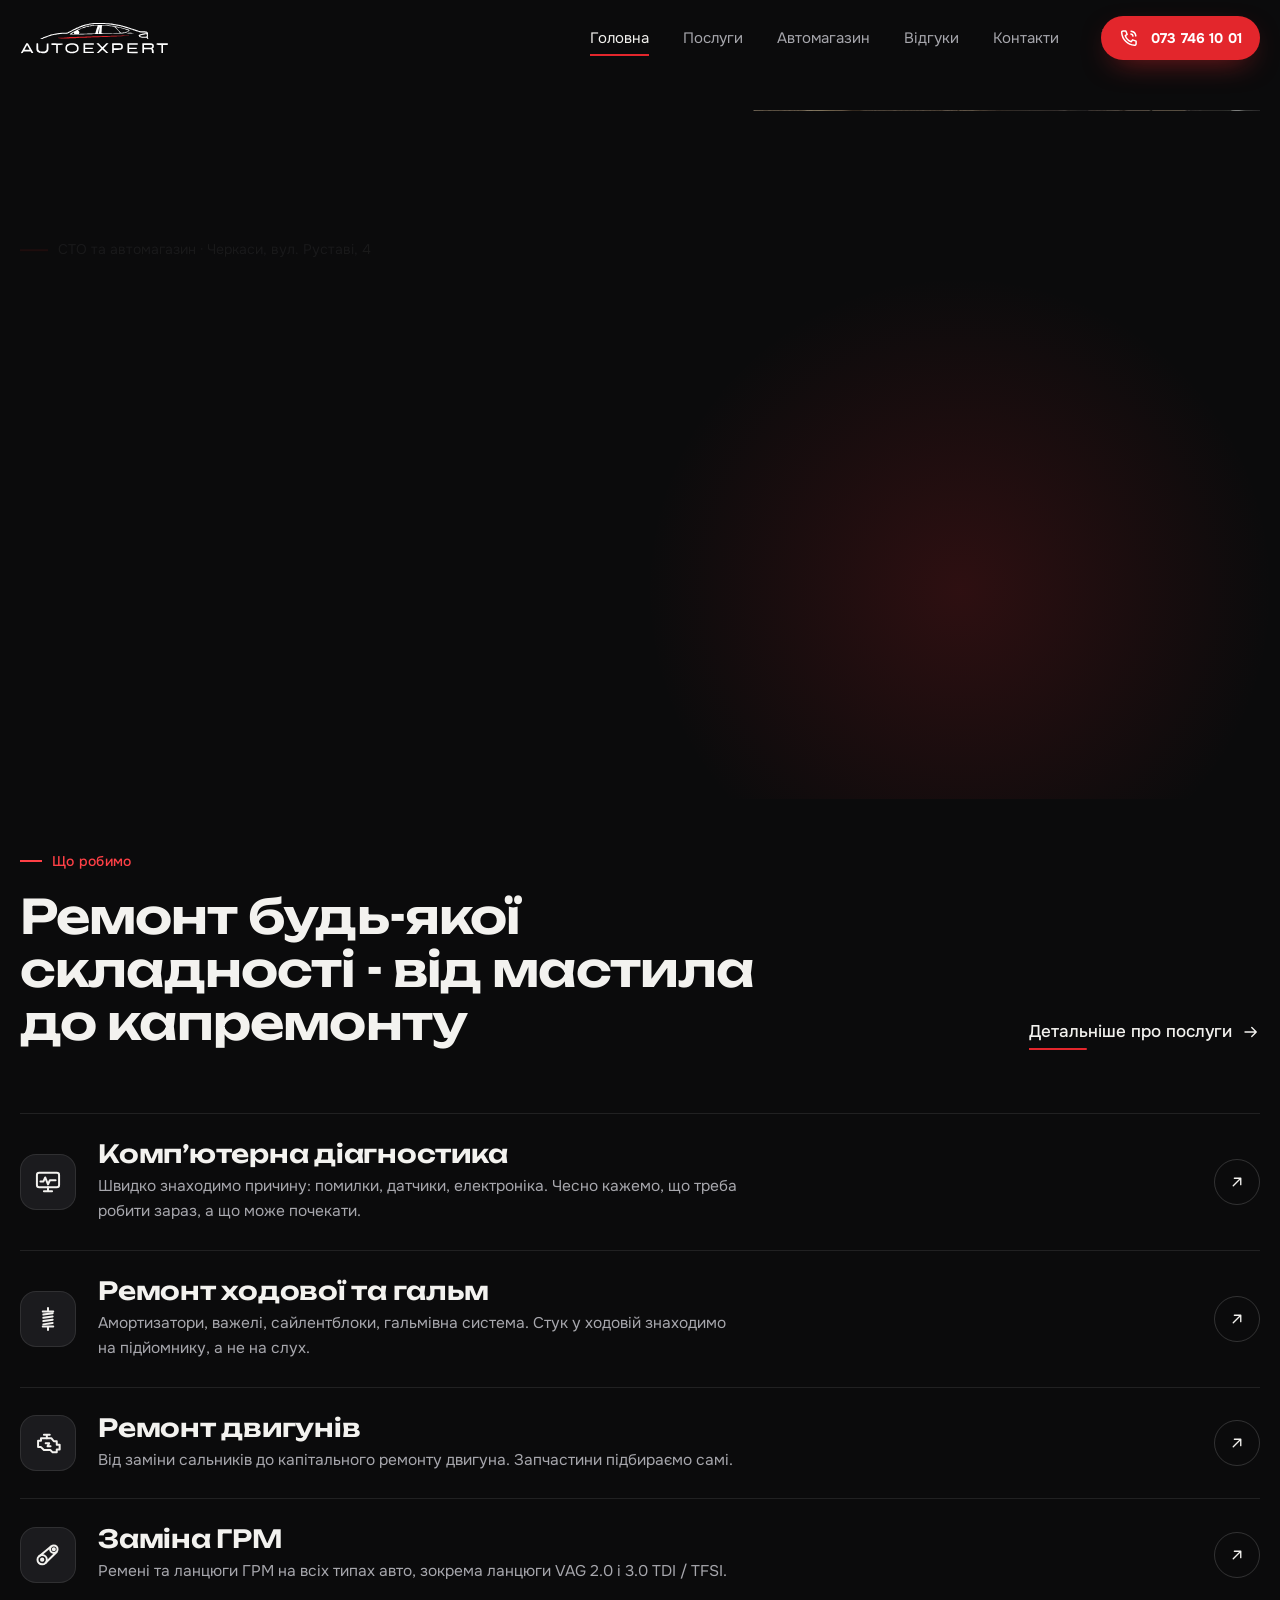
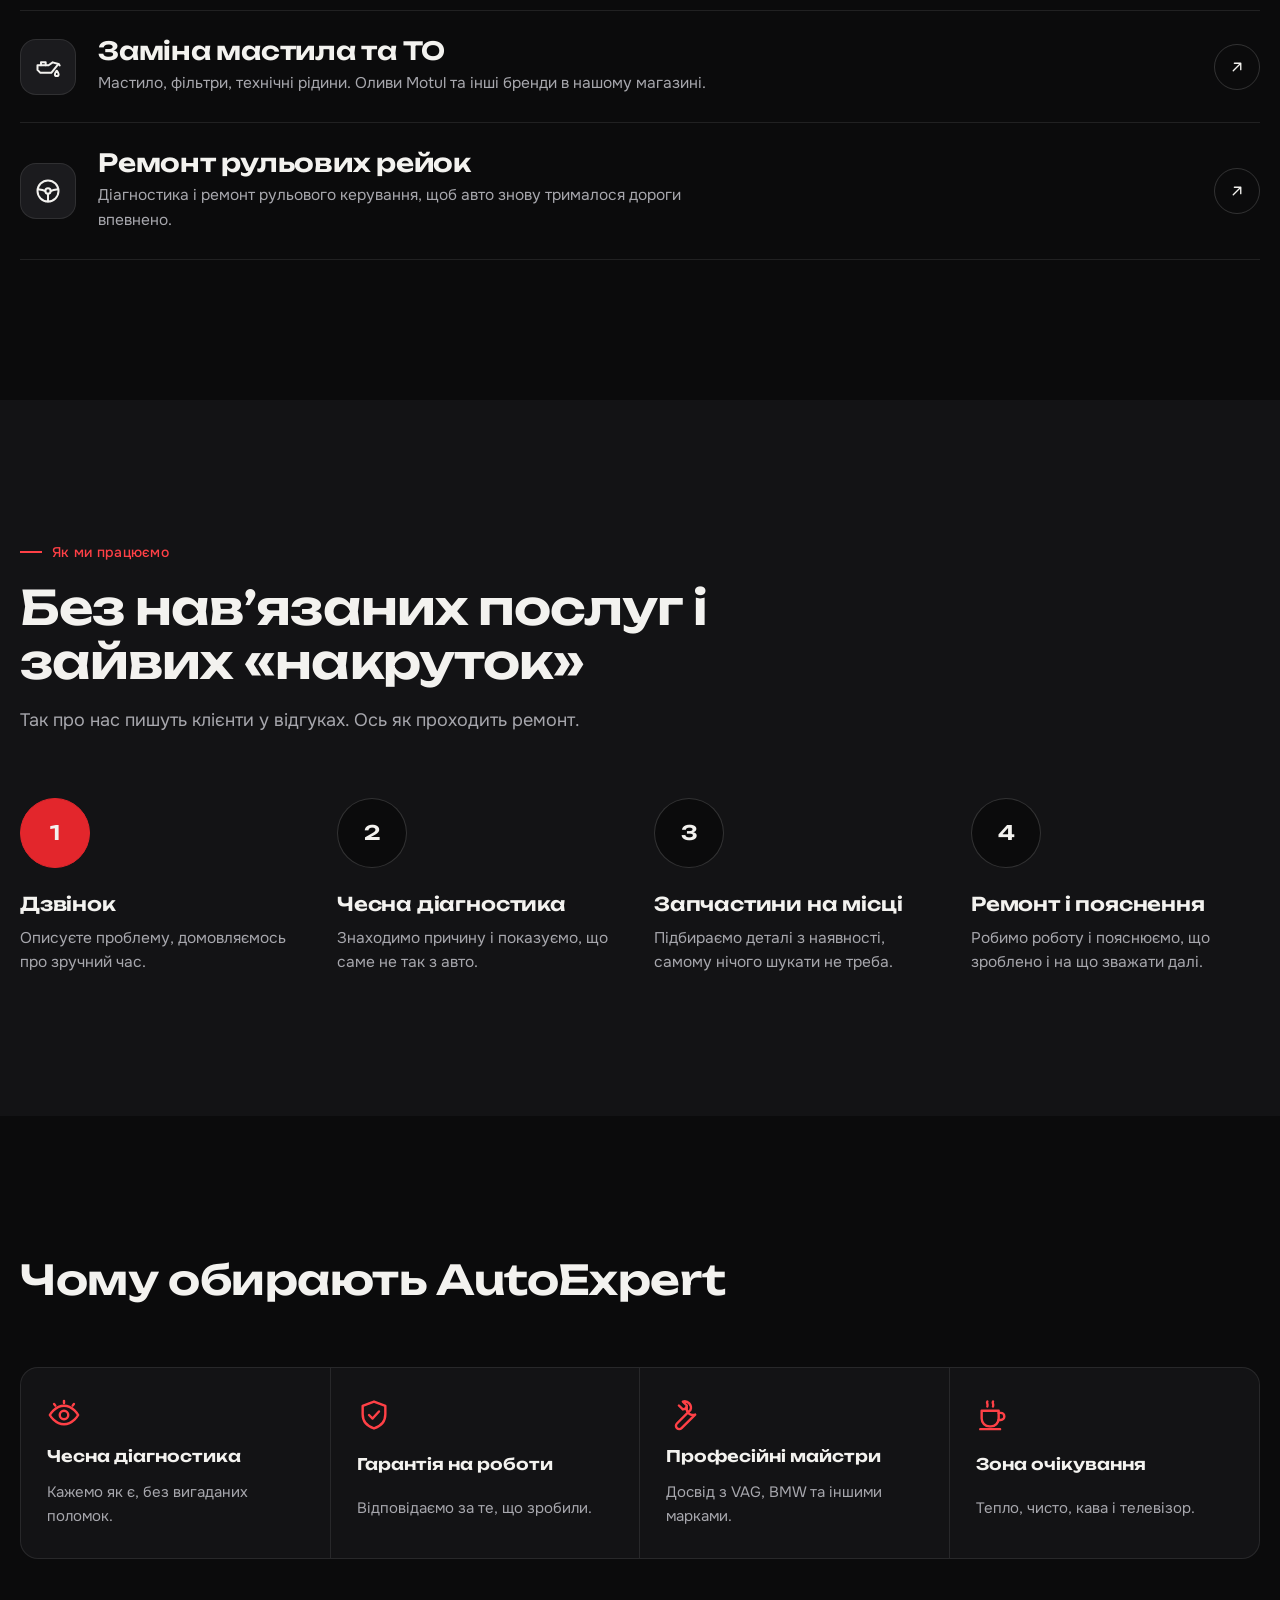
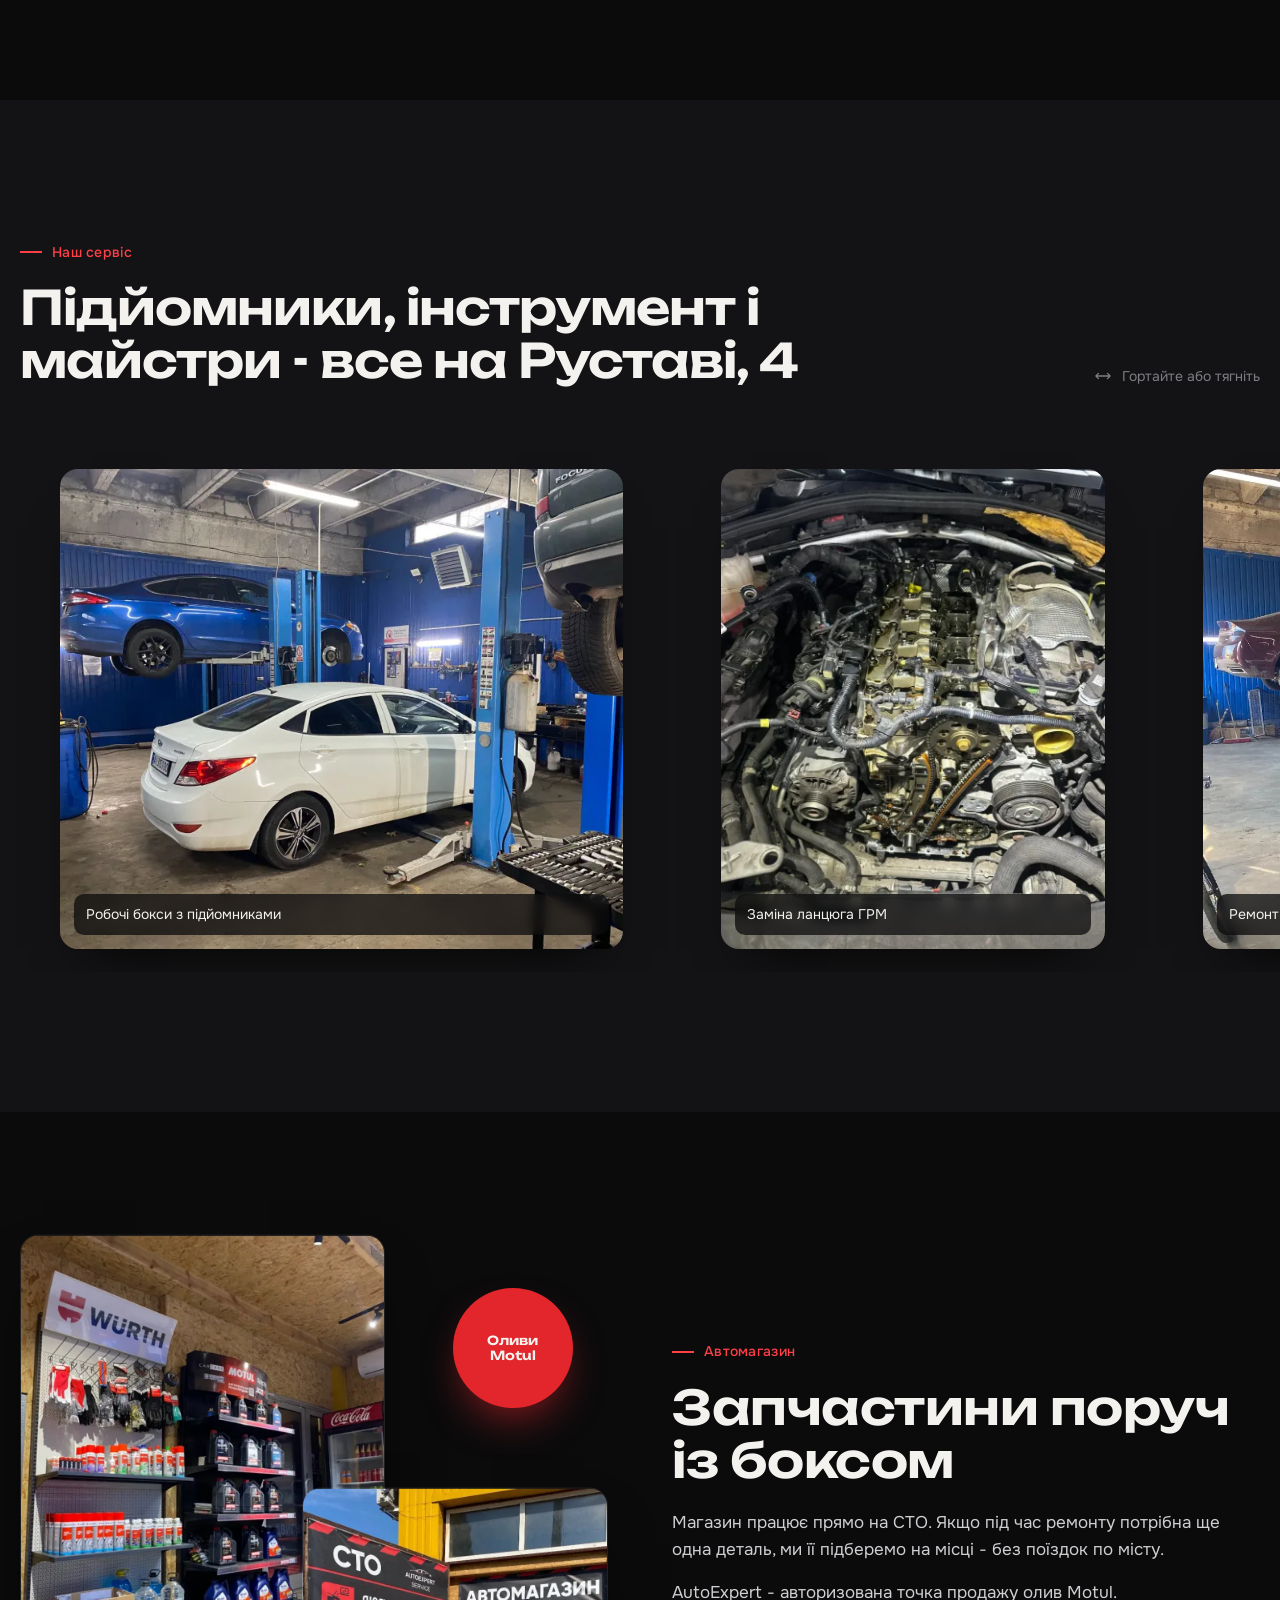
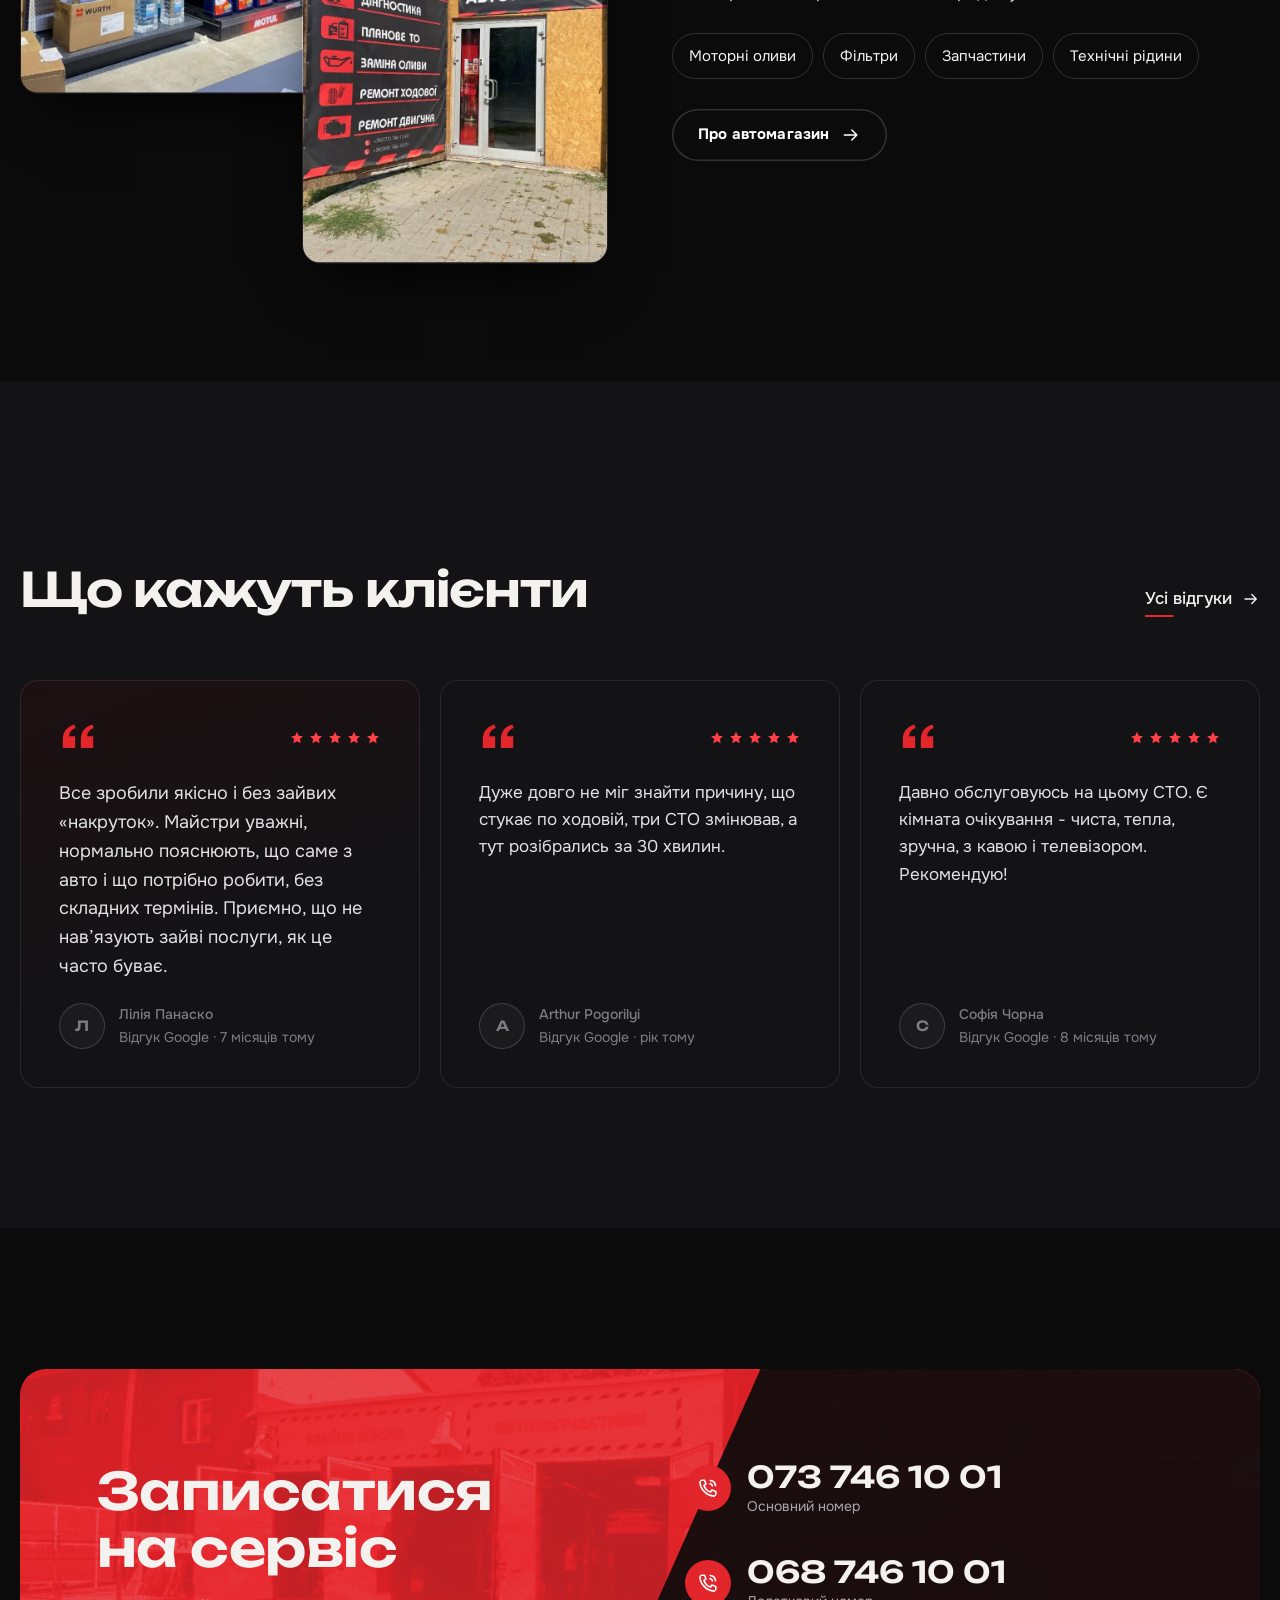
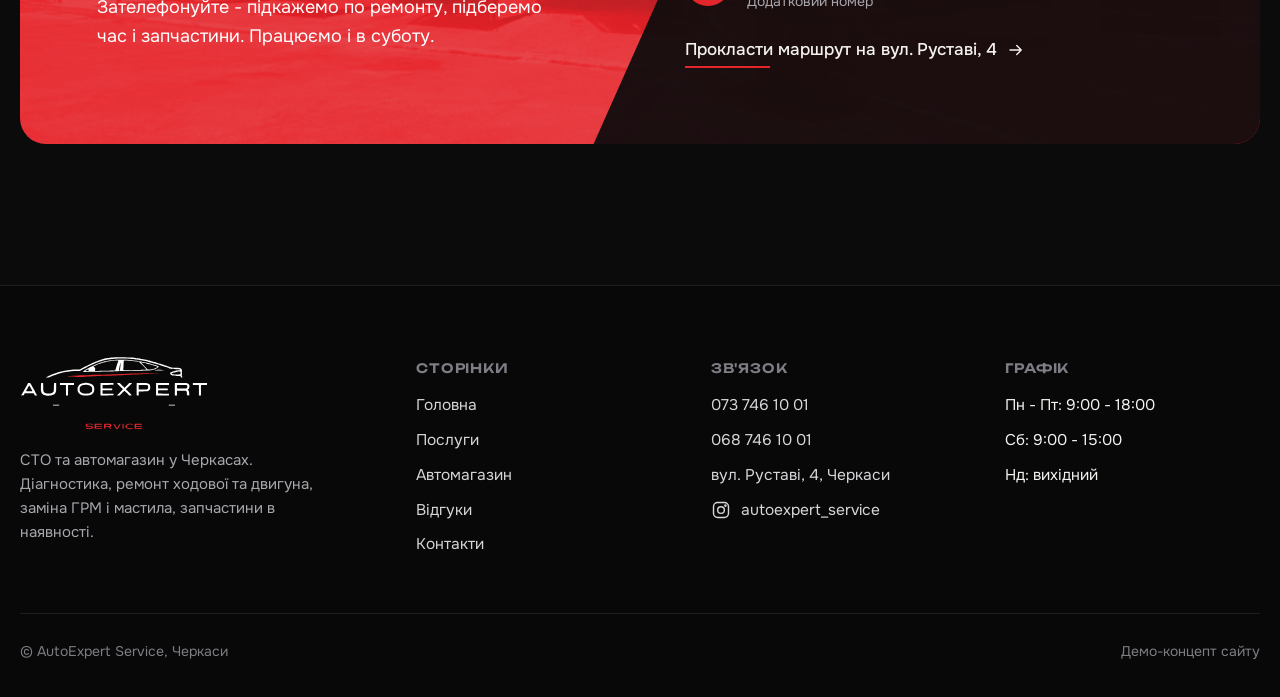
<file: index.html>
<!doctype html>
<html lang="uk">
<head>
<meta charset="utf-8">
<meta name="viewport" content="width=device-width, initial-scale=1">
<script>(function(d){if(!matchMedia("(prefers-reduced-motion: reduce)").matches){d.classList.add("js-anim");setTimeout(function(){d.classList.remove("js-anim")},3500)}})(document.documentElement)</script>
<title>AutoExpert Черкаси - СТО та автомагазин на Руставі, 4</title>
<meta name="description" content="СТО AutoExpert у Черкасах: комп’ютерна діагностика, ремонт ходової та двигуна, заміна ГРМ і мастила, автомагазин з оливами Motul. Тел. 073 746 10 01.">
<meta name="robots" content="noindex, nofollow">
<meta name="theme-color" content="#0b0b0c">
<meta property="og:type" content="website">
<meta property="og:locale" content="uk_UA">
<meta property="og:site_name" content="AutoExpert Черкаси">
<meta property="og:title" content="AutoExpert Черкаси - СТО та автомагазин на Руставі, 4">
<meta property="og:description" content="СТО AutoExpert у Черкасах: комп’ютерна діагностика, ремонт ходової та двигуна, заміна ГРМ і мастила, автомагазин з оливами Motul. Тел. 073 746 10 01.">
<meta property="og:url" content="https://konkos-design.github.io/autoexpert-cherkasy/">
<meta property="og:image" content="https://konkos-design.github.io/autoexpert-cherkasy/img/og-image.jpg">
<meta property="og:image:width" content="1200">
<meta property="og:image:height" content="630">
<meta property="og:image:alt" content="AutoExpert Service - СТО та автомагазин у Черкасах">
<meta name="twitter:card" content="summary_large_image">
<meta name="twitter:title" content="AutoExpert Черкаси - СТО та автомагазин на Руставі, 4">
<meta name="twitter:description" content="СТО AutoExpert у Черкасах: комп’ютерна діагностика, ремонт ходової та двигуна, заміна ГРМ і мастила, автомагазин з оливами Motul. Тел. 073 746 10 01.">
<meta name="twitter:image" content="https://konkos-design.github.io/autoexpert-cherkasy/img/og-image.jpg">
<link rel="icon" href="favicon.ico" sizes="any">
<link rel="icon" href="img/favicon.svg" type="image/svg+xml">
<link rel="apple-touch-icon" href="img/apple-touch-icon.png">
<link rel="preload" href="fonts/unbounded-cyrillic-600-normal.woff2" as="font" type="font/woff2" crossorigin>
<link rel="preload" href="fonts/onest-cyrillic-400-normal.woff2" as="font" type="font/woff2" crossorigin>
<link rel="stylesheet" href="css/style.css">
</head>
<body>
<a class="skip" href="#main">Перейти до змісту</a>
<header class="hdr">
  <div class="wrap hdr__in">
    <a class="hdr__logo" href="index.html" aria-label="AutoExpert Service - на головну"><img src="img/logo-h.svg" alt="AutoExpert Service" width="150" height="32"></a>
    <nav class="nav" aria-label="Головне меню"><a href="index.html" aria-current=page>Головна</a><a href="poslugy.html">Послуги</a><a href="magazyn.html">Автомагазин</a><a href="vidguky.html">Відгуки</a><a href="kontakty.html">Контакти</a></nav>
    <div class="hdr__cta">
      <a class="btn btn--sm" href="tel:+380737461001"><svg class="ic" aria-hidden="true"><use href="img/icons.svg#phone"/></svg><span>073 746 10 01</span></a>
      <button class="burger" type="button" aria-label="Відкрити меню" aria-expanded="false" aria-controls="mnav"><span></span><span></span><span></span></button>
    </div>
  </div>
</header>
<nav class="mnav" id="mnav" aria-label="Мобільне меню" aria-hidden="true">
  <a class="mnav__l" href="index.html" aria-current=page>Головна<svg class="ic" aria-hidden="true"><use href="img/icons.svg#arrow"/></svg></a><a class="mnav__l" href="poslugy.html">Послуги<svg class="ic" aria-hidden="true"><use href="img/icons.svg#arrow"/></svg></a><a class="mnav__l" href="magazyn.html">Автомагазин<svg class="ic" aria-hidden="true"><use href="img/icons.svg#arrow"/></svg></a><a class="mnav__l" href="vidguky.html">Відгуки<svg class="ic" aria-hidden="true"><use href="img/icons.svg#arrow"/></svg></a><a class="mnav__l" href="kontakty.html">Контакти<svg class="ic" aria-hidden="true"><use href="img/icons.svg#arrow"/></svg></a>
  <div class="mnav__foot">
    <a class="btn" href="tel:+380737461001"><svg class="ic" aria-hidden="true"><use href="img/icons.svg#phone"/></svg>Подзвонити 073 746 10 01</a>
    <a class="btn btn--ghost" href="tel:+380687461001"><svg class="ic" aria-hidden="true"><use href="img/icons.svg#phone"/></svg>068 746 10 01</a>
    <p>Черкаси, вул. Руставі, 4</p>
  </div>
</nav>
<main id="main">
<section class="hero">
  <div class="hero__bg" aria-hidden="true"></div>
  <div class="wrap hero__grid">
    <div>
      <p class="hero__cap"><i aria-hidden="true"></i>СТО та автомагазин · Черкаси, вул. Руставі, 4</p>
      <h1><span class="ln"><span>Експертний</span></span><span class="ln"><span>догляд <em>вашого</em></span></span><span class="ln"><span><em>авто</em></span></span></h1>
      <p class="hero__lead">Комп’ютерна діагностика, ремонт ходової та двигуна, заміна ГРМ і мастила. Запчастини в наявності на місці, тож не треба нічого шукати самому.</p>
      <div class="hero__cta">
        <a class="btn" href="tel:+380737461001"><svg class="ic" aria-hidden="true"><use href="img/icons.svg#phone"/></svg>Подзвонити 073 746 10 01</a>
        <a class="btn btn--ghost" href="poslugy.html">Усі послуги<svg class="ic" aria-hidden="true"><use href="img/icons.svg#arrow"/></svg></a>
      </div>
    </div>
    <div class="hero__media">
      <div class="hero__photo-wrap">
        <div class="hero__photo"><img src="img/hero.webp" srcset="img/hero-820.webp 820w, img/hero.webp 1600w" sizes="(max-width:900px) 100vw, 50vw" alt="Робоча зона СТО AutoExpert: авто на підйомниках, майстер за роботою" width="1600" height="1200" fetchpriority="high"></div>
        <span class="hero__tag"><b>Працюємо в суботу</b>Сб 9:00 - 15:00</span>
      </div>
      <span class="hero__stripe" aria-hidden="true"></span>
      <svg class="hero__car" viewBox="262 40 1370 220" aria-hidden="true"><path class="fl" d="M 961.500 52.010 C 939.707 53.239, 895.184 57.875, 890.165 59.438 C 889.249 59.723, 885.575 60.394, 882 60.930 C 865.995 63.328, 840.404 69.440, 822 75.259 C 816.775 76.911, 811.150 78.615, 809.500 79.045 C 804.563 80.333, 781.909 88.564, 776 91.218 C 772.975 92.576, 768.925 94.276, 767 94.994 C 765.075 95.712, 762.150 96.854, 760.500 97.530 C 758.850 98.207, 755.025 99.741, 752 100.940 C 745.470 103.527, 743.190 104.543, 732 109.848 C 727.325 112.065, 719.225 115.901, 714 118.374 C 708.775 120.846, 702.925 123.791, 701 124.917 C 697.307 127.077, 684.570 133, 683.617 133 C 683.309 133, 679.632 135.025, 675.446 137.500 C 671.260 139.975, 667.432 142, 666.939 142 C 665.754 142, 638.097 156.352, 621 165.838 C 605.849 174.245, 606.962 173.993, 584.651 174.069 C 531.998 174.249, 480.668 179.634, 437 189.558 C 431.225 190.871, 424.250 192.423, 421.500 193.007 C 405.973 196.308, 358.173 212.353, 337.500 221.203 C 330.350 224.265, 323.375 227.098, 322 227.501 C 313.972 229.850, 272.769 249.818, 273.502 251.003 C 273.866 251.592, 280.106 252, 288.745 252 C 301.979 252, 303.573 251.810, 305.493 250.006 C 306.660 248.910, 315.239 245.035, 324.558 241.397 C 388.642 216.372, 414.913 207.881, 454 199.562 C 467.335 196.724, 491.291 193.234, 506 191.985 C 512.325 191.449, 521.550 190.594, 526.500 190.087 C 531.450 189.579, 551.700 188.661, 571.500 188.046 C 607.365 186.932, 612.520 186.555, 614.590 184.895 C 615.190 184.414, 618.115 182.729, 621.090 181.150 C 635.216 173.657, 644.318 168.847, 653.500 164.022 C 659 161.133, 663.950 158.415, 664.500 157.983 C 665.050 157.551, 669.550 155.212, 674.500 152.785 C 679.450 150.357, 691.375 144.500, 701 139.769 C 724.015 128.456, 748.397 117, 749.460 117 C 749.680 117, 752.704 115.727, 756.180 114.170 C 759.656 112.614, 764.300 110.635, 766.500 109.773 C 768.700 108.912, 773.875 106.843, 778 105.176 C 793.734 98.818, 800.269 96.496, 822 89.539 C 831.069 86.636, 846.866 82.411, 857.500 80.044 C 863 78.819, 869.689 77.183, 872.365 76.409 C 875.040 75.634, 878.643 75, 880.371 75 C 882.099 75, 885.072 74.553, 886.977 74.007 C 890.402 73.024, 905.998 70.757, 921.500 68.988 C 925.900 68.486, 942.100 67.124, 957.500 65.961 C 1001.606 62.629, 1079.746 64.090, 1121 69.018 C 1126.225 69.642, 1133.200 70.330, 1136.500 70.547 C 1143.533 71.009, 1152.665 72.360, 1159 73.875 C 1161.475 74.467, 1165.528 74.962, 1168.007 74.976 C 1170.485 74.989, 1174.085 75.460, 1176.007 76.023 C 1179.158 76.945, 1187.072 78.224, 1207.375 81.092 C 1211.156 81.626, 1215.064 82.499, 1216.059 83.032 C 1217.054 83.564, 1219.071 84, 1220.541 84 C 1222.011 84, 1226.203 84.639, 1229.857 85.421 C 1233.511 86.203, 1239.200 87.361, 1242.500 87.996 C 1259.848 91.332, 1277.068 95.124, 1281.500 96.583 C 1284.250 97.488, 1288.300 98.598, 1290.500 99.049 C 1301.716 101.349, 1364.700 119.457, 1381 125.069 C 1385.213 126.519, 1387.750 127.325, 1409 133.959 C 1418.075 136.792, 1429.273 140.492, 1433.883 142.181 C 1438.494 143.870, 1444.344 145.832, 1446.883 146.541 C 1449.423 147.251, 1452.850 148.326, 1454.500 148.930 C 1456.150 149.535, 1463.575 151.998, 1471 154.404 C 1478.425 156.810, 1485.625 159.243, 1487 159.810 C 1488.375 160.378, 1492.875 161.805, 1497 162.982 C 1501.125 164.159, 1506.686 165.805, 1509.358 166.640 C 1515.368 168.519, 1529.544 169.732, 1560 170.973 C 1580.603 171.813, 1596.993 173.659, 1598.663 175.329 C 1600.712 177.379, 1596.517 178.569, 1580.500 180.483 C 1564.492 182.395, 1554.776 184.062, 1552.500 185.289 C 1551.400 185.881, 1548.700 186.680, 1546.500 187.065 C 1530.482 189.863, 1505.711 198.561, 1501.356 202.917 C 1499.108 205.165, 1498.850 206.084, 1499.330 210.138 C 1500.356 218.804, 1506.026 225.928, 1515.894 230.951 C 1525.965 236.077, 1528.205 236.331, 1564.891 236.503 C 1597.520 236.656, 1599.355 236.762, 1600.722 238.582 C 1602.157 240.491, 1605.262 246.917, 1606.360 250.250 C 1606.831 251.679, 1608.135 252, 1613.469 252 C 1621.493 252, 1621.615 251.474, 1616.395 239.322 C 1612.613 230.517, 1612.605 230.387, 1615.029 219 C 1615.929 214.773, 1615.922 211.532, 1614.999 205 C 1613.987 197.838, 1614.038 195.556, 1615.319 190.500 C 1618.418 178.276, 1613.898 167.984, 1603 162.452 C 1596.476 159.140, 1586.827 158.030, 1556.207 157.072 C 1521.456 155.985, 1522.010 156.064, 1495 148.301 C 1491.975 147.432, 1487.025 145.729, 1484 144.517 C 1480.975 143.306, 1467.025 138.574, 1453 134.003 C 1438.975 129.431, 1426.082 125.086, 1424.349 124.346 C 1422.616 123.605, 1420.759 123, 1420.223 123 C 1419.687 123, 1411.880 120.580, 1402.874 117.623 C 1393.868 114.666, 1381.100 110.586, 1374.500 108.557 C 1367.900 106.528, 1361.375 104.475, 1360 103.996 C 1358.625 103.517, 1356.007 102.830, 1354.183 102.468 C 1352.358 102.107, 1349.658 101.182, 1348.183 100.412 C 1346.707 99.642, 1344.865 99.010, 1344.088 99.006 C 1342.667 99, 1337.845 97.667, 1324 93.454 C 1319.875 92.198, 1315.375 90.945, 1314 90.668 C 1312.625 90.391, 1307.225 89.067, 1302 87.726 C 1296.775 86.385, 1291.375 85.025, 1290 84.703 C 1288.625 84.382, 1283.900 83.170, 1279.500 82.010 C 1271 79.770, 1263.750 78.190, 1250 75.580 C 1245.325 74.692, 1240.756 73.732, 1239.847 73.447 C 1238.937 73.161, 1235.787 72.519, 1232.847 72.020 C 1229.906 71.521, 1218.725 69.559, 1208 67.660 C 1197.275 65.760, 1183.325 63.463, 1177 62.554 C 1170.675 61.646, 1161.675 60.274, 1157 59.506 C 1152.325 58.738, 1144.675 57.852, 1140 57.538 C 1135.325 57.223, 1128.800 56.535, 1125.500 56.008 C 1101.363 52.153, 1001.931 49.729, 961.500 52.010 M 967.500 76.605 C 966.400 76.825, 955.825 77.685, 944 78.515 C 932.175 79.344, 918.450 80.659, 913.500 81.437 C 908.550 82.215, 901.575 83.313, 898 83.876 C 886.699 85.658, 863.041 90.689, 855 93.020 C 853.075 93.578, 845.650 95.654, 838.500 97.634 C 815.900 103.892, 807.740 106.565, 801.421 109.780 C 799.265 110.877, 794.575 112.685, 791 113.799 C 775.811 118.528, 745.023 131.537, 729 139.995 C 728.175 140.430, 722.775 143.183, 717 146.111 C 711.225 149.039, 703.125 153.474, 699 155.967 C 694.875 158.460, 689.250 161.589, 686.500 162.919 C 677.973 167.046, 641.615 190.196, 640.287 192.345 C 639.996 192.816, 640.724 194.169, 641.906 195.351 C 644.023 197.468, 644.573 197.500, 679.277 197.500 C 725.648 197.500, 843.256 195.201, 858.527 193.996 C 865.141 193.475, 890.116 192.805, 914.027 192.509 C 937.937 192.212, 963.575 191.517, 971 190.965 C 978.425 190.412, 1010.150 189.487, 1041.500 188.908 C 1072.850 188.330, 1100.075 187.704, 1102 187.516 C 1103.925 187.329, 1128 186.906, 1155.500 186.578 C 1183 186.249, 1211.800 185.505, 1219.500 184.924 C 1227.200 184.344, 1245.875 183.467, 1261 182.975 C 1310.278 181.372, 1324.783 179.229, 1349 169.968 C 1363.546 164.406, 1372.900 158.700, 1382.304 149.653 C 1387.282 144.864, 1387.958 143.791, 1387.058 142.108 C 1385.985 140.104, 1367.471 133.560, 1340 125.475 C 1333.125 123.452, 1325.250 121.133, 1322.500 120.321 C 1319.750 119.509, 1315.659 118.457, 1313.409 117.983 C 1311.159 117.508, 1305.309 116.022, 1300.409 114.680 C 1295.509 113.338, 1285.200 110.817, 1277.500 109.079 C 1269.800 107.340, 1261.700 105.464, 1259.500 104.909 C 1252.870 103.236, 1242.966 101.107, 1234.500 99.534 C 1230.100 98.717, 1223.125 97.334, 1219 96.461 C 1214.875 95.588, 1208.800 94.487, 1205.500 94.015 C 1202.200 93.544, 1192.782 91.997, 1184.572 90.579 C 1176.361 89.160, 1167.979 88, 1165.945 88 C 1163.910 88, 1159.153 87.362, 1155.373 86.581 C 1143.866 84.206, 1104.174 80.225, 1068.500 77.867 C 1051.471 76.742, 971.780 75.746, 967.500 76.605 M 960.500 85.069 C 942.830 86.015, 923.508 87.709, 915.603 89.006 C 895.395 92.321, 890.140 93.167, 887 93.610 C 885.075 93.881, 881.925 94.511, 880 95.008 C 878.075 95.506, 870.425 97.335, 863 99.072 C 855.575 100.810, 848.022 102.854, 846.216 103.616 C 844.410 104.377, 842.348 105, 841.634 105 C 839.956 105, 830.155 107.983, 811.737 114.098 C 803.617 116.794, 796.338 119, 795.560 119 C 794.782 119, 791.124 120.575, 787.431 122.500 C 783.737 124.425, 780.285 126, 779.759 126 C 778.765 126, 776.464 126.982, 764.212 132.637 C 760.203 134.486, 756.292 136, 755.521 136 C 754.749 136, 753.861 136.415, 753.548 136.923 C 753.234 137.431, 751.745 138.128, 750.239 138.472 C 747.032 139.206, 742.672 142.551, 743.161 143.903 C 743.347 144.418, 745.705 146.339, 748.399 148.170 C 758.411 154.975, 762.225 165.711, 758.997 178 C 758.347 180.475, 757.582 183.963, 757.298 185.750 L 756.781 189 765.455 189 C 770.226 189, 783.888 188.567, 795.815 188.038 C 807.742 187.508, 833.250 186.822, 852.500 186.512 C 871.750 186.202, 892.450 185.552, 898.500 185.068 C 904.550 184.584, 916.925 184.141, 926 184.083 C 947.933 183.944, 956.566 183.151, 958.345 181.115 C 959.121 180.227, 961.422 172.750, 963.458 164.500 C 970.520 135.890, 977.735 112.940, 984.988 96.007 C 990.646 82.797, 991.962 83.385, 960.500 85.069 M 1042.576 86.111 C 1041.847 88.278, 1040.017 114.417, 1039.014 137 C 1038.010 159.611, 1037.171 172.064, 1036.369 176.245 C 1035.455 181.016, 1036.512 181.080, 1097.813 179.989 C 1211.783 177.960, 1262.299 176.034, 1264.707 173.627 C 1265.560 172.774, 1260.092 165.826, 1250.817 155.978 C 1248.993 154.042, 1243.900 148.486, 1239.500 143.632 C 1229.416 132.508, 1224.979 128.051, 1214.831 118.857 C 1210.364 114.811, 1203.963 108.904, 1200.605 105.730 C 1197.247 102.557, 1193.600 99.765, 1192.500 99.526 C 1190.436 99.078, 1161.880 94.758, 1149.500 93.022 C 1111.098 87.635, 1043.533 83.268, 1042.576 86.111 M 1212 103.870 C 1212 104.476, 1218.887 111.841, 1227.304 120.236 C 1243.199 136.089, 1259.189 153.375, 1269.484 165.836 C 1272.775 169.820, 1276.542 173.349, 1277.855 173.678 C 1282.919 174.950, 1320.263 170.611, 1332.500 167.330 C 1356.342 160.938, 1378.689 147.038, 1371.311 143.191 C 1369.494 142.244, 1349.597 136.332, 1336.500 132.849 C 1332.650 131.825, 1326.575 130.028, 1323 128.855 C 1319.425 127.683, 1314.925 126.383, 1313 125.968 C 1311.075 125.553, 1304.325 123.778, 1298 122.024 C 1291.675 120.269, 1284.475 118.436, 1282 117.949 C 1279.525 117.462, 1275.025 116.408, 1272 115.607 C 1268.975 114.807, 1263.800 113.481, 1260.500 112.662 C 1253.885 111.020, 1229.365 106.131, 1221.500 104.887 C 1218.750 104.452, 1215.487 103.797, 1214.250 103.431 C 1212.875 103.025, 1212 103.196, 1212 103.870 M 1009 108.171 C 1009 110.465, 1008.378 113.053, 1007.617 113.921 C 1006.309 115.414, 1005.788 117.533, 1002.560 134.500 C 1000.998 142.709, 999.325 150.711, 997.858 157 C 996.350 163.461, 994.793 173.848, 994.635 178.500 L 994.500 182.500 998.959 182.500 C 1004.275 182.500, 1004.568 181.741, 1005.530 165.500 C 1005.856 160, 1006.753 151.450, 1007.524 146.500 C 1008.295 141.550, 1009.147 132.775, 1009.416 127 C 1009.685 121.225, 1010.216 113.688, 1010.595 110.250 C 1011.083 105.828, 1010.951 104, 1010.142 104 C 1009.468 104, 1009 105.710, 1009 108.171 M 686.784 171.956 C 685.354 173.080, 683.880 174, 683.509 174 C 681.674 174, 660.965 187.394, 661.289 188.371 C 661.733 189.706, 691.774 190.467, 693.745 189.193 C 694.679 188.589, 694.804 186.160, 694.245 179.444 C 693.409 169.401, 691.925 167.912, 686.784 171.956 M 1368 177.997 C 1363.325 179.602, 1357.849 180.934, 1355.832 180.957 C 1349.107 181.036, 1346.547 183.259, 1351.939 184.338 C 1356.344 185.219, 1429.769 182.243, 1435.860 180.937 C 1438.763 180.314, 1440.877 179.544, 1440.558 179.225 C 1440.240 178.906, 1429.521 178.032, 1416.739 177.282 C 1374.143 174.782, 1377.512 174.732, 1368 177.997 M 1588 193.002 C 1583.325 193.391, 1576.800 194.248, 1573.500 194.907 C 1560.356 197.532, 1544.064 201.362, 1536 203.722 C 1531.325 205.091, 1525.700 206.688, 1523.500 207.272 C 1518.695 208.546, 1515 210.787, 1515 212.428 C 1515 214.494, 1520.311 218.789, 1525 220.515 C 1534.143 223.879, 1591.765 224.337, 1597.825 221.094 C 1600.939 219.427, 1602 216.799, 1602 210.749 C 1602 200.639, 1599.539 191.492, 1597 192.163 C 1596.725 192.235, 1592.675 192.613, 1588 193.002 " fill="#fff" fill-rule="evenodd"/><path class="fl" d="M 1325.917 209.416 C 1325.688 209.644, 1303.450 210.112, 1276.500 210.456 C 1249.550 210.800, 1217.150 211.500, 1204.500 212.013 C 1191.850 212.525, 1164.175 213.210, 1143 213.534 C 1121.825 213.858, 1098.425 214.572, 1091 215.119 C 1083.575 215.667, 1057.250 216.506, 1032.500 216.984 C 1007.750 217.462, 976.925 218.329, 964 218.911 C 951.075 219.493, 917.325 220.658, 889 221.501 C 860.675 222.343, 825.800 223.464, 811.500 223.990 C 797.200 224.516, 775.375 225.201, 763 225.512 C 750.625 225.823, 732.400 226.519, 722.500 227.058 C 712.600 227.598, 691.675 228.475, 676 229.007 C 660.325 229.540, 638.950 230.421, 628.500 230.966 C 618.050 231.510, 604.100 232.170, 597.500 232.432 C 581.012 233.086, 538.069 235.729, 523.500 236.987 C 516.900 237.557, 507.364 238.018, 502.309 238.011 C 497.254 238.005, 492.875 238.393, 492.578 238.874 C 491.951 239.888, 496.360 240.499, 515 241.982 C 547.341 244.556, 555.718 245.108, 576.500 246.033 C 616.748 247.825, 614.996 247.867, 660.500 244.041 C 667.100 243.486, 680.244 243.025, 689.709 243.016 C 699.174 243.007, 710.199 242.552, 714.209 242.004 C 718.219 241.456, 733.425 240.561, 748 240.016 C 762.575 239.471, 786.425 238.578, 801 238.032 C 815.575 237.486, 836.950 236.536, 848.500 235.921 C 860.050 235.305, 883.450 234.428, 900.500 233.972 C 917.550 233.516, 939.375 232.667, 949 232.085 C 966.768 231.012, 1017.104 228.753, 1062.500 226.992 C 1089.389 225.949, 1123.954 224.363, 1138.500 223.504 C 1143.450 223.211, 1159.200 222.559, 1173.500 222.053 C 1187.800 221.548, 1209.400 220.620, 1221.500 219.991 C 1233.600 219.362, 1246.650 218.698, 1250.500 218.515 C 1254.350 218.333, 1266.950 217.678, 1278.500 217.061 C 1328.377 214.397, 1339.568 213.831, 1358.196 213.030 C 1378.558 212.154, 1384 211.498, 1384 209.921 C 1384 209.032, 1326.799 208.535, 1325.917 209.416 " fill="#e3262c" fill-rule="evenodd"/><path class="st" d="M 961.500 52.010 C 939.707 53.239, 895.184 57.875, 890.165 59.438 C 889.249 59.723, 885.575 60.394, 882 60.930 C 865.995 63.328, 840.404 69.440, 822 75.259 C 816.775 76.911, 811.150 78.615, 809.500 79.045 C 804.563 80.333, 781.909 88.564, 776 91.218 C 772.975 92.576, 768.925 94.276, 767 94.994 C 765.075 95.712, 762.150 96.854, 760.500 97.530 C 758.850 98.207, 755.025 99.741, 752 100.940 C 745.470 103.527, 743.190 104.543, 732 109.848 C 727.325 112.065, 719.225 115.901, 714 118.374 C 708.775 120.846, 702.925 123.791, 701 124.917 C 697.307 127.077, 684.570 133, 683.617 133 C 683.309 133, 679.632 135.025, 675.446 137.500 C 671.260 139.975, 667.432 142, 666.939 142 C 665.754 142, 638.097 156.352, 621 165.838 C 605.849 174.245, 606.962 173.993, 584.651 174.069 C 531.998 174.249, 480.668 179.634, 437 189.558 C 431.225 190.871, 424.250 192.423, 421.500 193.007 C 405.973 196.308, 358.173 212.353, 337.500 221.203 C 330.350 224.265, 323.375 227.098, 322 227.501 C 313.972 229.850, 272.769 249.818, 273.502 251.003 C 273.866 251.592, 280.106 252, 288.745 252 C 301.979 252, 303.573 251.810, 305.493 250.006 C 306.660 248.910, 315.239 245.035, 324.558 241.397 C 388.642 216.372, 414.913 207.881, 454 199.562 C 467.335 196.724, 491.291 193.234, 506 191.985 C 512.325 191.449, 521.550 190.594, 526.500 190.087 C 531.450 189.579, 551.700 188.661, 571.500 188.046 C 607.365 186.932, 612.520 186.555, 614.590 184.895 C 615.190 184.414, 618.115 182.729, 621.090 181.150 C 635.216 173.657, 644.318 168.847, 653.500 164.022 C 659 161.133, 663.950 158.415, 664.500 157.983 C 665.050 157.551, 669.550 155.212, 674.500 152.785 C 679.450 150.357, 691.375 144.500, 701 139.769 C 724.015 128.456, 748.397 117, 749.460 117 C 749.680 117, 752.704 115.727, 756.180 114.170 C 759.656 112.614, 764.300 110.635, 766.500 109.773 C 768.700 108.912, 773.875 106.843, 778 105.176 C 793.734 98.818, 800.269 96.496, 822 89.539 C 831.069 86.636, 846.866 82.411, 857.500 80.044 C 863 78.819, 869.689 77.183, 872.365 76.409 C 875.040 75.634, 878.643 75, 880.371 75 C 882.099 75, 885.072 74.553, 886.977 74.007 C 890.402 73.024, 905.998 70.757, 921.500 68.988 C 925.900 68.486, 942.100 67.124, 957.500 65.961 C 1001.606 62.629, 1079.746 64.090, 1121 69.018 C 1126.225 69.642, 1133.200 70.330, 1136.500 70.547 C 1143.533 71.009, 1152.665 72.360, 1159 73.875 C 1161.475 74.467, 1165.528 74.962, 1168.007 74.976 C 1170.485 74.989, 1174.085 75.460, 1176.007 76.023 C 1179.158 76.945, 1187.072 78.224, 1207.375 81.092 C 1211.156 81.626, 1215.064 82.499, 1216.059 83.032 C 1217.054 83.564, 1219.071 84, 1220.541 84 C 1222.011 84, 1226.203 84.639, 1229.857 85.421 C 1233.511 86.203, 1239.200 87.361, 1242.500 87.996 C 1259.848 91.332, 1277.068 95.124, 1281.500 96.583 C 1284.250 97.488, 1288.300 98.598, 1290.500 99.049 C 1301.716 101.349, 1364.700 119.457, 1381 125.069 C 1385.213 126.519, 1387.750 127.325, 1409 133.959 C 1418.075 136.792, 1429.273 140.492, 1433.883 142.181 C 1438.494 143.870, 1444.344 145.832, 1446.883 146.541 C 1449.423 147.251, 1452.850 148.326, 1454.500 148.930 C 1456.150 149.535, 1463.575 151.998, 1471 154.404 C 1478.425 156.810, 1485.625 159.243, 1487 159.810 C 1488.375 160.378, 1492.875 161.805, 1497 162.982 C 1501.125 164.159, 1506.686 165.805, 1509.358 166.640 C 1515.368 168.519, 1529.544 169.732, 1560 170.973 C 1580.603 171.813, 1596.993 173.659, 1598.663 175.329 C 1600.712 177.379, 1596.517 178.569, 1580.500 180.483 C 1564.492 182.395, 1554.776 184.062, 1552.500 185.289 C 1551.400 185.881, 1548.700 186.680, 1546.500 187.065 C 1530.482 189.863, 1505.711 198.561, 1501.356 202.917 C 1499.108 205.165, 1498.850 206.084, 1499.330 210.138 C 1500.356 218.804, 1506.026 225.928, 1515.894 230.951 C 1525.965 236.077, 1528.205 236.331, 1564.891 236.503 C 1597.520 236.656, 1599.355 236.762, 1600.722 238.582 C 1602.157 240.491, 1605.262 246.917, 1606.360 250.250 C 1606.831 251.679, 1608.135 252, 1613.469 252 C 1621.493 252, 1621.615 251.474, 1616.395 239.322 C 1612.613 230.517, 1612.605 230.387, 1615.029 219 C 1615.929 214.773, 1615.922 211.532, 1614.999 205 C 1613.987 197.838, 1614.038 195.556, 1615.319 190.500 C 1618.418 178.276, 1613.898 167.984, 1603 162.452 C 1596.476 159.140, 1586.827 158.030, 1556.207 157.072 C 1521.456 155.985, 1522.010 156.064, 1495 148.301 C 1491.975 147.432, 1487.025 145.729, 1484 144.517 C 1480.975 143.306, 1467.025 138.574, 1453 134.003 C 1438.975 129.431, 1426.082 125.086, 1424.349 124.346 C 1422.616 123.605, 1420.759 123, 1420.223 123 C 1419.687 123, 1411.880 120.580, 1402.874 117.623 C 1393.868 114.666, 1381.100 110.586, 1374.500 108.557 C 1367.900 106.528, 1361.375 104.475, 1360 103.996 C 1358.625 103.517, 1356.007 102.830, 1354.183 102.468 C 1352.358 102.107, 1349.658 101.182, 1348.183 100.412 C 1346.707 99.642, 1344.865 99.010, 1344.088 99.006 C 1342.667 99, 1337.845 97.667, 1324 93.454 C 1319.875 92.198, 1315.375 90.945, 1314 90.668 C 1312.625 90.391, 1307.225 89.067, 1302 87.726 C 1296.775 86.385, 1291.375 85.025, 1290 84.703 C 1288.625 84.382, 1283.900 83.170, 1279.500 82.010 C 1271 79.770, 1263.750 78.190, 1250 75.580 C 1245.325 74.692, 1240.756 73.732, 1239.847 73.447 C 1238.937 73.161, 1235.787 72.519, 1232.847 72.020 C 1229.906 71.521, 1218.725 69.559, 1208 67.660 C 1197.275 65.760, 1183.325 63.463, 1177 62.554 C 1170.675 61.646, 1161.675 60.274, 1157 59.506 C 1152.325 58.738, 1144.675 57.852, 1140 57.538 C 1135.325 57.223, 1128.800 56.535, 1125.500 56.008 C 1101.363 52.153, 1001.931 49.729, 961.500 52.010 " stroke="#fff" stroke-width="1.4"/><path class="st" d="M 967.500 76.605 C 966.400 76.825, 955.825 77.685, 944 78.515 C 932.175 79.344, 918.450 80.659, 913.500 81.437 C 908.550 82.215, 901.575 83.313, 898 83.876 C 886.699 85.658, 863.041 90.689, 855 93.020 C 853.075 93.578, 845.650 95.654, 838.500 97.634 C 815.900 103.892, 807.740 106.565, 801.421 109.780 C 799.265 110.877, 794.575 112.685, 791 113.799 C 775.811 118.528, 745.023 131.537, 729 139.995 C 728.175 140.430, 722.775 143.183, 717 146.111 C 711.225 149.039, 703.125 153.474, 699 155.967 C 694.875 158.460, 689.250 161.589, 686.500 162.919 C 677.973 167.046, 641.615 190.196, 640.287 192.345 C 639.996 192.816, 640.724 194.169, 641.906 195.351 C 644.023 197.468, 644.573 197.500, 679.277 197.500 C 725.648 197.500, 843.256 195.201, 858.527 193.996 C 865.141 193.475, 890.116 192.805, 914.027 192.509 C 937.937 192.212, 963.575 191.517, 971 190.965 C 978.425 190.412, 1010.150 189.487, 1041.500 188.908 C 1072.850 188.330, 1100.075 187.704, 1102 187.516 C 1103.925 187.329, 1128 186.906, 1155.500 186.578 C 1183 186.249, 1211.800 185.505, 1219.500 184.924 C 1227.200 184.344, 1245.875 183.467, 1261 182.975 C 1310.278 181.372, 1324.783 179.229, 1349 169.968 C 1363.546 164.406, 1372.900 158.700, 1382.304 149.653 C 1387.282 144.864, 1387.958 143.791, 1387.058 142.108 C 1385.985 140.104, 1367.471 133.560, 1340 125.475 C 1333.125 123.452, 1325.250 121.133, 1322.500 120.321 C 1319.750 119.509, 1315.659 118.457, 1313.409 117.983 C 1311.159 117.508, 1305.309 116.022, 1300.409 114.680 C 1295.509 113.338, 1285.200 110.817, 1277.500 109.079 C 1269.800 107.340, 1261.700 105.464, 1259.500 104.909 C 1252.870 103.236, 1242.966 101.107, 1234.500 99.534 C 1230.100 98.717, 1223.125 97.334, 1219 96.461 C 1214.875 95.588, 1208.800 94.487, 1205.500 94.015 C 1202.200 93.544, 1192.782 91.997, 1184.572 90.579 C 1176.361 89.160, 1167.979 88, 1165.945 88 C 1163.910 88, 1159.153 87.362, 1155.373 86.581 C 1143.866 84.206, 1104.174 80.225, 1068.500 77.867 C 1051.471 76.742, 971.780 75.746, 967.500 76.605 " stroke="#fff" stroke-width="1.4"/><path class="st" d="M 960.500 85.069 C 942.830 86.015, 923.508 87.709, 915.603 89.006 C 895.395 92.321, 890.140 93.167, 887 93.610 C 885.075 93.881, 881.925 94.511, 880 95.008 C 878.075 95.506, 870.425 97.335, 863 99.072 C 855.575 100.810, 848.022 102.854, 846.216 103.616 C 844.410 104.377, 842.348 105, 841.634 105 C 839.956 105, 830.155 107.983, 811.737 114.098 C 803.617 116.794, 796.338 119, 795.560 119 C 794.782 119, 791.124 120.575, 787.431 122.500 C 783.737 124.425, 780.285 126, 779.759 126 C 778.765 126, 776.464 126.982, 764.212 132.637 C 760.203 134.486, 756.292 136, 755.521 136 C 754.749 136, 753.861 136.415, 753.548 136.923 C 753.234 137.431, 751.745 138.128, 750.239 138.472 C 747.032 139.206, 742.672 142.551, 743.161 143.903 C 743.347 144.418, 745.705 146.339, 748.399 148.170 C 758.411 154.975, 762.225 165.711, 758.997 178 C 758.347 180.475, 757.582 183.963, 757.298 185.750 L 756.781 189 765.455 189 C 770.226 189, 783.888 188.567, 795.815 188.038 C 807.742 187.508, 833.250 186.822, 852.500 186.512 C 871.750 186.202, 892.450 185.552, 898.500 185.068 C 904.550 184.584, 916.925 184.141, 926 184.083 C 947.933 183.944, 956.566 183.151, 958.345 181.115 C 959.121 180.227, 961.422 172.750, 963.458 164.500 C 970.520 135.890, 977.735 112.940, 984.988 96.007 C 990.646 82.797, 991.962 83.385, 960.500 85.069 " stroke="#fff" stroke-width="1.4"/><path class="st" d="M 1042.576 86.111 C 1041.847 88.278, 1040.017 114.417, 1039.014 137 C 1038.010 159.611, 1037.171 172.064, 1036.369 176.245 C 1035.455 181.016, 1036.512 181.080, 1097.813 179.989 C 1211.783 177.960, 1262.299 176.034, 1264.707 173.627 C 1265.560 172.774, 1260.092 165.826, 1250.817 155.978 C 1248.993 154.042, 1243.900 148.486, 1239.500 143.632 C 1229.416 132.508, 1224.979 128.051, 1214.831 118.857 C 1210.364 114.811, 1203.963 108.904, 1200.605 105.730 C 1197.247 102.557, 1193.600 99.765, 1192.500 99.526 C 1190.436 99.078, 1161.880 94.758, 1149.500 93.022 C 1111.098 87.635, 1043.533 83.268, 1042.576 86.111 " stroke="#fff" stroke-width="1.4"/><path class="st" d="M 1212 103.870 C 1212 104.476, 1218.887 111.841, 1227.304 120.236 C 1243.199 136.089, 1259.189 153.375, 1269.484 165.836 C 1272.775 169.820, 1276.542 173.349, 1277.855 173.678 C 1282.919 174.950, 1320.263 170.611, 1332.500 167.330 C 1356.342 160.938, 1378.689 147.038, 1371.311 143.191 C 1369.494 142.244, 1349.597 136.332, 1336.500 132.849 C 1332.650 131.825, 1326.575 130.028, 1323 128.855 C 1319.425 127.683, 1314.925 126.383, 1313 125.968 C 1311.075 125.553, 1304.325 123.778, 1298 122.024 C 1291.675 120.269, 1284.475 118.436, 1282 117.949 C 1279.525 117.462, 1275.025 116.408, 1272 115.607 C 1268.975 114.807, 1263.800 113.481, 1260.500 112.662 C 1253.885 111.020, 1229.365 106.131, 1221.500 104.887 C 1218.750 104.452, 1215.487 103.797, 1214.250 103.431 C 1212.875 103.025, 1212 103.196, 1212 103.870 " stroke="#fff" stroke-width="1.4"/><path class="st" d="M 1009 108.171 C 1009 110.465, 1008.378 113.053, 1007.617 113.921 C 1006.309 115.414, 1005.788 117.533, 1002.560 134.500 C 1000.998 142.709, 999.325 150.711, 997.858 157 C 996.350 163.461, 994.793 173.848, 994.635 178.500 L 994.500 182.500 998.959 182.500 C 1004.275 182.500, 1004.568 181.741, 1005.530 165.500 C 1005.856 160, 1006.753 151.450, 1007.524 146.500 C 1008.295 141.550, 1009.147 132.775, 1009.416 127 C 1009.685 121.225, 1010.216 113.688, 1010.595 110.250 C 1011.083 105.828, 1010.951 104, 1010.142 104 C 1009.468 104, 1009 105.710, 1009 108.171 " stroke="#fff" stroke-width="1.4"/><path class="st" d="M 686.784 171.956 C 685.354 173.080, 683.880 174, 683.509 174 C 681.674 174, 660.965 187.394, 661.289 188.371 C 661.733 189.706, 691.774 190.467, 693.745 189.193 C 694.679 188.589, 694.804 186.160, 694.245 179.444 C 693.409 169.401, 691.925 167.912, 686.784 171.956 " stroke="#fff" stroke-width="1.4"/><path class="st" d="M 1368 177.997 C 1363.325 179.602, 1357.849 180.934, 1355.832 180.957 C 1349.107 181.036, 1346.547 183.259, 1351.939 184.338 C 1356.344 185.219, 1429.769 182.243, 1435.860 180.937 C 1438.763 180.314, 1440.877 179.544, 1440.558 179.225 C 1440.240 178.906, 1429.521 178.032, 1416.739 177.282 C 1374.143 174.782, 1377.512 174.732, 1368 177.997 " stroke="#fff" stroke-width="1.4"/><path class="st" d="M 1588 193.002 C 1583.325 193.391, 1576.800 194.248, 1573.500 194.907 C 1560.356 197.532, 1544.064 201.362, 1536 203.722 C 1531.325 205.091, 1525.700 206.688, 1523.500 207.272 C 1518.695 208.546, 1515 210.787, 1515 212.428 C 1515 214.494, 1520.311 218.789, 1525 220.515 C 1534.143 223.879, 1591.765 224.337, 1597.825 221.094 C 1600.939 219.427, 1602 216.799, 1602 210.749 C 1602 200.639, 1599.539 191.492, 1597 192.163 C 1596.725 192.235, 1592.675 192.613, 1588 193.002 " stroke="#fff" stroke-width="1.4"/><path class="st" d="M 1325.917 209.416 C 1325.688 209.644, 1303.450 210.112, 1276.500 210.456 C 1249.550 210.800, 1217.150 211.500, 1204.500 212.013 C 1191.850 212.525, 1164.175 213.210, 1143 213.534 C 1121.825 213.858, 1098.425 214.572, 1091 215.119 C 1083.575 215.667, 1057.250 216.506, 1032.500 216.984 C 1007.750 217.462, 976.925 218.329, 964 218.911 C 951.075 219.493, 917.325 220.658, 889 221.501 C 860.675 222.343, 825.800 223.464, 811.500 223.990 C 797.200 224.516, 775.375 225.201, 763 225.512 C 750.625 225.823, 732.400 226.519, 722.500 227.058 C 712.600 227.598, 691.675 228.475, 676 229.007 C 660.325 229.540, 638.950 230.421, 628.500 230.966 C 618.050 231.510, 604.100 232.170, 597.500 232.432 C 581.012 233.086, 538.069 235.729, 523.500 236.987 C 516.900 237.557, 507.364 238.018, 502.309 238.011 C 497.254 238.005, 492.875 238.393, 492.578 238.874 C 491.951 239.888, 496.360 240.499, 515 241.982 C 547.341 244.556, 555.718 245.108, 576.500 246.033 C 616.748 247.825, 614.996 247.867, 660.500 244.041 C 667.100 243.486, 680.244 243.025, 689.709 243.016 C 699.174 243.007, 710.199 242.552, 714.209 242.004 C 718.219 241.456, 733.425 240.561, 748 240.016 C 762.575 239.471, 786.425 238.578, 801 238.032 C 815.575 237.486, 836.950 236.536, 848.500 235.921 C 860.050 235.305, 883.450 234.428, 900.500 233.972 C 917.550 233.516, 939.375 232.667, 949 232.085 C 966.768 231.012, 1017.104 228.753, 1062.500 226.992 C 1089.389 225.949, 1123.954 224.363, 1138.500 223.504 C 1143.450 223.211, 1159.200 222.559, 1173.500 222.053 C 1187.800 221.548, 1209.400 220.620, 1221.500 219.991 C 1233.600 219.362, 1246.650 218.698, 1250.500 218.515 C 1254.350 218.333, 1266.950 217.678, 1278.500 217.061 C 1328.377 214.397, 1339.568 213.831, 1358.196 213.030 C 1378.558 212.154, 1384 211.498, 1384 209.921 C 1384 209.032, 1326.799 208.535, 1325.917 209.416 " stroke="#e3262c" stroke-width="1.4"/></svg>
    </div>
  </div>
</section>

<section class="sec" aria-labelledby="svc-h">
  <div class="wrap">
    <div class="shead shead--row">
      <div class="shead" style="margin:0">
        <span class="kicker rv">Що робимо</span>
        <h2 id="svc-h" class="rv rv-d1">Ремонт будь-якої складності - від мастила до капремонту</h2>
      </div>
      <a class="link rv" href="poslugy.html">Детальніше про послуги <svg class="ic" aria-hidden="true"><use href="img/icons.svg#arrow"/></svg></a>
    </div>
    <div class="svc"><a class="svc__row rv" href="poslugy.html#diag" data-img="img/diag.webp">
  <span class="svc__ico"><svg class="ic" aria-hidden="true"><use href="img/icons.svg#diag"/></svg></span>
  <div class="svc__t"><h3>Комп’ютерна діагностика</h3><p>Швидко знаходимо причину: помилки, датчики, електроніка. Чесно кажемо, що треба робити зараз, а що може почекати.</p></div>
  <span class="svc__go"><svg class="ic" aria-hidden="true"><use href="img/icons.svg#arrow-ne"/></svg></span>
</a><a class="svc__row rv" href="poslugy.html#susp" data-img="img/hodova.webp">
  <span class="svc__ico"><svg class="ic" aria-hidden="true"><use href="img/icons.svg#susp"/></svg></span>
  <div class="svc__t"><h3>Ремонт ходової та гальм</h3><p>Амортизатори, важелі, сайлентблоки, гальмівна система. Стук у ходовій знаходимо на підйомнику, а не на слух.</p></div>
  <span class="svc__go"><svg class="ic" aria-hidden="true"><use href="img/icons.svg#arrow-ne"/></svg></span>
</a><a class="svc__row rv" href="poslugy.html#engine" data-img="img/engine.webp">
  <span class="svc__ico"><svg class="ic" aria-hidden="true"><use href="img/icons.svg#engine"/></svg></span>
  <div class="svc__t"><h3>Ремонт двигунів</h3><p>Від заміни сальників до капітального ремонту двигуна. Запчастини підбираємо самі.</p></div>
  <span class="svc__go"><svg class="ic" aria-hidden="true"><use href="img/icons.svg#arrow-ne"/></svg></span>
</a><a class="svc__row rv" href="poslugy.html#grm" data-img="img/grm.webp">
  <span class="svc__ico"><svg class="ic" aria-hidden="true"><use href="img/icons.svg#grm"/></svg></span>
  <div class="svc__t"><h3>Заміна ГРМ</h3><p>Ремені та ланцюги ГРМ на всіх типах авто, зокрема ланцюги VAG 2.0 і 3.0 TDI / TFSI.</p></div>
  <span class="svc__go"><svg class="ic" aria-hidden="true"><use href="img/icons.svg#arrow-ne"/></svg></span>
</a><a class="svc__row rv" href="poslugy.html#oil" data-img="img/to.webp">
  <span class="svc__ico"><svg class="ic" aria-hidden="true"><use href="img/icons.svg#oil"/></svg></span>
  <div class="svc__t"><h3>Заміна мастила та ТО</h3><p>Мастило, фільтри, технічні рідини. Оливи Motul та інші бренди в нашому магазині.</p></div>
  <span class="svc__go"><svg class="ic" aria-hidden="true"><use href="img/icons.svg#arrow-ne"/></svg></span>
</a><a class="svc__row rv" href="poslugy.html#steer" data-img="img/lift.webp">
  <span class="svc__ico"><svg class="ic" aria-hidden="true"><use href="img/icons.svg#steer"/></svg></span>
  <div class="svc__t"><h3>Ремонт рульових рейок</h3><p>Діагностика і ремонт рульового керування, щоб авто знову трималося дороги впевнено.</p></div>
  <span class="svc__go"><svg class="ic" aria-hidden="true"><use href="img/icons.svg#arrow-ne"/></svg></span>
</a></div>
  </div>
  <div class="svc__peek" aria-hidden="true"><img src="img/diag.webp" alt=""></div>
</section>

<section class="sec sec--alt" aria-labelledby="route-h">
  <div class="wrap">
    <div class="shead">
      <span class="kicker rv">Як ми працюємо</span>
      <h2 id="route-h" class="rv rv-d1">Без нав’язаних послуг і зайвих «накруток»</h2>
      <p class="rv rv-d2">Так про нас пишуть клієнти у відгуках. Ось як проходить ремонт.</p>
    </div>
    <div class="route">
      <div class="route__line" aria-hidden="true"><svg viewBox="0 0 1000 12" preserveAspectRatio="none"><path d="M35 6 H965" stroke="#e3262c" stroke-width="3" fill="none"/></svg></div>
      <div class="route__steps">
        <div class="step rv"><div class="step__n">1</div><h3>Дзвінок</h3><p>Описуєте проблему, домовляємось про зручний час.</p></div>
        <div class="step rv rv-d1"><div class="step__n">2</div><h3>Чесна діагностика</h3><p>Знаходимо причину і показуємо, що саме не так з авто.</p></div>
        <div class="step rv rv-d2"><div class="step__n">3</div><h3>Запчастини на місці</h3><p>Підбираємо деталі з наявності, самому нічого шукати не треба.</p></div>
        <div class="step rv rv-d3"><div class="step__n">4</div><h3>Ремонт і пояснення</h3><p>Робимо роботу і пояснюємо, що зроблено і на що зважати далі.</p></div>
      </div>
    </div>
  </div>
</section>

<section class="sec" aria-labelledby="band-h">
  <div class="wrap">
    <h2 id="band-h" class="shead rv" style="font-size:clamp(26px,3.2vw,44px)">Чому обирають AutoExpert</h2>
    <div class="band rv">
      <div class="band__i"><svg class="ic" aria-hidden="true"><use href="img/icons.svg#eye"/></svg><b>Чесна діагностика</b><span>Кажемо як є, без вигаданих поломок.</span></div>
      <div class="band__i"><svg class="ic" aria-hidden="true"><use href="img/icons.svg#shield"/></svg><b>Гарантія на роботи</b><span>Відповідаємо за те, що зробили.</span></div>
      <div class="band__i"><svg class="ic" aria-hidden="true"><use href="img/icons.svg#wrench"/></svg><b>Професійні майстри</b><span>Досвід з VAG, BMW та іншими марками.</span></div>
      <div class="band__i"><svg class="ic" aria-hidden="true"><use href="img/icons.svg#coffee"/></svg><b>Зона очікування</b><span>Тепло, чисто, кава і телевізор.</span></div>
    </div>
  </div>
</section>

<section class="sec sec--alt" aria-labelledby="gal-h" style="overflow:hidden">
  <div class="wrap">
    <div class="shead shead--row">
      <div class="shead" style="margin:0">
        <span class="kicker rv">Наш сервіс</span>
        <h2 id="gal-h" class="rv rv-d1">Підйомники, інструмент і майстри - все на Руставі,&nbsp;4</h2>
      </div>
      <span class="drag-hint rv"><svg class="ic" aria-hidden="true"><use href="img/icons.svg#drag"/></svg>Гортайте або тягніть</span>
    </div>
  </div>
  <div class="drag rv" tabindex="0" aria-label="Фото сервісу, можна гортати">
    <div class="drag__track">
      <figure class="shot shot--w"><img src="img/bay-800.webp" alt="Седан на підйомнику в боксі AutoExpert" width="800" height="600" loading="lazy" draggable="false"><figcaption>Робочі бокси з підйомниками</figcaption></figure>
      <figure class="shot"><img src="img/grm.webp" alt="Двигун з відкритим приводом ГРМ під час заміни ланцюга" width="800" height="1067" loading="lazy" draggable="false"><figcaption>Заміна ланцюга ГРМ</figcaption></figure>
      <figure class="shot shot--w"><img src="img/hodova.webp" alt="Майстер ремонтує ходову авто на підйомнику" width="1200" height="900" loading="lazy" draggable="false"><figcaption>Ремонт ходової</figcaption></figure>
      <figure class="shot"><img src="img/engine.webp" alt="Блок двигуна під час капітального ремонту" width="700" height="933" loading="lazy" draggable="false"><figcaption>Капітальний ремонт двигуна</figcaption></figure>
      <figure class="shot shot--w"><img src="img/diag.webp" alt="Авто з відкритим моторним відсіком і набір інструментів" width="1000" height="750" loading="lazy" draggable="false"><figcaption>Діагностика і ремонт</figcaption></figure>
      <figure class="shot shot--w"><img src="img/facade-900.webp" alt="Фасад СТО AutoExpert на вулиці Руставі, 4" width="900" height="675" loading="lazy" draggable="false"><figcaption>вул. Руставі, 4</figcaption></figure>
    </div>
  </div>
</section>

<section class="sec" aria-labelledby="shop-h">
  <div class="wrap split">
    <div class="split__media">
      <div class="stack rv">
        <figure class="a" data-par="4"><img src="img/shop.webp" alt="Полиці автомагазину з оливами Motul та продукцією Würth" width="900" height="1200" loading="lazy"></figure>
        <figure class="b" data-par="-6"><img src="img/entrance.webp" alt="Вхід до автомагазину та СТО AutoExpert" width="1200" height="900" loading="lazy"></figure>
        <span class="badge" aria-hidden="true">Оливи Motul</span>
      </div>
    </div>
    <div class="copy">
      <span class="kicker rv">Автомагазин</span>
      <h2 id="shop-h" class="rv rv-d1" style="font-size:clamp(28px,3.7vw,50px);margin:18px 0 22px">Запчастини поруч із боксом</h2>
      <p class="rv rv-d2">Магазин працює прямо на СТО. Якщо під час ремонту потрібна ще одна деталь, ми її підберемо на місці - без поїздок по місту.</p>
      <p class="rv rv-d2">AutoExpert - авторизована точка продажу олив Motul.</p>
      <div class="chips rv rv-d3"><span class="chip">Моторні оливи</span><span class="chip">Фільтри</span><span class="chip">Запчастини</span><span class="chip">Технічні рідини</span></div>
      <a class="btn btn--ghost rv" href="magazyn.html">Про автомагазин<svg class="ic" aria-hidden="true"><use href="img/icons.svg#arrow"/></svg></a>
    </div>
  </div>
</section>

<section class="sec sec--alt" aria-labelledby="rev-h">
  <div class="wrap">
    <div class="shead shead--row">
      <div class="shead" style="margin:0">
        <span class="kicker rv">Відгуки</span>
        <h2 id="rev-h" class="rv rv-d1">Що кажуть клієнти</h2>
      </div>
      <a class="link rv" href="vidguky.html">Усі відгуки <svg class="ic" aria-hidden="true"><use href="img/icons.svg#arrow"/></svg></a>
    </div>
    <div class="qs">
      <figure class="q q--big rv">
  <div class="q__top"><svg class="q__mark" aria-hidden="true"><use href="img/icons.svg#quote"/></svg><span class="stars" role="img" aria-label="5 зірок з 5"><svg class="ic" aria-hidden="true"><use href="img/icons.svg#star"/></svg><svg class="ic" aria-hidden="true"><use href="img/icons.svg#star"/></svg><svg class="ic" aria-hidden="true"><use href="img/icons.svg#star"/></svg><svg class="ic" aria-hidden="true"><use href="img/icons.svg#star"/></svg><svg class="ic" aria-hidden="true"><use href="img/icons.svg#star"/></svg></span></div>
  <blockquote>Все зробили якісно і без зайвих «накруток». Майстри уважні, нормально пояснюють, що саме з авто і що потрібно робити, без складних термінів. Приємно, що не нав’язують зайві послуги, як це часто буває.</blockquote>
  <figcaption class="q__who"><span class="av" aria-hidden="true">Л</span><span><b>Лілія Панаско</b><span>Відгук Google · 7 місяців тому</span></span></figcaption>
</figure>
      <figure class="q rv rv-d1">
  <div class="q__top"><svg class="q__mark" aria-hidden="true"><use href="img/icons.svg#quote"/></svg><span class="stars" role="img" aria-label="5 зірок з 5"><svg class="ic" aria-hidden="true"><use href="img/icons.svg#star"/></svg><svg class="ic" aria-hidden="true"><use href="img/icons.svg#star"/></svg><svg class="ic" aria-hidden="true"><use href="img/icons.svg#star"/></svg><svg class="ic" aria-hidden="true"><use href="img/icons.svg#star"/></svg><svg class="ic" aria-hidden="true"><use href="img/icons.svg#star"/></svg></span></div>
  <blockquote>Дуже довго не міг знайти причину, що стукає по ходовій, три СТО змінював, а тут розібрались за 30 хвилин.</blockquote>
  <figcaption class="q__who"><span class="av" aria-hidden="true">A</span><span><b>Arthur Pogorilyi</b><span>Відгук Google · рік тому</span></span></figcaption>
</figure>
      <figure class="q rv rv-d2">
  <div class="q__top"><svg class="q__mark" aria-hidden="true"><use href="img/icons.svg#quote"/></svg><span class="stars" role="img" aria-label="5 зірок з 5"><svg class="ic" aria-hidden="true"><use href="img/icons.svg#star"/></svg><svg class="ic" aria-hidden="true"><use href="img/icons.svg#star"/></svg><svg class="ic" aria-hidden="true"><use href="img/icons.svg#star"/></svg><svg class="ic" aria-hidden="true"><use href="img/icons.svg#star"/></svg><svg class="ic" aria-hidden="true"><use href="img/icons.svg#star"/></svg></span></div>
  <blockquote>Давно обслуговуюсь на цьому СТО. Є кімната очікування - чиста, тепла, зручна, з кавою і телевізором. Рекомендую!</blockquote>
  <figcaption class="q__who"><span class="av" aria-hidden="true">С</span><span><b>Софія Чорна</b><span>Відгук Google · 8 місяців тому</span></span></figcaption>
</figure>
    </div>
  </div>
</section>
<section class="sec" aria-labelledby="cta-h">
  <div class="wrap">
    <div class="cta rv">
      <div class="cta__grid">
        <div>
          <h2 id="cta-h">Записатися<br>на сервіс</h2>
          <p>Зателефонуйте - підкажемо по ремонту, підберемо час і запчастини. Працюємо і в суботу.</p>
        </div>
        <div class="cta__nums">
          <a class="num" href="tel:+380737461001"><svg class="ic" aria-hidden="true"><use href="img/icons.svg#phone"/></svg><span>073 746 10 01<small>Основний номер</small></span></a>
          <a class="num" href="tel:+380687461001"><svg class="ic" aria-hidden="true"><use href="img/icons.svg#phone"/></svg><span>068 746 10 01<small>Додатковий номер</small></span></a>
          <a class="link" href="https://maps.app.goo.gl/BAe6bSVjK3D8Cgsg9" target="_blank" rel="noopener">Прокласти маршрут на вул. Руставі, 4 <svg class="ic" aria-hidden="true"><use href="img/icons.svg#arrow"/></svg></a>
        </div>
      </div>
    </div>
  </div>
</section>

</main>
<footer class="ftr">
  <div class="wrap">
    <div class="ftr__grid">
      <div>
        <img class="ftr__logo" src="img/logo.svg" alt="AutoExpert Service" width="190" height="74" loading="lazy">
        <p class="ftr__about">СТО та автомагазин у Черкасах. Діагностика, ремонт ходової та двигуна, заміна ГРМ і мастила, запчастини в наявності.</p>
      </div>
      <div>
        <h4>Сторінки</h4>
        <ul><li><a href="index.html">Головна</a></li><li><a href="poslugy.html">Послуги</a></li><li><a href="magazyn.html">Автомагазин</a></li><li><a href="vidguky.html">Відгуки</a></li><li><a href="kontakty.html">Контакти</a></li></ul>
      </div>
      <div>
        <h4>Зв'язок</h4>
        <ul>
          <li><a href="tel:+380737461001">073 746 10 01</a></li>
          <li><a href="tel:+380687461001">068 746 10 01</a></li>
          <li><a href="https://maps.app.goo.gl/BAe6bSVjK3D8Cgsg9" target="_blank" rel="noopener">вул. Руставі, 4, Черкаси</a></li>
          <li><a class="social" href="https://www.instagram.com/autoexpert_service/" target="_blank" rel="noopener"><svg class="ic" aria-hidden="true"><use href="img/icons.svg#ig"/></svg>autoexpert_service</a></li>
        </ul>
      </div>
      <div>
        <h4>Графік</h4>
        <ul>
          <li>Пн - Пт: 9:00 - 18:00</li>
          <li>Сб: 9:00 - 15:00</li>
          <li>Нд: вихідний</li>
        </ul>
      </div>
    </div>
    <div class="ftr__bot"><span>© AutoExpert Service, Черкаси</span><span>Демо-концепт сайту</span></div>
  </div>
</footer>
<a class="fab" href="tel:+380737461001" aria-label="Подзвонити 073 746 10 01"><svg class="ic" aria-hidden="true"><use href="img/icons.svg#phone"/></svg></a>
<script src="js/gsap.min.js" defer></script>
<script src="js/ScrollTrigger.min.js" defer></script>
<script src="js/main.js" defer></script>
</body>
</html>
</file>
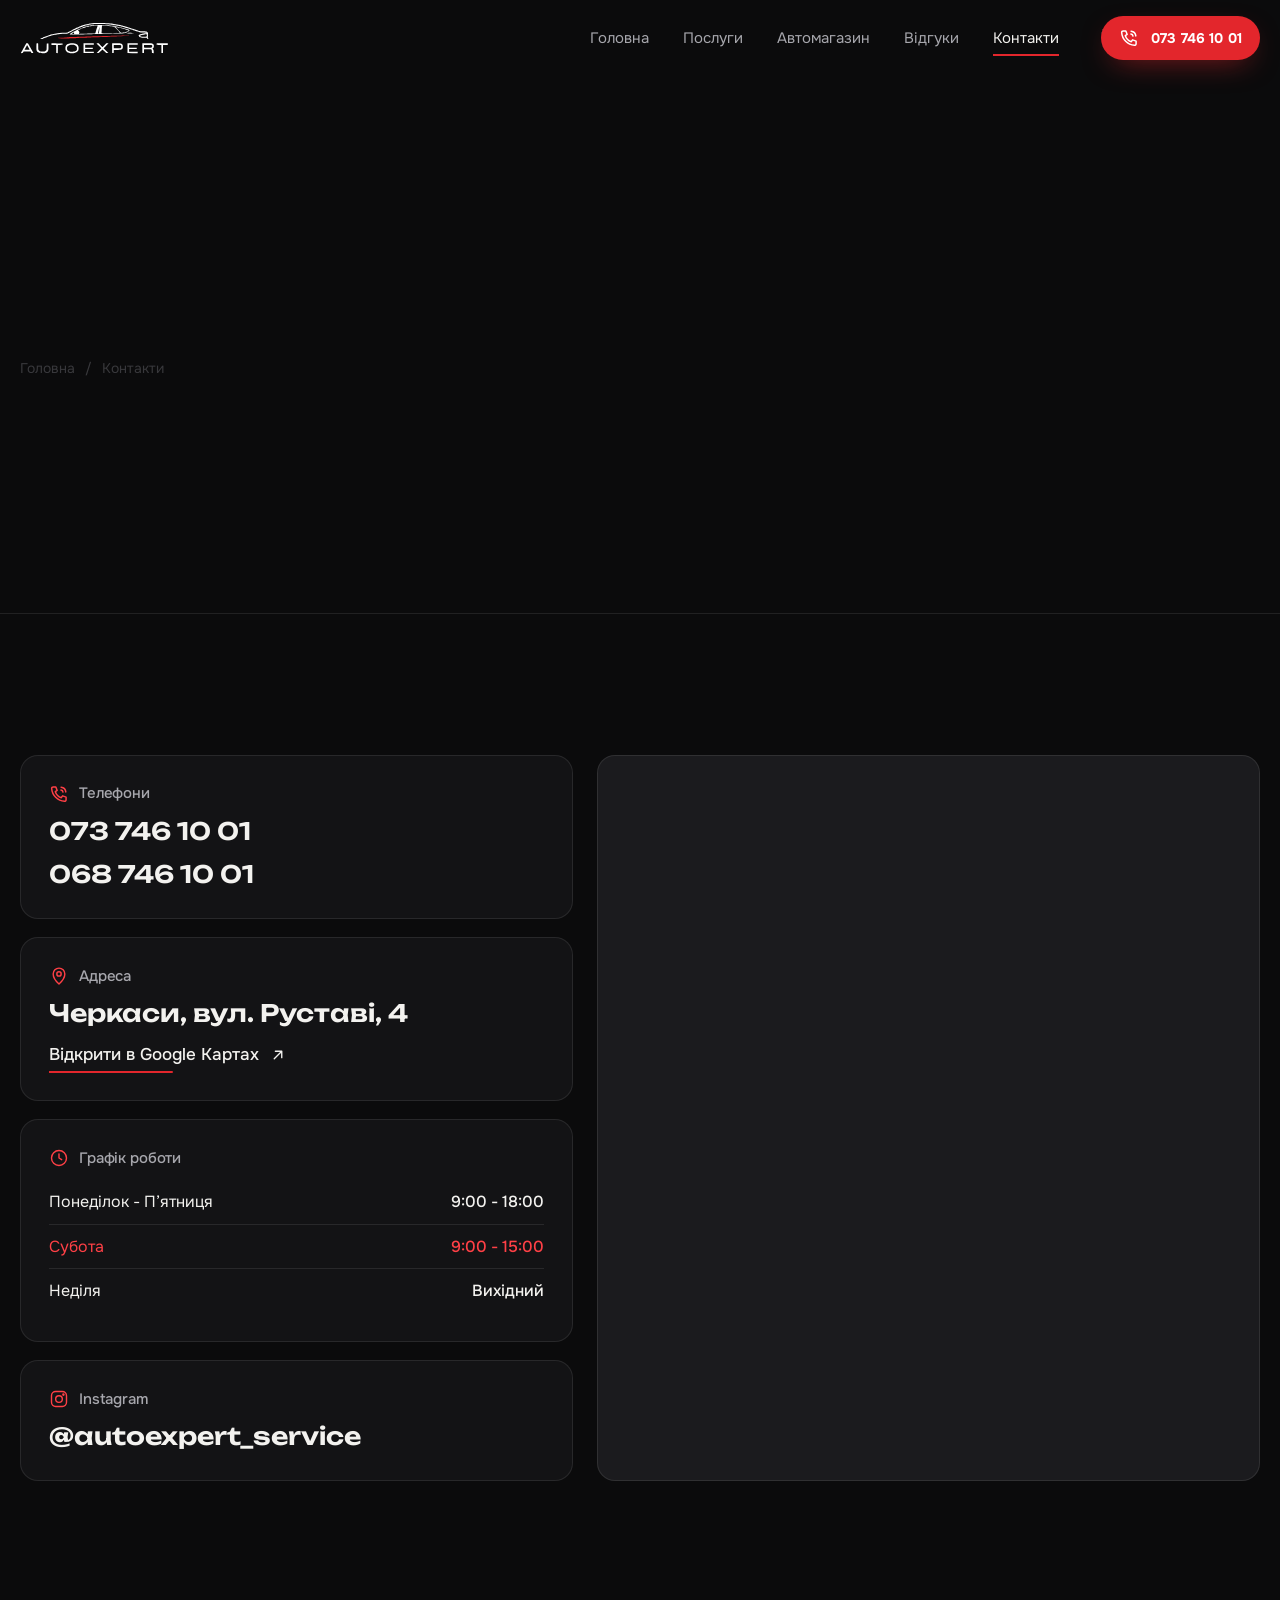
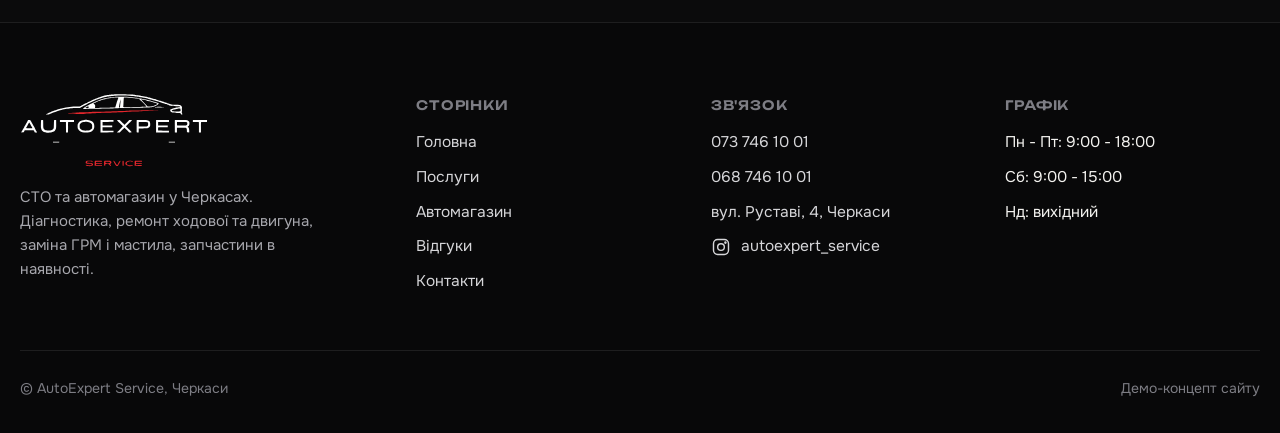
<file: kontakty.html>
<!doctype html>
<html lang="uk">
<head>
<meta charset="utf-8">
<meta name="viewport" content="width=device-width, initial-scale=1">
<script>(function(d){if(!matchMedia("(prefers-reduced-motion: reduce)").matches){d.classList.add("js-anim");setTimeout(function(){d.classList.remove("js-anim")},3500)}})(document.documentElement)</script>
<title>Контакти СТО AutoExpert Черкаси - Руставі, 4</title>
<meta name="description" content="СТО AutoExpert: Черкаси, вул. Руставі, 4. Тел. 073 746 10 01, 068 746 10 01. Пн-Пт 9:00-18:00, Сб 9:00-15:00.">
<meta name="robots" content="noindex, nofollow">
<meta name="theme-color" content="#0b0b0c">
<meta property="og:type" content="website">
<meta property="og:locale" content="uk_UA">
<meta property="og:site_name" content="AutoExpert Черкаси">
<meta property="og:title" content="Контакти СТО AutoExpert Черкаси - Руставі, 4">
<meta property="og:description" content="СТО AutoExpert: Черкаси, вул. Руставі, 4. Тел. 073 746 10 01, 068 746 10 01. Пн-Пт 9:00-18:00, Сб 9:00-15:00.">
<meta property="og:url" content="https://konkos-design.github.io/autoexpert-cherkasy/kontakty.html">
<meta property="og:image" content="https://konkos-design.github.io/autoexpert-cherkasy/img/og-image.jpg">
<meta property="og:image:width" content="1200">
<meta property="og:image:height" content="630">
<meta property="og:image:alt" content="AutoExpert Service - СТО та автомагазин у Черкасах">
<meta name="twitter:card" content="summary_large_image">
<meta name="twitter:title" content="Контакти СТО AutoExpert Черкаси - Руставі, 4">
<meta name="twitter:description" content="СТО AutoExpert: Черкаси, вул. Руставі, 4. Тел. 073 746 10 01, 068 746 10 01. Пн-Пт 9:00-18:00, Сб 9:00-15:00.">
<meta name="twitter:image" content="https://konkos-design.github.io/autoexpert-cherkasy/img/og-image.jpg">
<link rel="icon" href="favicon.ico" sizes="any">
<link rel="icon" href="img/favicon.svg" type="image/svg+xml">
<link rel="apple-touch-icon" href="img/apple-touch-icon.png">
<link rel="preload" href="fonts/unbounded-cyrillic-600-normal.woff2" as="font" type="font/woff2" crossorigin>
<link rel="preload" href="fonts/onest-cyrillic-400-normal.woff2" as="font" type="font/woff2" crossorigin>
<link rel="stylesheet" href="css/style.css">
</head>
<body>
<a class="skip" href="#main">Перейти до змісту</a>
<header class="hdr">
  <div class="wrap hdr__in">
    <a class="hdr__logo" href="index.html" aria-label="AutoExpert Service - на головну"><img src="img/logo-h.svg" alt="AutoExpert Service" width="150" height="32"></a>
    <nav class="nav" aria-label="Головне меню"><a href="index.html">Головна</a><a href="poslugy.html">Послуги</a><a href="magazyn.html">Автомагазин</a><a href="vidguky.html">Відгуки</a><a href="kontakty.html" aria-current=page>Контакти</a></nav>
    <div class="hdr__cta">
      <a class="btn btn--sm" href="tel:+380737461001"><svg class="ic" aria-hidden="true"><use href="img/icons.svg#phone"/></svg><span>073 746 10 01</span></a>
      <button class="burger" type="button" aria-label="Відкрити меню" aria-expanded="false" aria-controls="mnav"><span></span><span></span><span></span></button>
    </div>
  </div>
</header>
<nav class="mnav" id="mnav" aria-label="Мобільне меню" aria-hidden="true">
  <a class="mnav__l" href="index.html">Головна<svg class="ic" aria-hidden="true"><use href="img/icons.svg#arrow"/></svg></a><a class="mnav__l" href="poslugy.html">Послуги<svg class="ic" aria-hidden="true"><use href="img/icons.svg#arrow"/></svg></a><a class="mnav__l" href="magazyn.html">Автомагазин<svg class="ic" aria-hidden="true"><use href="img/icons.svg#arrow"/></svg></a><a class="mnav__l" href="vidguky.html">Відгуки<svg class="ic" aria-hidden="true"><use href="img/icons.svg#arrow"/></svg></a><a class="mnav__l" href="kontakty.html" aria-current=page>Контакти<svg class="ic" aria-hidden="true"><use href="img/icons.svg#arrow"/></svg></a>
  <div class="mnav__foot">
    <a class="btn" href="tel:+380737461001"><svg class="ic" aria-hidden="true"><use href="img/icons.svg#phone"/></svg>Подзвонити 073 746 10 01</a>
    <a class="btn btn--ghost" href="tel:+380687461001"><svg class="ic" aria-hidden="true"><use href="img/icons.svg#phone"/></svg>068 746 10 01</a>
    <p>Черкаси, вул. Руставі, 4</p>
  </div>
</nav>
<main id="main">
<section class="phero">
  <div class="wrap phero__grid">
    <div>
      <div class="crumbs"><a href="index.html">Головна</a><span aria-hidden="true">/</span><span>Контакти</span></div>
      <h1><span class="ln"><span>Контакти</span></span></h1>
      <p class="lead">Черкаси, вул. Руставі, 4. Телефонуйте, щоб записатися на ремонт або замовити запчастини.</p>
      
    </div>
    <div class="phero__img"><img src="img/facade.webp" alt="Будівля СТО AutoExpert з вивіскою на вулиці Руставі, 4" width="1200" height="900"></div>
  </div>
  <span class="phero__line" aria-hidden="true"></span>
</section>
<section class="sec" aria-label="Контактна інформація">
  <div class="wrap cgrid">
    <div class="cinfo">
      <div class="ccard rv"><h3><svg class="ic" aria-hidden="true"><use href="img/icons.svg#phone"/></svg>Телефони</h3><a class="big" href="tel:+380737461001">073 746 10 01</a><a class="big" href="tel:+380687461001">068 746 10 01</a></div>
      <div class="ccard rv rv-d1"><h3><svg class="ic" aria-hidden="true"><use href="img/icons.svg#pin"/></svg>Адреса</h3><span class="big">Черкаси, вул. Руставі, 4</span><a class="link" href="https://maps.app.goo.gl/BAe6bSVjK3D8Cgsg9" target="_blank" rel="noopener">Відкрити в Google Картах <svg class="ic" aria-hidden="true"><use href="img/icons.svg#arrow-ne"/></svg></a></div>
      <div class="ccard rv rv-d2"><h3><svg class="ic" aria-hidden="true"><use href="img/icons.svg#clock"/></svg>Графік роботи</h3>
        <table class="hours"><tbody>
          <tr data-d="1,2,3,4,5"><td>Понеділок - П’ятниця</td><td>9:00 - 18:00</td></tr>
          <tr data-d="6"><td>Субота</td><td>9:00 - 15:00</td></tr>
          <tr data-d="0"><td>Неділя</td><td>Вихідний</td></tr>
        </tbody></table>
      </div>
      <div class="ccard rv rv-d3"><h3><svg class="ic" aria-hidden="true"><use href="img/icons.svg#ig"/></svg>Instagram</h3><a class="big" href="https://www.instagram.com/autoexpert_service/" target="_blank" rel="noopener">@autoexpert_service</a></div>
    </div>
    <div class="map rv"><iframe src="https://www.google.com/maps?q=%D0%A1%D0%A2%D0%9E+AutoExpert+%D0%A7%D0%B5%D1%80%D0%BA%D0%B0%D1%81%D0%B8,+%D0%B2%D1%83%D0%BB.+%D0%A0%D1%83%D1%81%D1%82%D0%B0%D0%B2%D1%96,+4&amp;z=16&amp;hl=uk&amp;output=embed" title="Карта: СТО AutoExpert, Черкаси, вул. Руставі, 4" loading="lazy" referrerpolicy="no-referrer-when-downgrade"></iframe></div>
  </div>
</section>

</main>
<footer class="ftr">
  <div class="wrap">
    <div class="ftr__grid">
      <div>
        <img class="ftr__logo" src="img/logo.svg" alt="AutoExpert Service" width="190" height="74" loading="lazy">
        <p class="ftr__about">СТО та автомагазин у Черкасах. Діагностика, ремонт ходової та двигуна, заміна ГРМ і мастила, запчастини в наявності.</p>
      </div>
      <div>
        <h4>Сторінки</h4>
        <ul><li><a href="index.html">Головна</a></li><li><a href="poslugy.html">Послуги</a></li><li><a href="magazyn.html">Автомагазин</a></li><li><a href="vidguky.html">Відгуки</a></li><li><a href="kontakty.html">Контакти</a></li></ul>
      </div>
      <div>
        <h4>Зв'язок</h4>
        <ul>
          <li><a href="tel:+380737461001">073 746 10 01</a></li>
          <li><a href="tel:+380687461001">068 746 10 01</a></li>
          <li><a href="https://maps.app.goo.gl/BAe6bSVjK3D8Cgsg9" target="_blank" rel="noopener">вул. Руставі, 4, Черкаси</a></li>
          <li><a class="social" href="https://www.instagram.com/autoexpert_service/" target="_blank" rel="noopener"><svg class="ic" aria-hidden="true"><use href="img/icons.svg#ig"/></svg>autoexpert_service</a></li>
        </ul>
      </div>
      <div>
        <h4>Графік</h4>
        <ul>
          <li>Пн - Пт: 9:00 - 18:00</li>
          <li>Сб: 9:00 - 15:00</li>
          <li>Нд: вихідний</li>
        </ul>
      </div>
    </div>
    <div class="ftr__bot"><span>© AutoExpert Service, Черкаси</span><span>Демо-концепт сайту</span></div>
  </div>
</footer>
<a class="fab" href="tel:+380737461001" aria-label="Подзвонити 073 746 10 01"><svg class="ic" aria-hidden="true"><use href="img/icons.svg#phone"/></svg></a>
<script src="js/gsap.min.js" defer></script>
<script src="js/ScrollTrigger.min.js" defer></script>
<script src="js/main.js" defer></script>
</body>
</html>
</file>
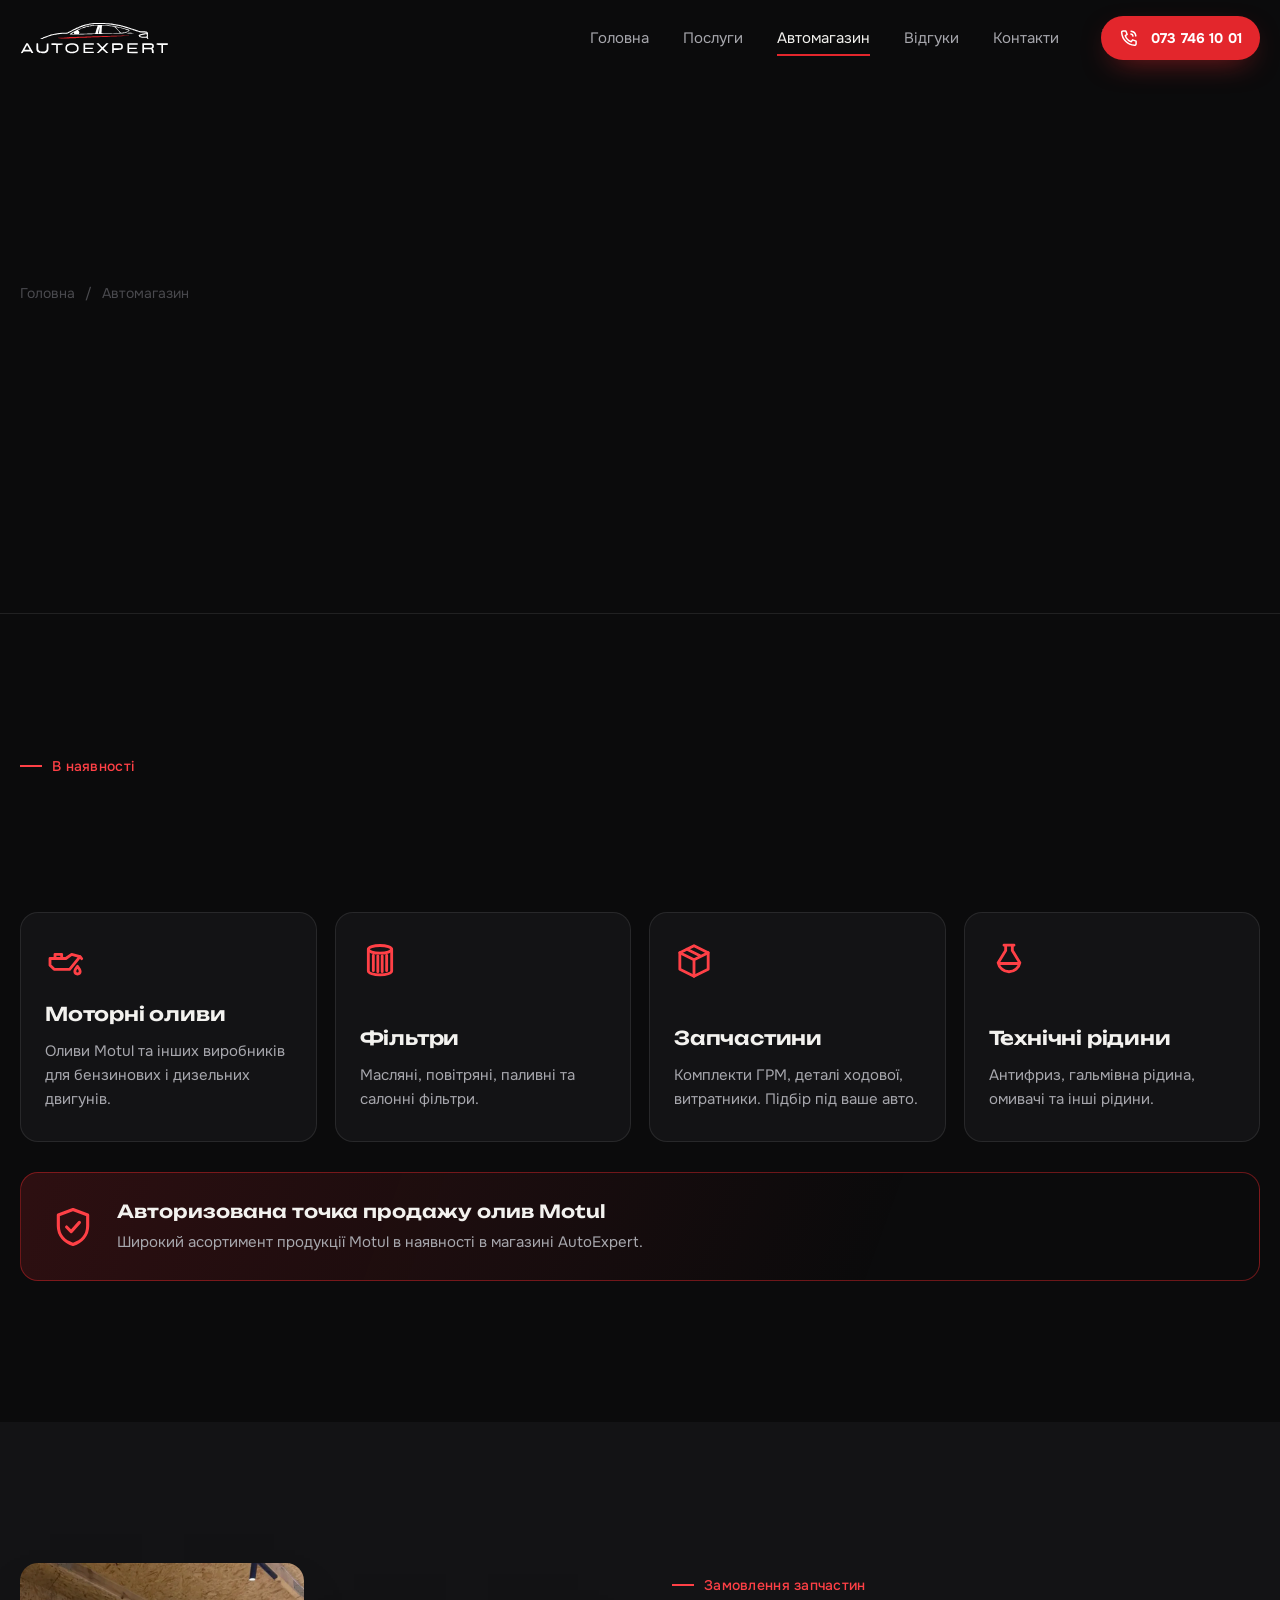
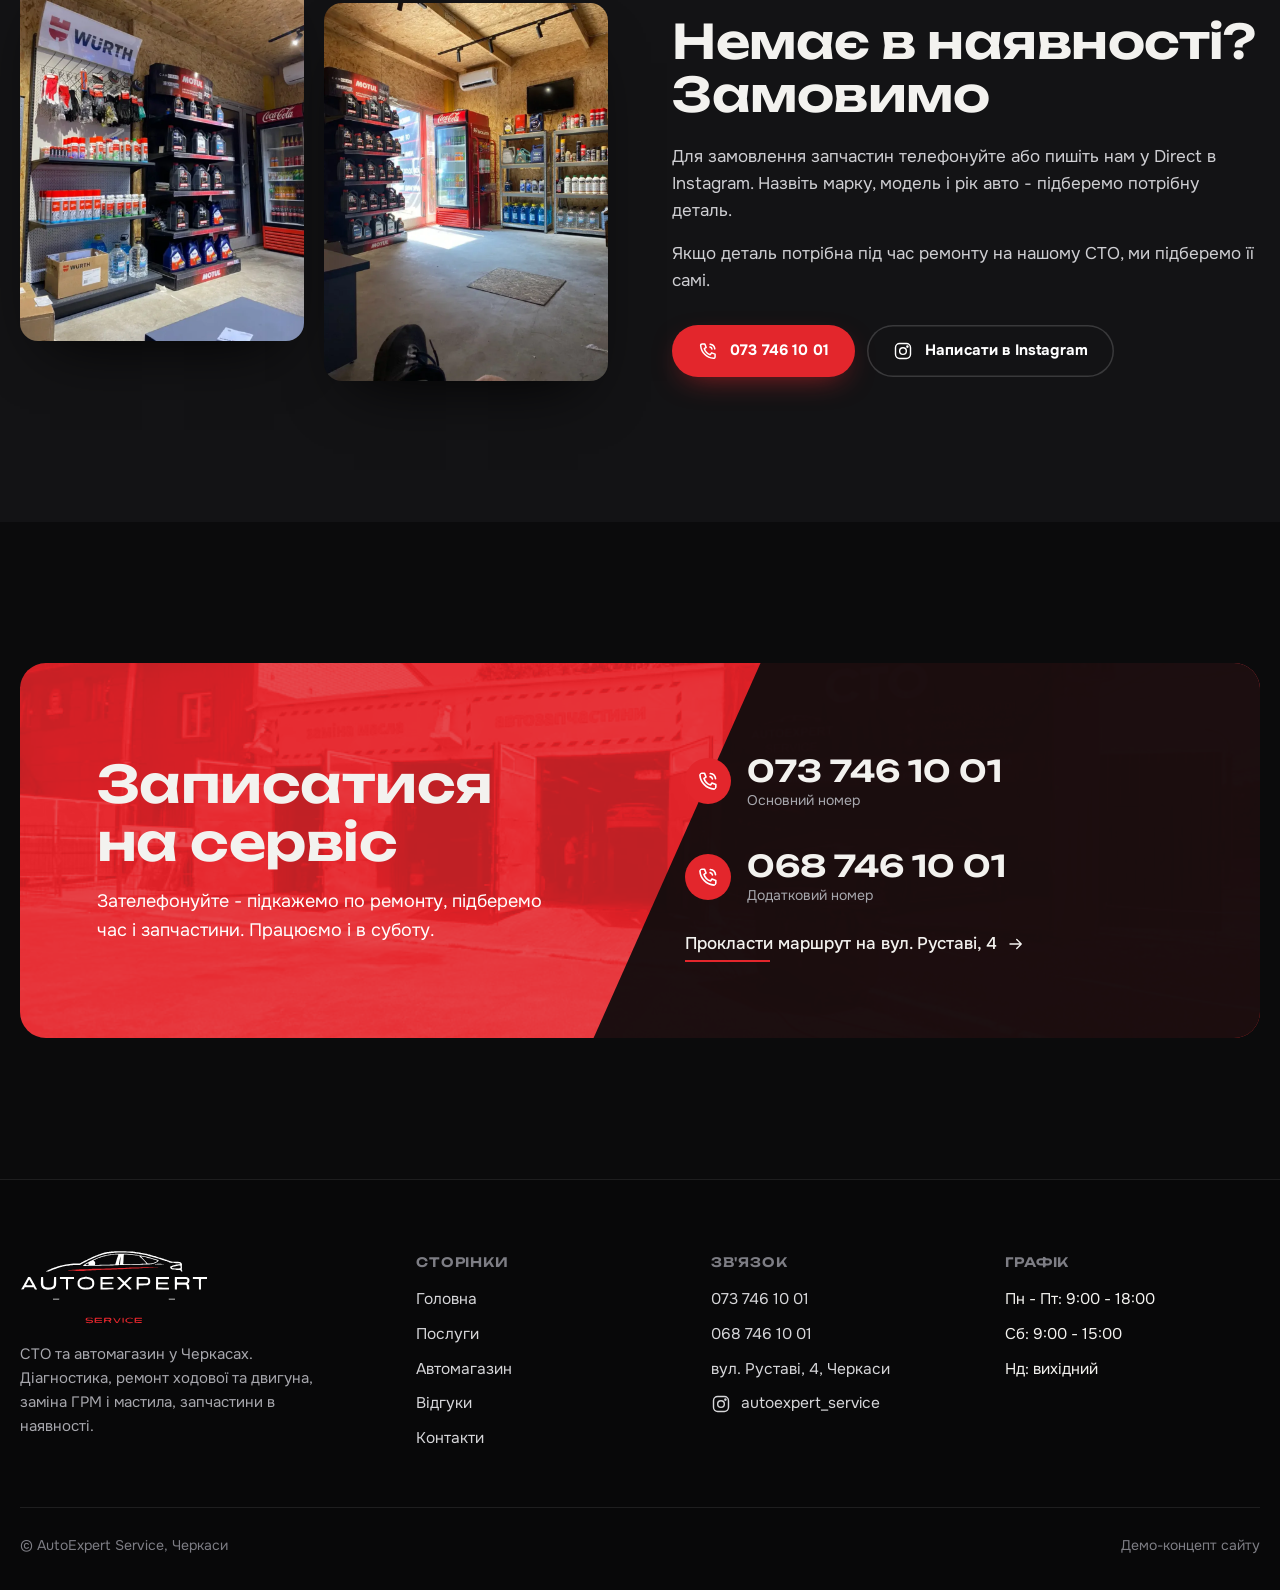
<file: magazyn.html>
<!doctype html>
<html lang="uk">
<head>
<meta charset="utf-8">
<meta name="viewport" content="width=device-width, initial-scale=1">
<script>(function(d){if(!matchMedia("(prefers-reduced-motion: reduce)").matches){d.classList.add("js-anim");setTimeout(function(){d.classList.remove("js-anim")},3500)}})(document.documentElement)</script>
<title>Автомагазин AutoExpert Черкаси - оливи Motul, фільтри, запчастини</title>
<meta name="description" content="Автомагазин на СТО AutoExpert, Черкаси, вул. Руставі, 4: моторні оливи Motul, фільтри, запчастини, технічні рідини. Замовлення за телефоном 073 746 10 01.">
<meta name="robots" content="noindex, nofollow">
<meta name="theme-color" content="#0b0b0c">
<meta property="og:type" content="website">
<meta property="og:locale" content="uk_UA">
<meta property="og:site_name" content="AutoExpert Черкаси">
<meta property="og:title" content="Автомагазин AutoExpert Черкаси - оливи Motul, фільтри, запчастини">
<meta property="og:description" content="Автомагазин на СТО AutoExpert, Черкаси, вул. Руставі, 4: моторні оливи Motul, фільтри, запчастини, технічні рідини. Замовлення за телефоном 073 746 10 01.">
<meta property="og:url" content="https://konkos-design.github.io/autoexpert-cherkasy/magazyn.html">
<meta property="og:image" content="https://konkos-design.github.io/autoexpert-cherkasy/img/og-image.jpg">
<meta property="og:image:width" content="1200">
<meta property="og:image:height" content="630">
<meta property="og:image:alt" content="AutoExpert Service - СТО та автомагазин у Черкасах">
<meta name="twitter:card" content="summary_large_image">
<meta name="twitter:title" content="Автомагазин AutoExpert Черкаси - оливи Motul, фільтри, запчастини">
<meta name="twitter:description" content="Автомагазин на СТО AutoExpert, Черкаси, вул. Руставі, 4: моторні оливи Motul, фільтри, запчастини, технічні рідини. Замовлення за телефоном 073 746 10 01.">
<meta name="twitter:image" content="https://konkos-design.github.io/autoexpert-cherkasy/img/og-image.jpg">
<link rel="icon" href="favicon.ico" sizes="any">
<link rel="icon" href="img/favicon.svg" type="image/svg+xml">
<link rel="apple-touch-icon" href="img/apple-touch-icon.png">
<link rel="preload" href="fonts/unbounded-cyrillic-600-normal.woff2" as="font" type="font/woff2" crossorigin>
<link rel="preload" href="fonts/onest-cyrillic-400-normal.woff2" as="font" type="font/woff2" crossorigin>
<link rel="stylesheet" href="css/style.css">
</head>
<body>
<a class="skip" href="#main">Перейти до змісту</a>
<header class="hdr">
  <div class="wrap hdr__in">
    <a class="hdr__logo" href="index.html" aria-label="AutoExpert Service - на головну"><img src="img/logo-h.svg" alt="AutoExpert Service" width="150" height="32"></a>
    <nav class="nav" aria-label="Головне меню"><a href="index.html">Головна</a><a href="poslugy.html">Послуги</a><a href="magazyn.html" aria-current=page>Автомагазин</a><a href="vidguky.html">Відгуки</a><a href="kontakty.html">Контакти</a></nav>
    <div class="hdr__cta">
      <a class="btn btn--sm" href="tel:+380737461001"><svg class="ic" aria-hidden="true"><use href="img/icons.svg#phone"/></svg><span>073 746 10 01</span></a>
      <button class="burger" type="button" aria-label="Відкрити меню" aria-expanded="false" aria-controls="mnav"><span></span><span></span><span></span></button>
    </div>
  </div>
</header>
<nav class="mnav" id="mnav" aria-label="Мобільне меню" aria-hidden="true">
  <a class="mnav__l" href="index.html">Головна<svg class="ic" aria-hidden="true"><use href="img/icons.svg#arrow"/></svg></a><a class="mnav__l" href="poslugy.html">Послуги<svg class="ic" aria-hidden="true"><use href="img/icons.svg#arrow"/></svg></a><a class="mnav__l" href="magazyn.html" aria-current=page>Автомагазин<svg class="ic" aria-hidden="true"><use href="img/icons.svg#arrow"/></svg></a><a class="mnav__l" href="vidguky.html">Відгуки<svg class="ic" aria-hidden="true"><use href="img/icons.svg#arrow"/></svg></a><a class="mnav__l" href="kontakty.html">Контакти<svg class="ic" aria-hidden="true"><use href="img/icons.svg#arrow"/></svg></a>
  <div class="mnav__foot">
    <a class="btn" href="tel:+380737461001"><svg class="ic" aria-hidden="true"><use href="img/icons.svg#phone"/></svg>Подзвонити 073 746 10 01</a>
    <a class="btn btn--ghost" href="tel:+380687461001"><svg class="ic" aria-hidden="true"><use href="img/icons.svg#phone"/></svg>068 746 10 01</a>
    <p>Черкаси, вул. Руставі, 4</p>
  </div>
</nav>
<main id="main">
<section class="phero">
  <div class="wrap phero__grid">
    <div>
      <div class="crumbs"><a href="index.html">Головна</a><span aria-hidden="true">/</span><span>Автомагазин</span></div>
      <h1><span class="ln"><span>Автомагазин</span></span><span class="ln"><span>на території СТО</span></span></h1>
      <p class="lead">Моторні оливи, фільтри, запчастини і технічні рідини - поруч із ремонтною зоною. Купуйте для себе або встановлюйте у нас.</p>
      
    </div>
    <div class="phero__img"><img src="img/shop2.webp" alt="Інтер’єр автомагазину AutoExpert з оливами та рідинами" width="1200" height="900"></div>
  </div>
  <span class="phero__line" aria-hidden="true"></span>
</section>
<section class="sec" aria-labelledby="cat-h">
  <div class="wrap">
    <div class="shead">
      <span class="kicker rv">В наявності</span>
      <h2 id="cat-h" class="rv rv-d1">Що можна купити</h2>
    </div>
    <div class="cats">
      <div class="cat rv"><svg class="ic" aria-hidden="true"><use href="img/icons.svg#oil"/></svg><h3>Моторні оливи</h3><p>Оливи Motul та інших виробників для бензинових і дизельних двигунів.</p></div>
      <div class="cat rv rv-d1"><svg class="ic" aria-hidden="true"><use href="img/icons.svg#filter"/></svg><h3>Фільтри</h3><p>Масляні, повітряні, паливні та салонні фільтри.</p></div>
      <div class="cat rv rv-d2"><svg class="ic" aria-hidden="true"><use href="img/icons.svg#parts"/></svg><h3>Запчастини</h3><p>Комплекти ГРМ, деталі ходової, витратники. Підбір під ваше авто.</p></div>
      <div class="cat rv rv-d3"><svg class="ic" aria-hidden="true"><use href="img/icons.svg#fluid"/></svg><h3>Технічні рідини</h3><p>Антифриз, гальмівна рідина, омивачі та інші рідини.</p></div>
    </div>
    <div class="motul rv"><svg class="ic" aria-hidden="true"><use href="img/icons.svg#shield"/></svg><div><b>Авторизована точка продажу олив Motul</b><span>Широкий асортимент продукції Motul в наявності в магазині AutoExpert.</span></div></div>
  </div>
</section>
<section class="sec sec--alt" aria-labelledby="ord-h">
  <div class="wrap split">
    <div class="split__media">
      <div class="photos2">
        <figure class="rv"><img src="img/shop.webp" alt="Стелажі з оливами Motul і продукцією Würth" width="900" height="1200" loading="lazy"></figure>
        <figure class="rv rv-d1" style="margin-top:40px"><img src="img/shop2.webp" alt="Торговий зал автомагазину з холодильником і полицями" width="900" height="1200" loading="lazy"></figure>
      </div>
    </div>
    <div class="copy">
      <span class="kicker rv">Замовлення запчастин</span>
      <h2 id="ord-h" class="rv rv-d1" style="font-size:clamp(28px,3.7vw,50px);margin:18px 0 22px">Немає в наявності? Замовимо</h2>
      <p class="rv rv-d2">Для замовлення запчастин телефонуйте або пишіть нам у Direct в Instagram. Назвіть марку, модель і рік авто - підберемо потрібну деталь.</p>
      <p class="rv rv-d2">Якщо деталь потрібна під час ремонту на нашому СТО, ми підберемо її самі.</p>
      <div class="hero__cta rv rv-d3" style="margin-top:30px">
        <a class="btn" href="tel:+380737461001"><svg class="ic" aria-hidden="true"><use href="img/icons.svg#phone"/></svg>073 746 10 01</a>
        <a class="btn btn--ghost" href="https://www.instagram.com/autoexpert_service/" target="_blank" rel="noopener"><svg class="ic" aria-hidden="true"><use href="img/icons.svg#ig"/></svg>Написати в Instagram</a>
      </div>
    </div>
  </div>
</section>
<section class="sec" aria-labelledby="cta-h">
  <div class="wrap">
    <div class="cta rv">
      <div class="cta__grid">
        <div>
          <h2 id="cta-h">Записатися<br>на сервіс</h2>
          <p>Зателефонуйте - підкажемо по ремонту, підберемо час і запчастини. Працюємо і в суботу.</p>
        </div>
        <div class="cta__nums">
          <a class="num" href="tel:+380737461001"><svg class="ic" aria-hidden="true"><use href="img/icons.svg#phone"/></svg><span>073 746 10 01<small>Основний номер</small></span></a>
          <a class="num" href="tel:+380687461001"><svg class="ic" aria-hidden="true"><use href="img/icons.svg#phone"/></svg><span>068 746 10 01<small>Додатковий номер</small></span></a>
          <a class="link" href="https://maps.app.goo.gl/BAe6bSVjK3D8Cgsg9" target="_blank" rel="noopener">Прокласти маршрут на вул. Руставі, 4 <svg class="ic" aria-hidden="true"><use href="img/icons.svg#arrow"/></svg></a>
        </div>
      </div>
    </div>
  </div>
</section>

</main>
<footer class="ftr">
  <div class="wrap">
    <div class="ftr__grid">
      <div>
        <img class="ftr__logo" src="img/logo.svg" alt="AutoExpert Service" width="190" height="74" loading="lazy">
        <p class="ftr__about">СТО та автомагазин у Черкасах. Діагностика, ремонт ходової та двигуна, заміна ГРМ і мастила, запчастини в наявності.</p>
      </div>
      <div>
        <h4>Сторінки</h4>
        <ul><li><a href="index.html">Головна</a></li><li><a href="poslugy.html">Послуги</a></li><li><a href="magazyn.html">Автомагазин</a></li><li><a href="vidguky.html">Відгуки</a></li><li><a href="kontakty.html">Контакти</a></li></ul>
      </div>
      <div>
        <h4>Зв'язок</h4>
        <ul>
          <li><a href="tel:+380737461001">073 746 10 01</a></li>
          <li><a href="tel:+380687461001">068 746 10 01</a></li>
          <li><a href="https://maps.app.goo.gl/BAe6bSVjK3D8Cgsg9" target="_blank" rel="noopener">вул. Руставі, 4, Черкаси</a></li>
          <li><a class="social" href="https://www.instagram.com/autoexpert_service/" target="_blank" rel="noopener"><svg class="ic" aria-hidden="true"><use href="img/icons.svg#ig"/></svg>autoexpert_service</a></li>
        </ul>
      </div>
      <div>
        <h4>Графік</h4>
        <ul>
          <li>Пн - Пт: 9:00 - 18:00</li>
          <li>Сб: 9:00 - 15:00</li>
          <li>Нд: вихідний</li>
        </ul>
      </div>
    </div>
    <div class="ftr__bot"><span>© AutoExpert Service, Черкаси</span><span>Демо-концепт сайту</span></div>
  </div>
</footer>
<a class="fab" href="tel:+380737461001" aria-label="Подзвонити 073 746 10 01"><svg class="ic" aria-hidden="true"><use href="img/icons.svg#phone"/></svg></a>
<script src="js/gsap.min.js" defer></script>
<script src="js/ScrollTrigger.min.js" defer></script>
<script src="js/main.js" defer></script>
</body>
</html>
</file>
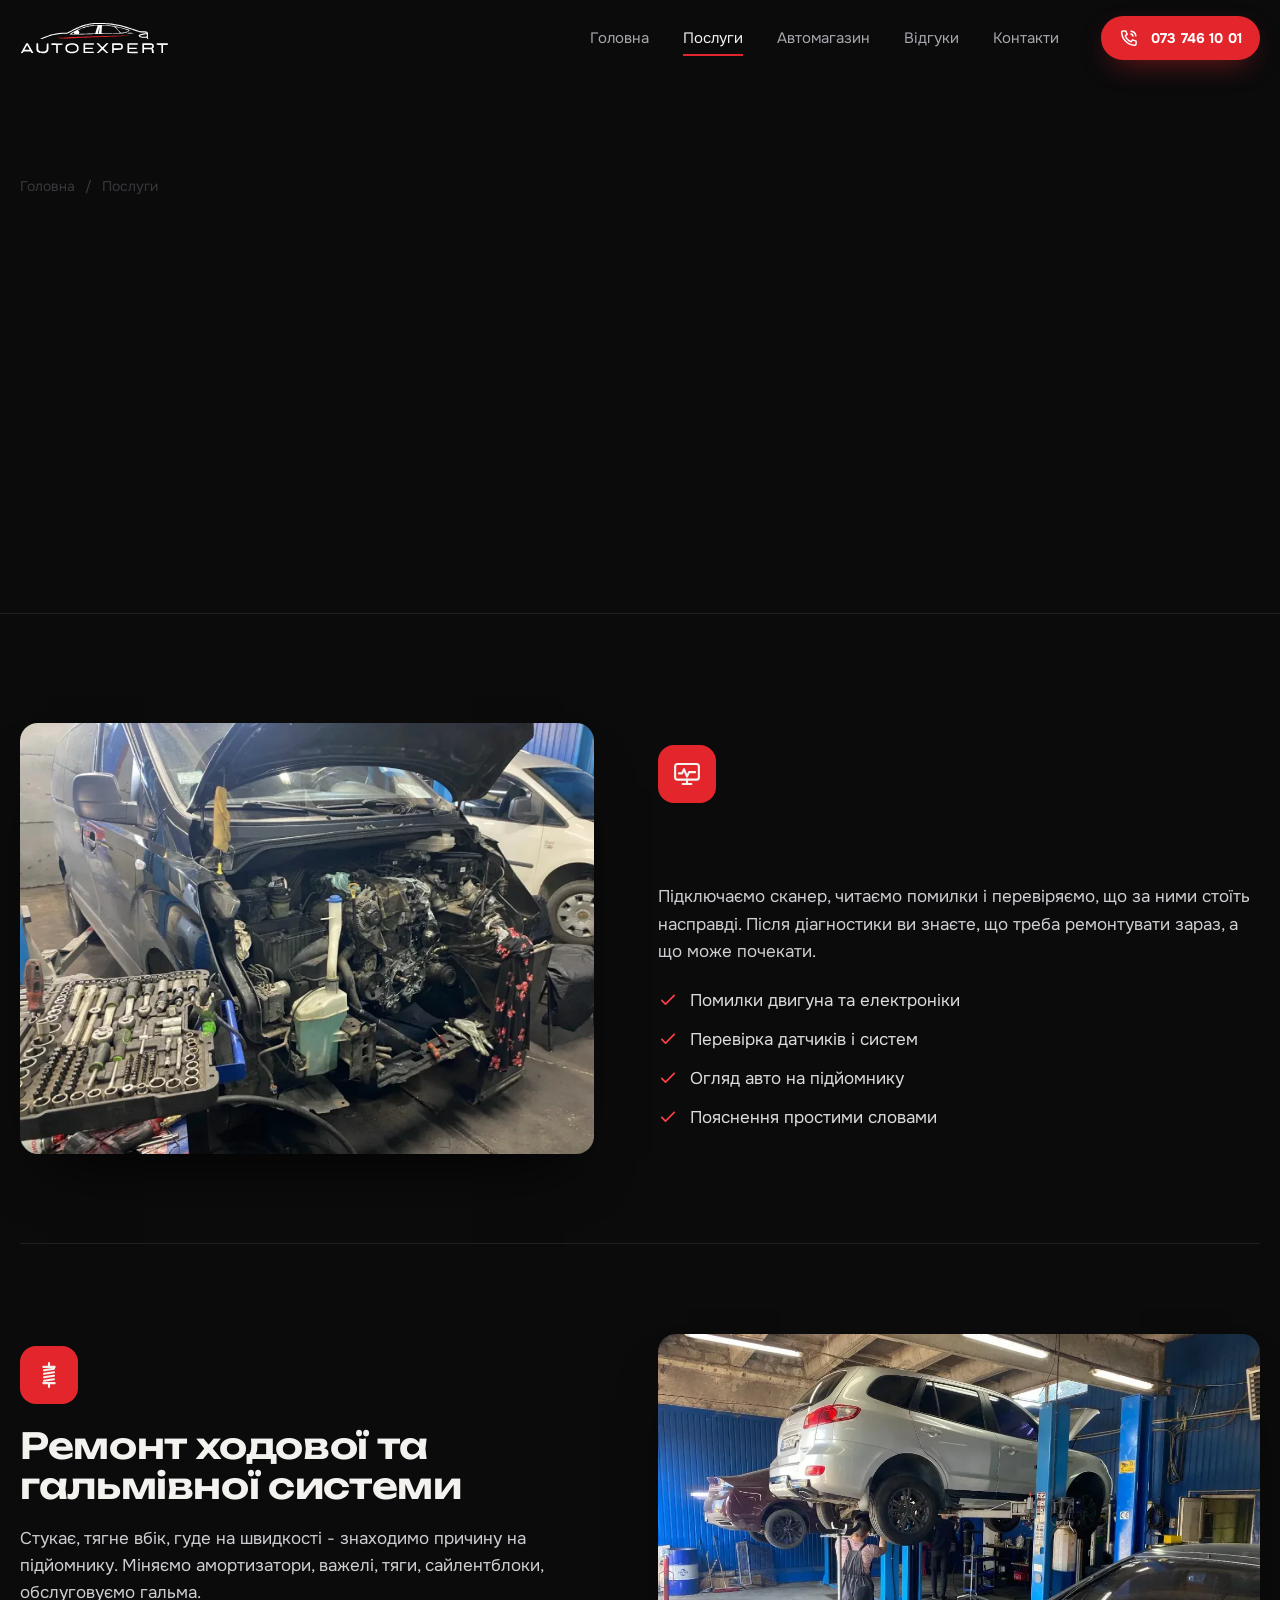
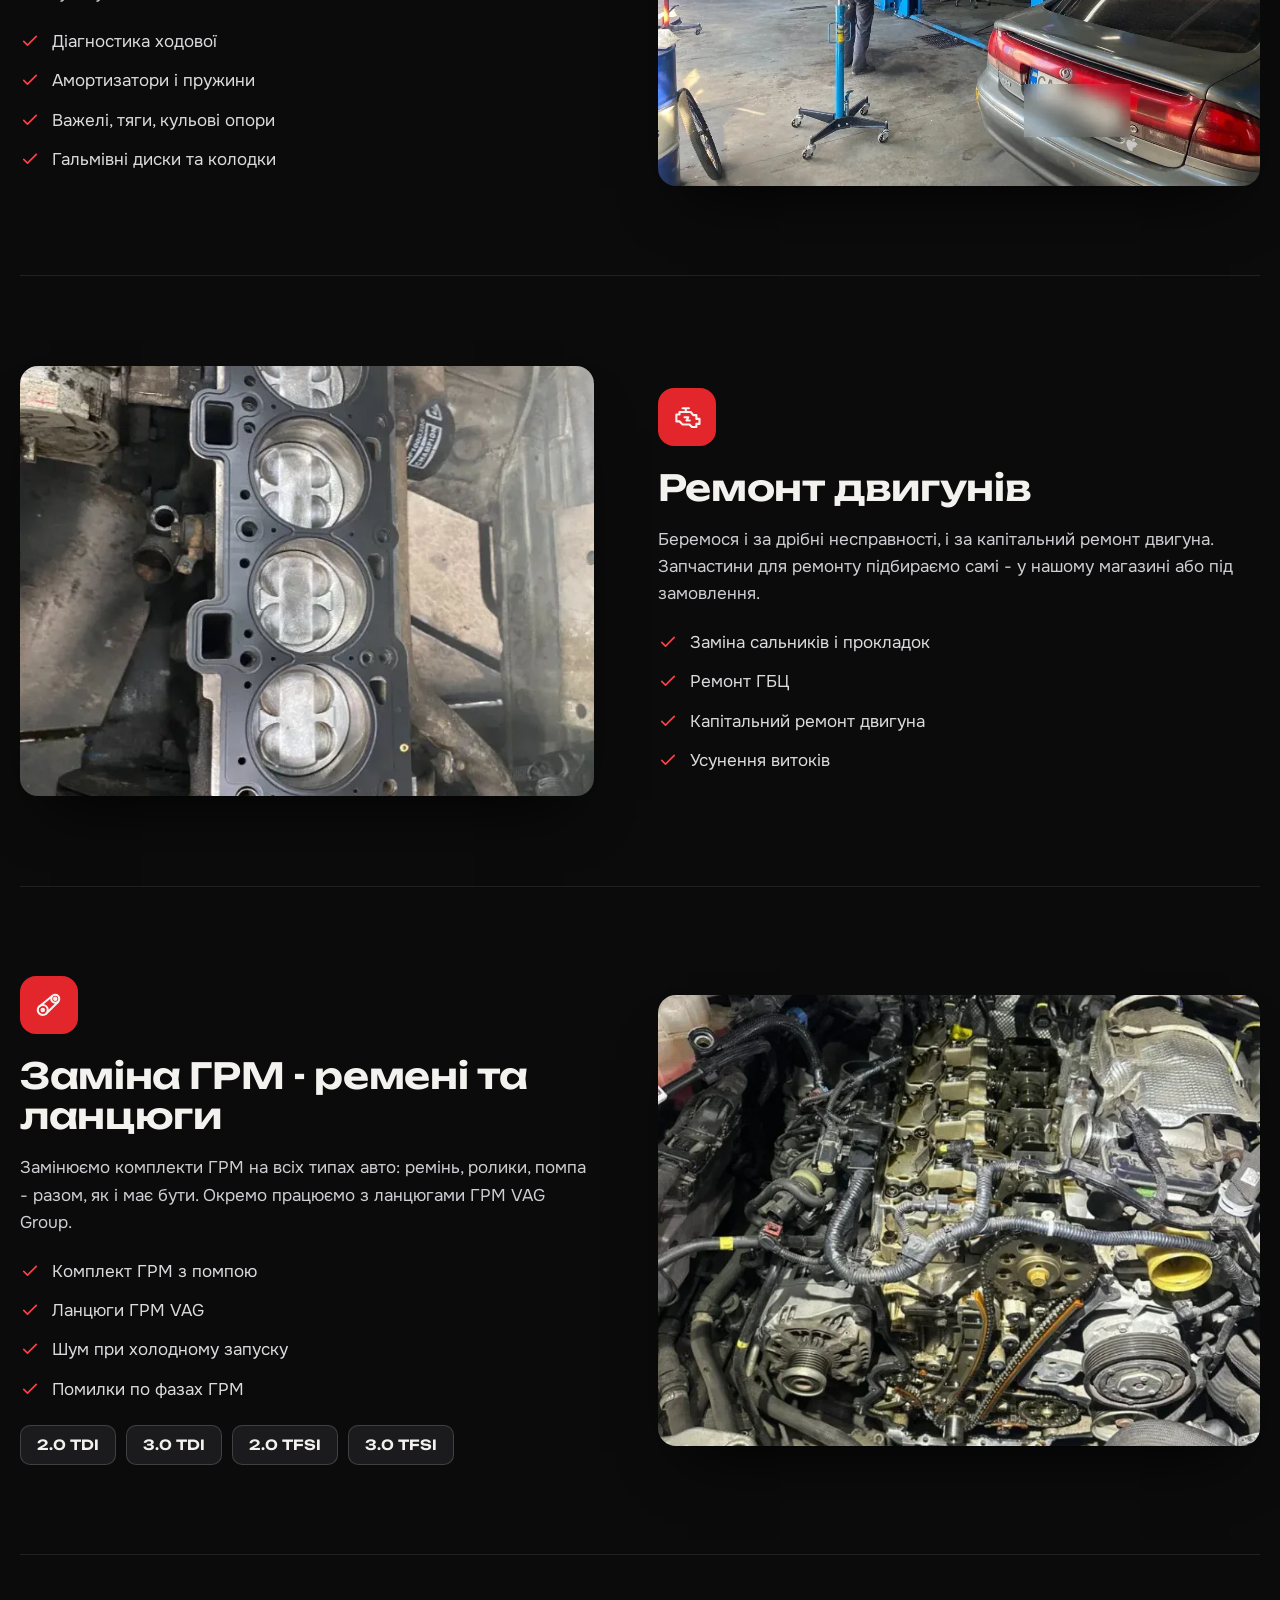
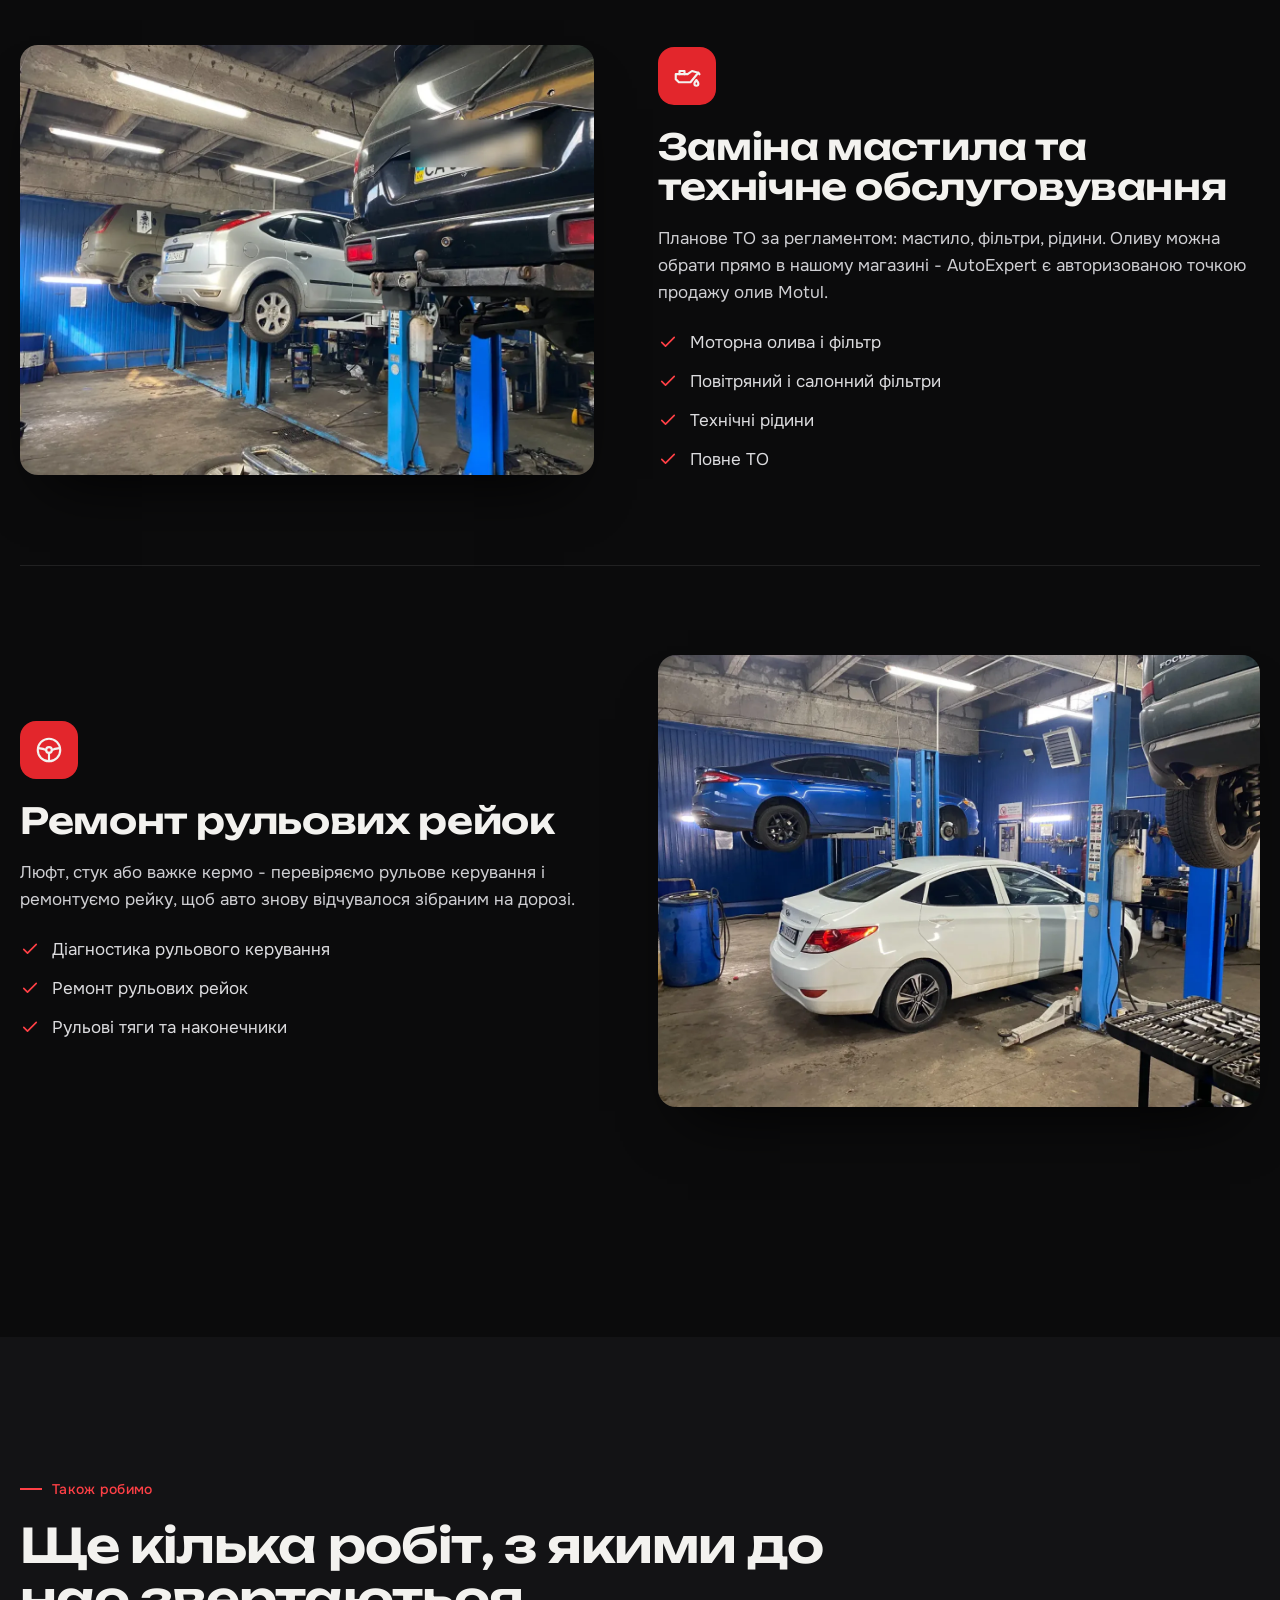
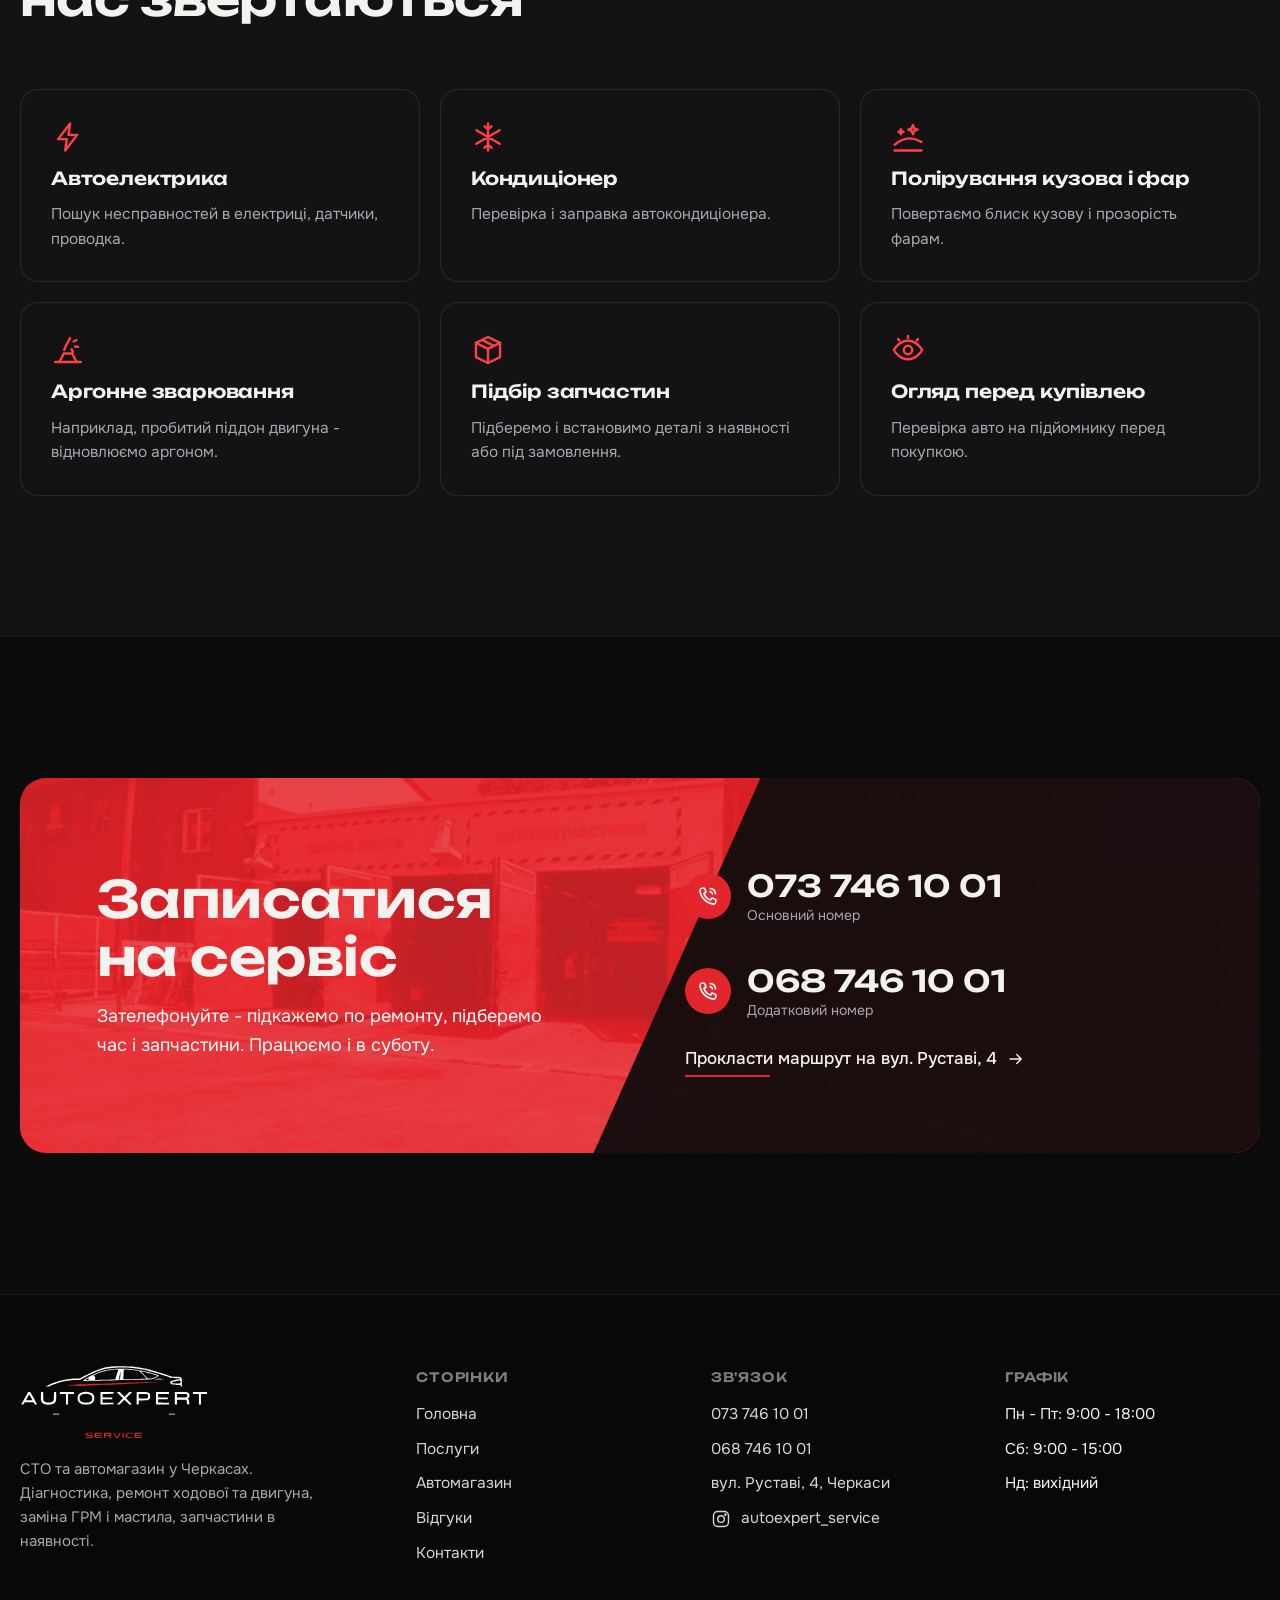
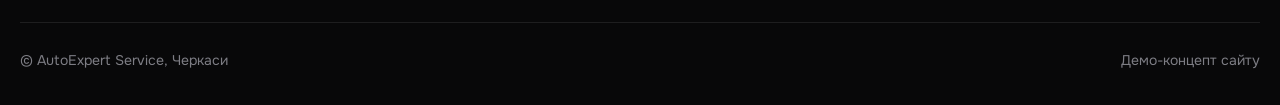
<file: poslugy.html>
<!doctype html>
<html lang="uk">
<head>
<meta charset="utf-8">
<meta name="viewport" content="width=device-width, initial-scale=1">
<script>(function(d){if(!matchMedia("(prefers-reduced-motion: reduce)").matches){d.classList.add("js-anim");setTimeout(function(){d.classList.remove("js-anim")},3500)}})(document.documentElement)</script>
<title>Послуги СТО AutoExpert Черкаси - діагностика, ходова, ГРМ, двигун</title>
<meta name="description" content="Послуги СТО AutoExpert у Черкасах: комп’ютерна діагностика, ремонт ходової, двигуна, рульових рейок, заміна ГРМ і мастила, автоелектрика, полірування.">
<meta name="robots" content="noindex, nofollow">
<meta name="theme-color" content="#0b0b0c">
<meta property="og:type" content="website">
<meta property="og:locale" content="uk_UA">
<meta property="og:site_name" content="AutoExpert Черкаси">
<meta property="og:title" content="Послуги СТО AutoExpert Черкаси - діагностика, ходова, ГРМ, двигун">
<meta property="og:description" content="Послуги СТО AutoExpert у Черкасах: комп’ютерна діагностика, ремонт ходової, двигуна, рульових рейок, заміна ГРМ і мастила, автоелектрика, полірування.">
<meta property="og:url" content="https://konkos-design.github.io/autoexpert-cherkasy/poslugy.html">
<meta property="og:image" content="https://konkos-design.github.io/autoexpert-cherkasy/img/og-image.jpg">
<meta property="og:image:width" content="1200">
<meta property="og:image:height" content="630">
<meta property="og:image:alt" content="AutoExpert Service - СТО та автомагазин у Черкасах">
<meta name="twitter:card" content="summary_large_image">
<meta name="twitter:title" content="Послуги СТО AutoExpert Черкаси - діагностика, ходова, ГРМ, двигун">
<meta name="twitter:description" content="Послуги СТО AutoExpert у Черкасах: комп’ютерна діагностика, ремонт ходової, двигуна, рульових рейок, заміна ГРМ і мастила, автоелектрика, полірування.">
<meta name="twitter:image" content="https://konkos-design.github.io/autoexpert-cherkasy/img/og-image.jpg">
<link rel="icon" href="favicon.ico" sizes="any">
<link rel="icon" href="img/favicon.svg" type="image/svg+xml">
<link rel="apple-touch-icon" href="img/apple-touch-icon.png">
<link rel="preload" href="fonts/unbounded-cyrillic-600-normal.woff2" as="font" type="font/woff2" crossorigin>
<link rel="preload" href="fonts/onest-cyrillic-400-normal.woff2" as="font" type="font/woff2" crossorigin>
<link rel="stylesheet" href="css/style.css">
</head>
<body>
<a class="skip" href="#main">Перейти до змісту</a>
<header class="hdr">
  <div class="wrap hdr__in">
    <a class="hdr__logo" href="index.html" aria-label="AutoExpert Service - на головну"><img src="img/logo-h.svg" alt="AutoExpert Service" width="150" height="32"></a>
    <nav class="nav" aria-label="Головне меню"><a href="index.html">Головна</a><a href="poslugy.html" aria-current=page>Послуги</a><a href="magazyn.html">Автомагазин</a><a href="vidguky.html">Відгуки</a><a href="kontakty.html">Контакти</a></nav>
    <div class="hdr__cta">
      <a class="btn btn--sm" href="tel:+380737461001"><svg class="ic" aria-hidden="true"><use href="img/icons.svg#phone"/></svg><span>073 746 10 01</span></a>
      <button class="burger" type="button" aria-label="Відкрити меню" aria-expanded="false" aria-controls="mnav"><span></span><span></span><span></span></button>
    </div>
  </div>
</header>
<nav class="mnav" id="mnav" aria-label="Мобільне меню" aria-hidden="true">
  <a class="mnav__l" href="index.html">Головна<svg class="ic" aria-hidden="true"><use href="img/icons.svg#arrow"/></svg></a><a class="mnav__l" href="poslugy.html" aria-current=page>Послуги<svg class="ic" aria-hidden="true"><use href="img/icons.svg#arrow"/></svg></a><a class="mnav__l" href="magazyn.html">Автомагазин<svg class="ic" aria-hidden="true"><use href="img/icons.svg#arrow"/></svg></a><a class="mnav__l" href="vidguky.html">Відгуки<svg class="ic" aria-hidden="true"><use href="img/icons.svg#arrow"/></svg></a><a class="mnav__l" href="kontakty.html">Контакти<svg class="ic" aria-hidden="true"><use href="img/icons.svg#arrow"/></svg></a>
  <div class="mnav__foot">
    <a class="btn" href="tel:+380737461001"><svg class="ic" aria-hidden="true"><use href="img/icons.svg#phone"/></svg>Подзвонити 073 746 10 01</a>
    <a class="btn btn--ghost" href="tel:+380687461001"><svg class="ic" aria-hidden="true"><use href="img/icons.svg#phone"/></svg>068 746 10 01</a>
    <p>Черкаси, вул. Руставі, 4</p>
  </div>
</nav>
<main id="main">
<section class="phero">
  <div class="wrap phero__grid">
    <div>
      <div class="crumbs"><a href="index.html">Головна</a><span aria-hidden="true">/</span><span>Послуги</span></div>
      <h1><span class="ln"><span>Послуги</span></span><span class="ln"><span>СТО AutoExpert</span></span></h1>
      <p class="lead">Діагностика, ходова, двигун, ГРМ, мастило, рульові рейки, автоелектрика і полірування. Запчастини - у нашому магазині на місці.</p>
      <div class="hero__cta" style="margin-top:30px"><a class="btn" href="tel:+380737461001"><svg class="ic" aria-hidden="true"><use href="img/icons.svg#phone"/></svg>Записатися: 073 746 10 01</a></div>
    </div>
    <div class="phero__img"><img src="img/lift.webp" alt="Позашляховик на підйомнику в боксі AutoExpert" width="1200" height="900"></div>
  </div>
  <span class="phero__line" aria-hidden="true"></span>
</section>
<section class="sec" style="padding-top:20px" aria-label="Основні послуги">
  <div class="wrap">
  <article class="sblock" id="diag">
  <div class="sblock__img rv"><img src="img/diag.webp" alt="Відкритий моторний відсік під час діагностики" width="1200" height="900" loading="lazy"></div>
  <div>
    <div class="sblock__ic rv"><svg class="ic" aria-hidden="true"><use href="img/icons.svg#diag"/></svg></div>
    <h2 class="rv rv-d1">Комп’ютерна діагностика</h2>
    <div class="copy rv rv-d2"><p>Підключаємо сканер, читаємо помилки і перевіряємо, що за ними стоїть насправді. Після діагностики ви знаєте, що треба ремонтувати зараз, а що може почекати.</p></div>
    <ul class="ticks rv rv-d3"><li><svg class="ic" aria-hidden="true"><use href="img/icons.svg#check"/></svg><span>Помилки двигуна та електроніки</span></li><li><svg class="ic" aria-hidden="true"><use href="img/icons.svg#check"/></svg><span>Перевірка датчиків і систем</span></li><li><svg class="ic" aria-hidden="true"><use href="img/icons.svg#check"/></svg><span>Огляд авто на підйомнику</span></li><li><svg class="ic" aria-hidden="true"><use href="img/icons.svg#check"/></svg><span>Пояснення простими словами</span></li></ul>
    
  </div>
</article>
  <article class="sblock" id="susp">
  <div class="sblock__img rv"><img src="img/hodova.webp" alt="Ремонт ходової частини на підйомнику" width="1200" height="900" loading="lazy"></div>
  <div>
    <div class="sblock__ic rv"><svg class="ic" aria-hidden="true"><use href="img/icons.svg#susp"/></svg></div>
    <h2 class="rv rv-d1">Ремонт ходової та гальмівної системи</h2>
    <div class="copy rv rv-d2"><p>Стукає, тягне вбік, гуде на швидкості - знаходимо причину на підйомнику. Міняємо амортизатори, важелі, тяги, сайлентблоки, обслуговуємо гальма.</p></div>
    <ul class="ticks rv rv-d3"><li><svg class="ic" aria-hidden="true"><use href="img/icons.svg#check"/></svg><span>Діагностика ходової</span></li><li><svg class="ic" aria-hidden="true"><use href="img/icons.svg#check"/></svg><span>Амортизатори і пружини</span></li><li><svg class="ic" aria-hidden="true"><use href="img/icons.svg#check"/></svg><span>Важелі, тяги, кульові опори</span></li><li><svg class="ic" aria-hidden="true"><use href="img/icons.svg#check"/></svg><span>Гальмівні диски та колодки</span></li></ul>
    
  </div>
</article>
  <article class="sblock" id="engine">
  <div class="sblock__img rv"><img src="img/engine.webp" alt="Блок циліндрів під час капремонту двигуна" width="1200" height="900" loading="lazy"></div>
  <div>
    <div class="sblock__ic rv"><svg class="ic" aria-hidden="true"><use href="img/icons.svg#engine"/></svg></div>
    <h2 class="rv rv-d1">Ремонт двигунів</h2>
    <div class="copy rv rv-d2"><p>Беремося і за дрібні несправності, і за капітальний ремонт двигуна. Запчастини для ремонту підбираємо самі - у нашому магазині або під замовлення.</p></div>
    <ul class="ticks rv rv-d3"><li><svg class="ic" aria-hidden="true"><use href="img/icons.svg#check"/></svg><span>Заміна сальників і прокладок</span></li><li><svg class="ic" aria-hidden="true"><use href="img/icons.svg#check"/></svg><span>Ремонт ГБЦ</span></li><li><svg class="ic" aria-hidden="true"><use href="img/icons.svg#check"/></svg><span>Капітальний ремонт двигуна</span></li><li><svg class="ic" aria-hidden="true"><use href="img/icons.svg#check"/></svg><span>Усунення витоків</span></li></ul>
    
  </div>
</article>
  <article class="sblock" id="grm">
  <div class="sblock__img rv"><img src="img/grm.webp" alt="Привід ланцюга ГРМ на двигуні під час заміни" width="1200" height="900" loading="lazy"></div>
  <div>
    <div class="sblock__ic rv"><svg class="ic" aria-hidden="true"><use href="img/icons.svg#grm"/></svg></div>
    <h2 class="rv rv-d1">Заміна ГРМ - ремені та ланцюги</h2>
    <div class="copy rv rv-d2"><p>Замінюємо комплекти ГРМ на всіх типах авто: ремінь, ролики, помпа - разом, як і має бути. Окремо працюємо з ланцюгами ГРМ VAG Group.</p></div>
    <ul class="ticks rv rv-d3"><li><svg class="ic" aria-hidden="true"><use href="img/icons.svg#check"/></svg><span>Комплект ГРМ з помпою</span></li><li><svg class="ic" aria-hidden="true"><use href="img/icons.svg#check"/></svg><span>Ланцюги ГРМ VAG</span></li><li><svg class="ic" aria-hidden="true"><use href="img/icons.svg#check"/></svg><span>Шум при холодному запуску</span></li><li><svg class="ic" aria-hidden="true"><use href="img/icons.svg#check"/></svg><span>Помилки по фазах ГРМ</span></li></ul>
    <div class="codes rv"><span class="code">2.0 TDI</span><span class="code">3.0 TDI</span><span class="code">2.0 TFSI</span><span class="code">3.0 TFSI</span></div>
  </div>
</article>
  <article class="sblock" id="oil">
  <div class="sblock__img rv"><img src="img/to.webp" alt="Авто на підйомниках під час технічного обслуговування" width="1200" height="900" loading="lazy"></div>
  <div>
    <div class="sblock__ic rv"><svg class="ic" aria-hidden="true"><use href="img/icons.svg#oil"/></svg></div>
    <h2 class="rv rv-d1">Заміна мастила та технічне обслуговування</h2>
    <div class="copy rv rv-d2"><p>Планове ТО за регламентом: мастило, фільтри, рідини. Оливу можна обрати прямо в нашому магазині - AutoExpert є авторизованою точкою продажу олив Motul.</p></div>
    <ul class="ticks rv rv-d3"><li><svg class="ic" aria-hidden="true"><use href="img/icons.svg#check"/></svg><span>Моторна олива і фільтр</span></li><li><svg class="ic" aria-hidden="true"><use href="img/icons.svg#check"/></svg><span>Повітряний і салонний фільтри</span></li><li><svg class="ic" aria-hidden="true"><use href="img/icons.svg#check"/></svg><span>Технічні рідини</span></li><li><svg class="ic" aria-hidden="true"><use href="img/icons.svg#check"/></svg><span>Повне ТО</span></li></ul>
    
  </div>
</article>
  <article class="sblock" id="steer">
  <div class="sblock__img rv"><img src="img/bay.webp" alt="Седан на підйомнику в боксі" width="1200" height="900" loading="lazy"></div>
  <div>
    <div class="sblock__ic rv"><svg class="ic" aria-hidden="true"><use href="img/icons.svg#steer"/></svg></div>
    <h2 class="rv rv-d1">Ремонт рульових рейок</h2>
    <div class="copy rv rv-d2"><p>Люфт, стук або важке кермо - перевіряємо рульове керування і ремонтуємо рейку, щоб авто знову відчувалося зібраним на дорозі.</p></div>
    <ul class="ticks rv rv-d3"><li><svg class="ic" aria-hidden="true"><use href="img/icons.svg#check"/></svg><span>Діагностика рульового керування</span></li><li><svg class="ic" aria-hidden="true"><use href="img/icons.svg#check"/></svg><span>Ремонт рульових рейок</span></li><li><svg class="ic" aria-hidden="true"><use href="img/icons.svg#check"/></svg><span>Рульові тяги та наконечники</span></li></ul>
    
  </div>
</article>
  </div>
</section>
<section class="sec sec--alt" aria-labelledby="more-h">
  <div class="wrap">
    <div class="shead">
      <span class="kicker rv">Також робимо</span>
      <h2 id="more-h" class="rv rv-d1">Ще кілька робіт, з якими до нас звертаються</h2>
    </div>
    <div class="mini">
      <div class="mini__i rv"><svg class="ic" aria-hidden="true"><use href="img/icons.svg#bolt"/></svg><h3>Автоелектрика</h3><p>Пошук несправностей в електриці, датчики, проводка.</p></div>
      <div class="mini__i rv rv-d1"><svg class="ic" aria-hidden="true"><use href="img/icons.svg#snow"/></svg><h3>Кондиціонер</h3><p>Перевірка і заправка автокондиціонера.</p></div>
      <div class="mini__i rv rv-d2"><svg class="ic" aria-hidden="true"><use href="img/icons.svg#shine"/></svg><h3>Полірування кузова і фар</h3><p>Повертаємо блиск кузову і прозорість фарам.</p></div>
      <div class="mini__i rv"><svg class="ic" aria-hidden="true"><use href="img/icons.svg#weld"/></svg><h3>Аргонне зварювання</h3><p>Наприклад, пробитий піддон двигуна - відновлюємо аргоном.</p></div>
      <div class="mini__i rv rv-d1"><svg class="ic" aria-hidden="true"><use href="img/icons.svg#parts"/></svg><h3>Підбір запчастин</h3><p>Підберемо і встановимо деталі з наявності або під замовлення.</p></div>
      <div class="mini__i rv rv-d2"><svg class="ic" aria-hidden="true"><use href="img/icons.svg#eye"/></svg><h3>Огляд перед купівлею</h3><p>Перевірка авто на підйомнику перед покупкою.</p></div>
    </div>
  </div>
</section>
<section class="sec" aria-labelledby="cta-h">
  <div class="wrap">
    <div class="cta rv">
      <div class="cta__grid">
        <div>
          <h2 id="cta-h">Записатися<br>на сервіс</h2>
          <p>Зателефонуйте - підкажемо по ремонту, підберемо час і запчастини. Працюємо і в суботу.</p>
        </div>
        <div class="cta__nums">
          <a class="num" href="tel:+380737461001"><svg class="ic" aria-hidden="true"><use href="img/icons.svg#phone"/></svg><span>073 746 10 01<small>Основний номер</small></span></a>
          <a class="num" href="tel:+380687461001"><svg class="ic" aria-hidden="true"><use href="img/icons.svg#phone"/></svg><span>068 746 10 01<small>Додатковий номер</small></span></a>
          <a class="link" href="https://maps.app.goo.gl/BAe6bSVjK3D8Cgsg9" target="_blank" rel="noopener">Прокласти маршрут на вул. Руставі, 4 <svg class="ic" aria-hidden="true"><use href="img/icons.svg#arrow"/></svg></a>
        </div>
      </div>
    </div>
  </div>
</section>

</main>
<footer class="ftr">
  <div class="wrap">
    <div class="ftr__grid">
      <div>
        <img class="ftr__logo" src="img/logo.svg" alt="AutoExpert Service" width="190" height="74" loading="lazy">
        <p class="ftr__about">СТО та автомагазин у Черкасах. Діагностика, ремонт ходової та двигуна, заміна ГРМ і мастила, запчастини в наявності.</p>
      </div>
      <div>
        <h4>Сторінки</h4>
        <ul><li><a href="index.html">Головна</a></li><li><a href="poslugy.html">Послуги</a></li><li><a href="magazyn.html">Автомагазин</a></li><li><a href="vidguky.html">Відгуки</a></li><li><a href="kontakty.html">Контакти</a></li></ul>
      </div>
      <div>
        <h4>Зв'язок</h4>
        <ul>
          <li><a href="tel:+380737461001">073 746 10 01</a></li>
          <li><a href="tel:+380687461001">068 746 10 01</a></li>
          <li><a href="https://maps.app.goo.gl/BAe6bSVjK3D8Cgsg9" target="_blank" rel="noopener">вул. Руставі, 4, Черкаси</a></li>
          <li><a class="social" href="https://www.instagram.com/autoexpert_service/" target="_blank" rel="noopener"><svg class="ic" aria-hidden="true"><use href="img/icons.svg#ig"/></svg>autoexpert_service</a></li>
        </ul>
      </div>
      <div>
        <h4>Графік</h4>
        <ul>
          <li>Пн - Пт: 9:00 - 18:00</li>
          <li>Сб: 9:00 - 15:00</li>
          <li>Нд: вихідний</li>
        </ul>
      </div>
    </div>
    <div class="ftr__bot"><span>© AutoExpert Service, Черкаси</span><span>Демо-концепт сайту</span></div>
  </div>
</footer>
<a class="fab" href="tel:+380737461001" aria-label="Подзвонити 073 746 10 01"><svg class="ic" aria-hidden="true"><use href="img/icons.svg#phone"/></svg></a>
<script src="js/gsap.min.js" defer></script>
<script src="js/ScrollTrigger.min.js" defer></script>
<script src="js/main.js" defer></script>
</body>
</html>
</file>
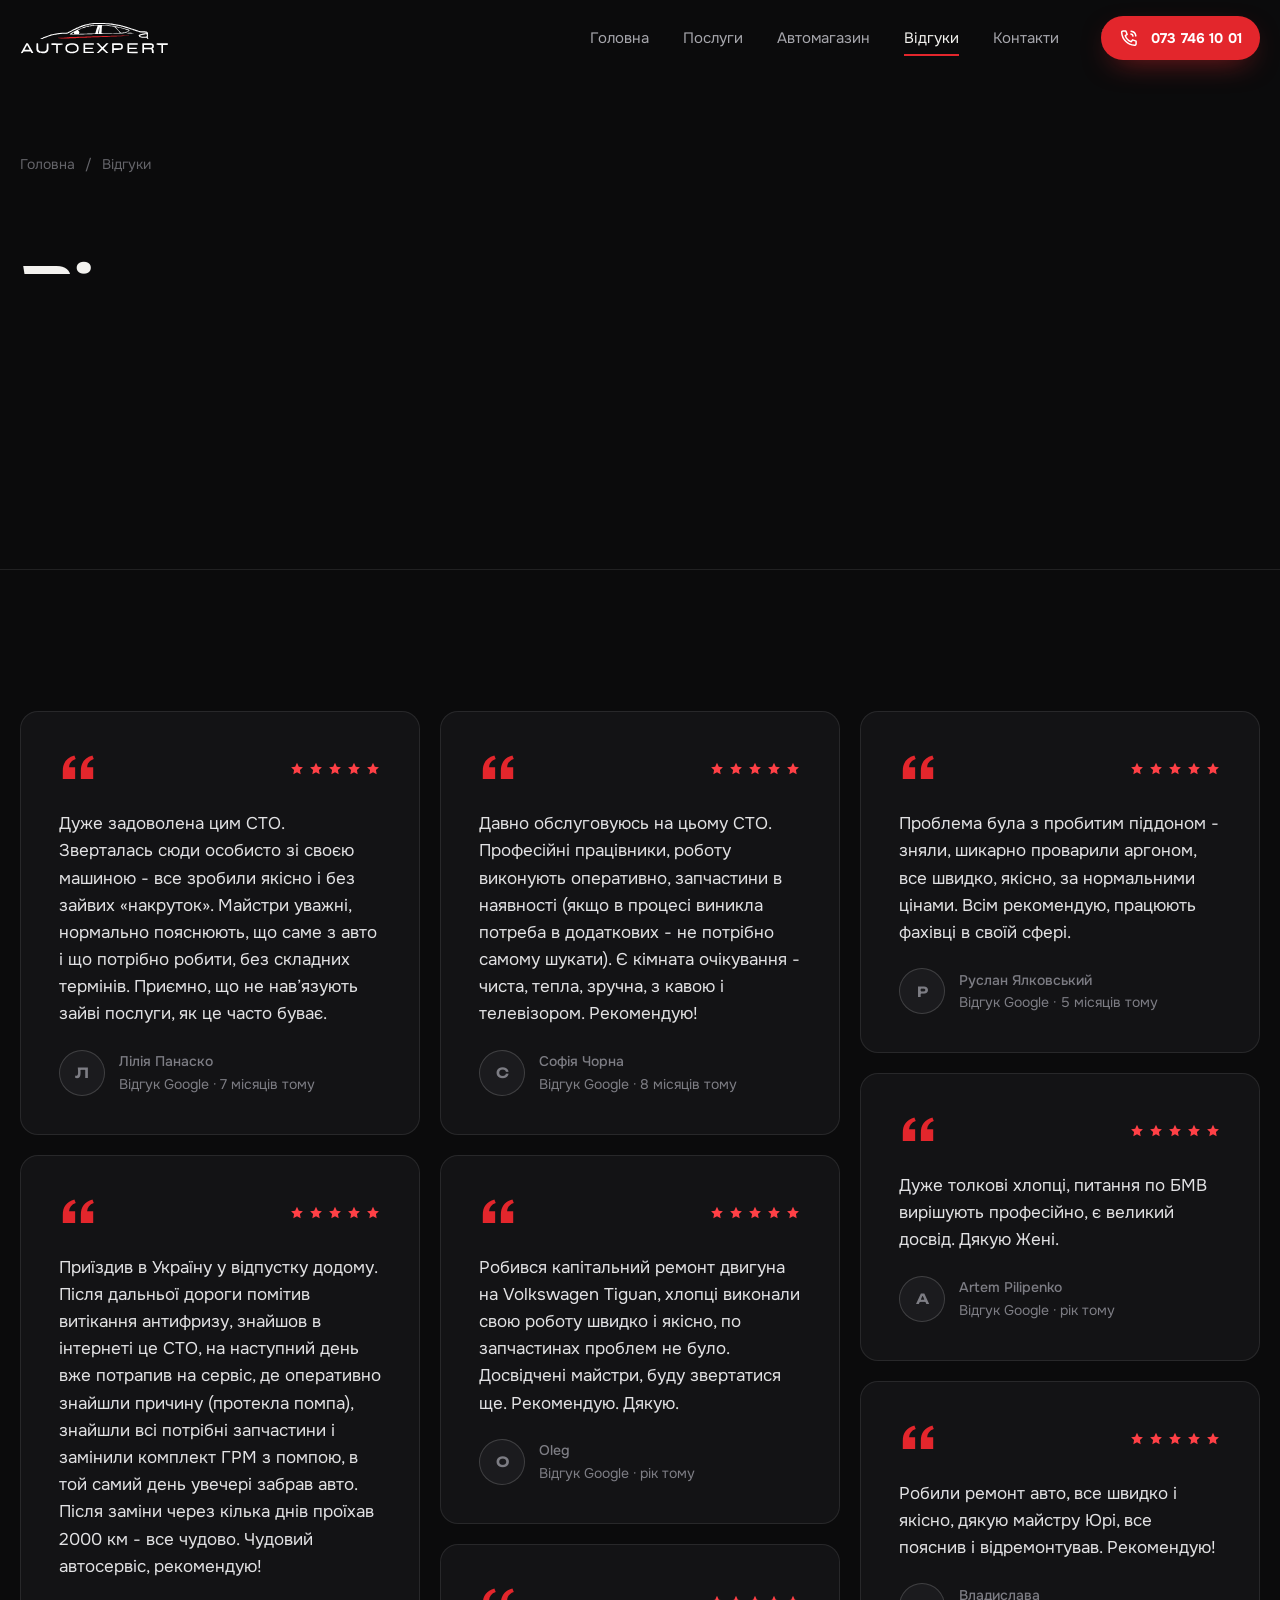
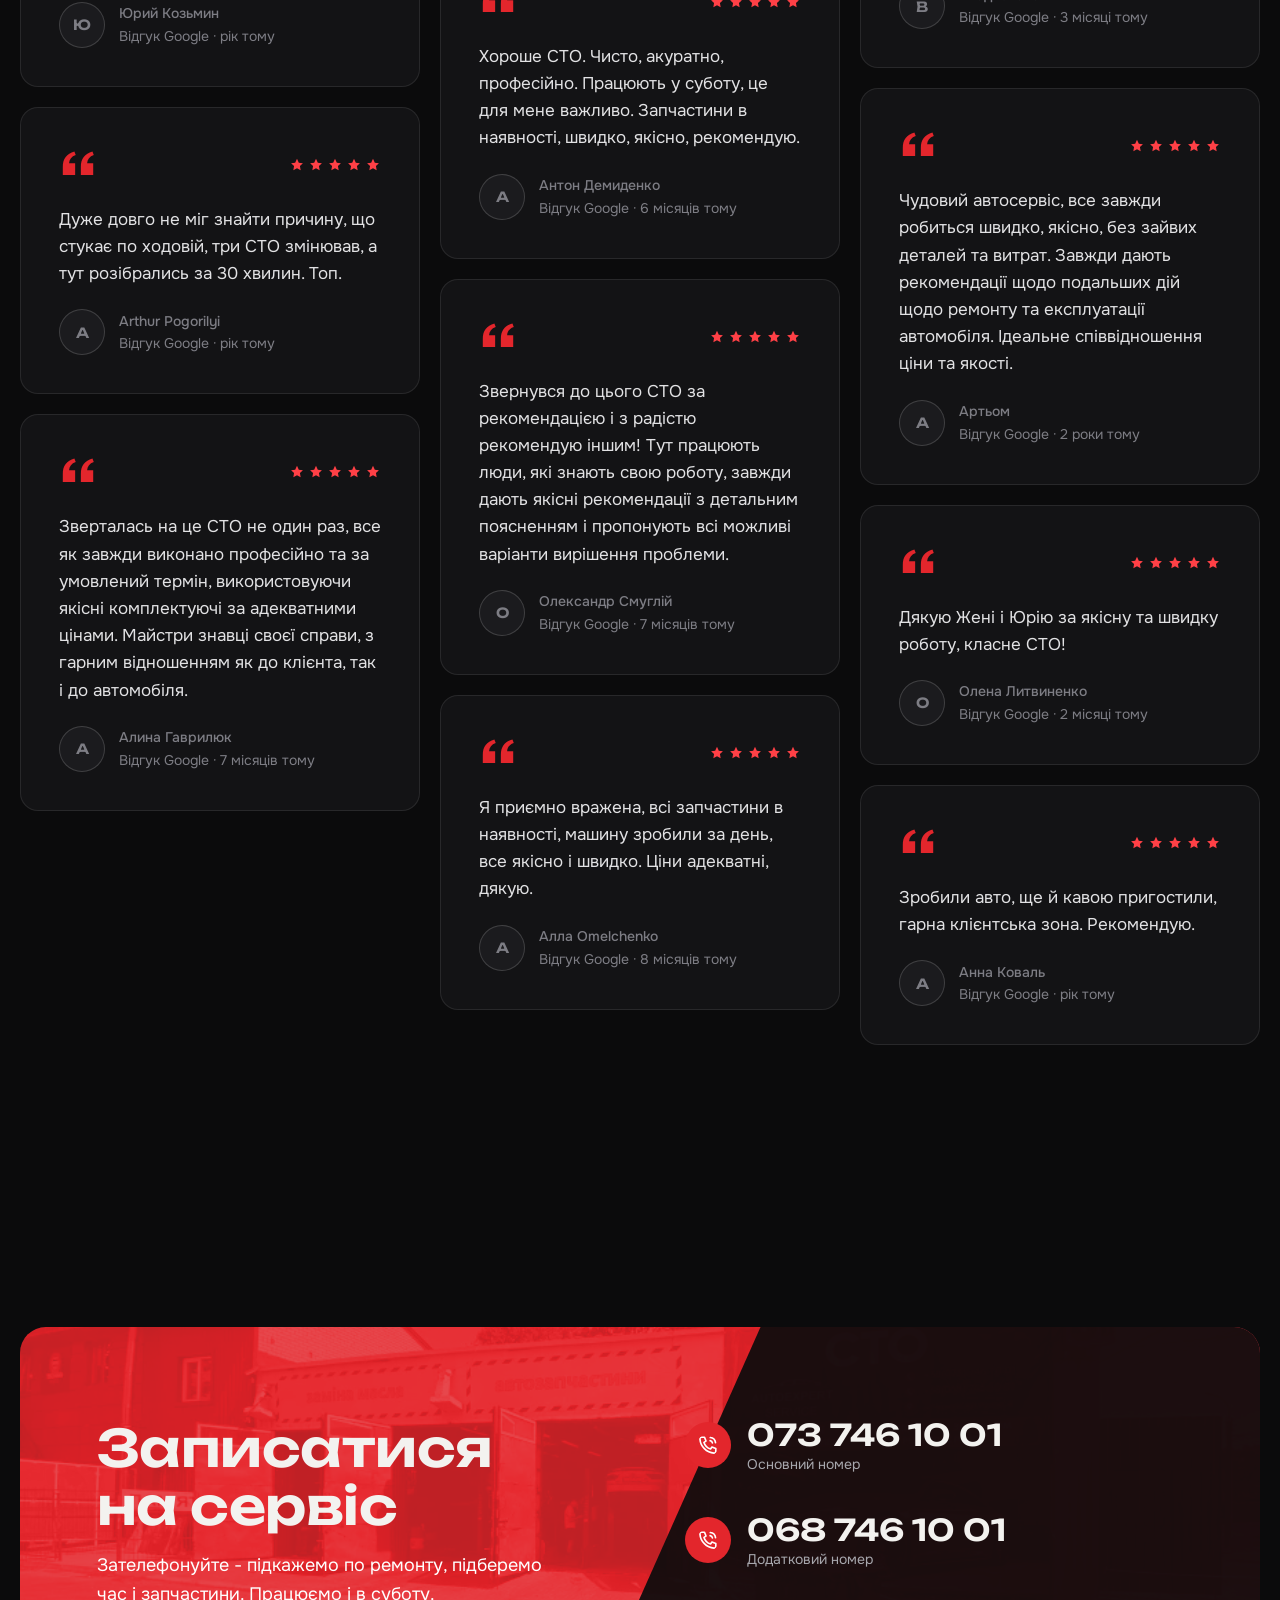
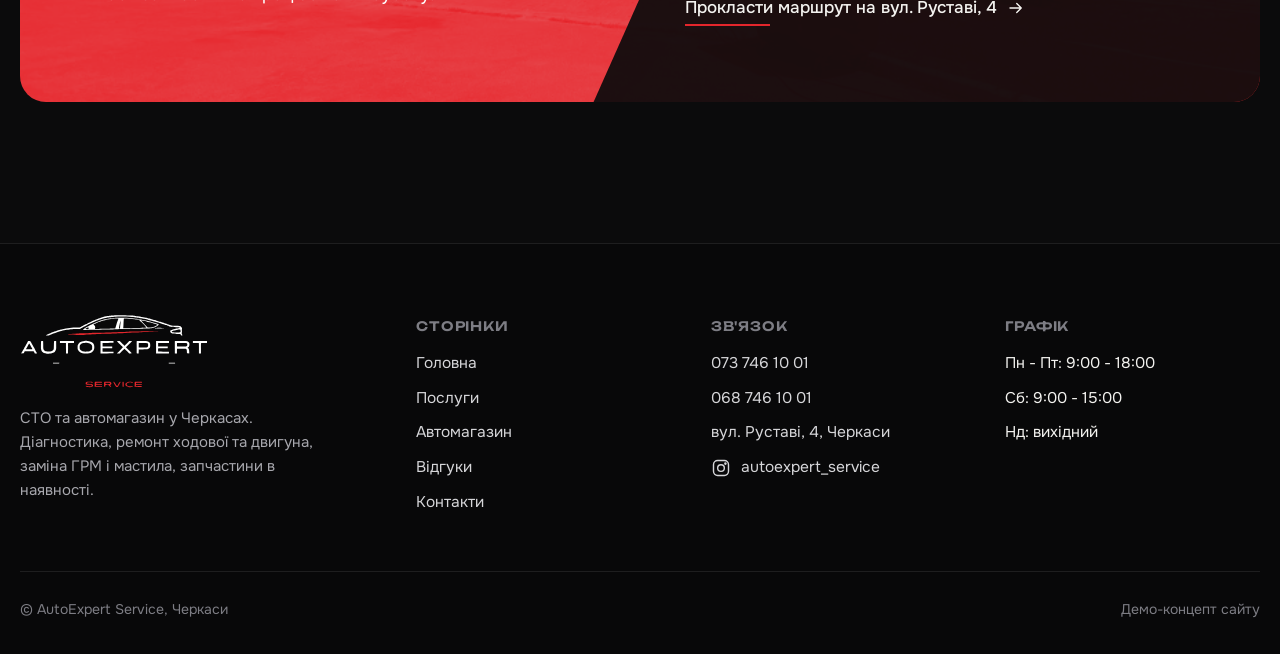
<file: vidguky.html>
<!doctype html>
<html lang="uk">
<head>
<meta charset="utf-8">
<meta name="viewport" content="width=device-width, initial-scale=1">
<script>(function(d){if(!matchMedia("(prefers-reduced-motion: reduce)").matches){d.classList.add("js-anim");setTimeout(function(){d.classList.remove("js-anim")},3500)}})(document.documentElement)</script>
<title>Відгуки про СТО AutoExpert Черкаси</title>
<meta name="description" content="Відгуки клієнтів СТО AutoExpert у Черкасах з Google Карт: діагностика, ремонт ходової, двигуна, заміна ГРМ.">
<meta name="robots" content="noindex, nofollow">
<meta name="theme-color" content="#0b0b0c">
<meta property="og:type" content="website">
<meta property="og:locale" content="uk_UA">
<meta property="og:site_name" content="AutoExpert Черкаси">
<meta property="og:title" content="Відгуки про СТО AutoExpert Черкаси">
<meta property="og:description" content="Відгуки клієнтів СТО AutoExpert у Черкасах з Google Карт: діагностика, ремонт ходової, двигуна, заміна ГРМ.">
<meta property="og:url" content="https://konkos-design.github.io/autoexpert-cherkasy/vidguky.html">
<meta property="og:image" content="https://konkos-design.github.io/autoexpert-cherkasy/img/og-image.jpg">
<meta property="og:image:width" content="1200">
<meta property="og:image:height" content="630">
<meta property="og:image:alt" content="AutoExpert Service - СТО та автомагазин у Черкасах">
<meta name="twitter:card" content="summary_large_image">
<meta name="twitter:title" content="Відгуки про СТО AutoExpert Черкаси">
<meta name="twitter:description" content="Відгуки клієнтів СТО AutoExpert у Черкасах з Google Карт: діагностика, ремонт ходової, двигуна, заміна ГРМ.">
<meta name="twitter:image" content="https://konkos-design.github.io/autoexpert-cherkasy/img/og-image.jpg">
<link rel="icon" href="favicon.ico" sizes="any">
<link rel="icon" href="img/favicon.svg" type="image/svg+xml">
<link rel="apple-touch-icon" href="img/apple-touch-icon.png">
<link rel="preload" href="fonts/unbounded-cyrillic-600-normal.woff2" as="font" type="font/woff2" crossorigin>
<link rel="preload" href="fonts/onest-cyrillic-400-normal.woff2" as="font" type="font/woff2" crossorigin>
<link rel="stylesheet" href="css/style.css">
</head>
<body>
<a class="skip" href="#main">Перейти до змісту</a>
<header class="hdr">
  <div class="wrap hdr__in">
    <a class="hdr__logo" href="index.html" aria-label="AutoExpert Service - на головну"><img src="img/logo-h.svg" alt="AutoExpert Service" width="150" height="32"></a>
    <nav class="nav" aria-label="Головне меню"><a href="index.html">Головна</a><a href="poslugy.html">Послуги</a><a href="magazyn.html">Автомагазин</a><a href="vidguky.html" aria-current=page>Відгуки</a><a href="kontakty.html">Контакти</a></nav>
    <div class="hdr__cta">
      <a class="btn btn--sm" href="tel:+380737461001"><svg class="ic" aria-hidden="true"><use href="img/icons.svg#phone"/></svg><span>073 746 10 01</span></a>
      <button class="burger" type="button" aria-label="Відкрити меню" aria-expanded="false" aria-controls="mnav"><span></span><span></span><span></span></button>
    </div>
  </div>
</header>
<nav class="mnav" id="mnav" aria-label="Мобільне меню" aria-hidden="true">
  <a class="mnav__l" href="index.html">Головна<svg class="ic" aria-hidden="true"><use href="img/icons.svg#arrow"/></svg></a><a class="mnav__l" href="poslugy.html">Послуги<svg class="ic" aria-hidden="true"><use href="img/icons.svg#arrow"/></svg></a><a class="mnav__l" href="magazyn.html">Автомагазин<svg class="ic" aria-hidden="true"><use href="img/icons.svg#arrow"/></svg></a><a class="mnav__l" href="vidguky.html" aria-current=page>Відгуки<svg class="ic" aria-hidden="true"><use href="img/icons.svg#arrow"/></svg></a><a class="mnav__l" href="kontakty.html">Контакти<svg class="ic" aria-hidden="true"><use href="img/icons.svg#arrow"/></svg></a>
  <div class="mnav__foot">
    <a class="btn" href="tel:+380737461001"><svg class="ic" aria-hidden="true"><use href="img/icons.svg#phone"/></svg>Подзвонити 073 746 10 01</a>
    <a class="btn btn--ghost" href="tel:+380687461001"><svg class="ic" aria-hidden="true"><use href="img/icons.svg#phone"/></svg>068 746 10 01</a>
    <p>Черкаси, вул. Руставі, 4</p>
  </div>
</nav>
<main id="main">
<section class="phero">
  <div class="wrap phero__grid phero__grid--solo">
    <div>
      <div class="crumbs"><a href="index.html">Головна</a><span aria-hidden="true">/</span><span>Відгуки</span></div>
      <h1><span class="ln"><span>Відгуки</span></span><span class="ln"><span>наших клієнтів</span></span></h1>
      <p class="lead">Справжні відгуки з Google Карт про СТО AutoExpert на Руставі, 4. Публікуємо їх так, як їх написали клієнти.</p>
      <div class="hero__cta" style="margin-top:30px"><a class="btn btn--ghost" href="https://maps.app.goo.gl/BAe6bSVjK3D8Cgsg9" target="_blank" rel="noopener">Відгуки на Google Картах<svg class="ic" aria-hidden="true"><use href="img/icons.svg#arrow-ne"/></svg></a></div>
    </div>
    
  </div>
  <span class="phero__line" aria-hidden="true"></span>
</section>
<section class="sec" aria-label="Відгуки клієнтів">
  <div class="wrap"><div class="rgrid"><figure class="q rv">
  <div class="q__top"><svg class="q__mark" aria-hidden="true"><use href="img/icons.svg#quote"/></svg><span class="stars" role="img" aria-label="5 зірок з 5"><svg class="ic" aria-hidden="true"><use href="img/icons.svg#star"/></svg><svg class="ic" aria-hidden="true"><use href="img/icons.svg#star"/></svg><svg class="ic" aria-hidden="true"><use href="img/icons.svg#star"/></svg><svg class="ic" aria-hidden="true"><use href="img/icons.svg#star"/></svg><svg class="ic" aria-hidden="true"><use href="img/icons.svg#star"/></svg></span></div>
  <blockquote>Дуже задоволена цим СТО. Зверталась сюди особисто зі своєю машиною - все зробили якісно і без зайвих «накруток». Майстри уважні, нормально пояснюють, що саме з авто і що потрібно робити, без складних термінів. Приємно, що не нав’язують зайві послуги, як це часто буває.</blockquote>
  <figcaption class="q__who"><span class="av" aria-hidden="true">Л</span><span><b>Лілія Панаско</b><span>Відгук Google · 7 місяців тому</span></span></figcaption>
</figure><figure class="q rv">
  <div class="q__top"><svg class="q__mark" aria-hidden="true"><use href="img/icons.svg#quote"/></svg><span class="stars" role="img" aria-label="5 зірок з 5"><svg class="ic" aria-hidden="true"><use href="img/icons.svg#star"/></svg><svg class="ic" aria-hidden="true"><use href="img/icons.svg#star"/></svg><svg class="ic" aria-hidden="true"><use href="img/icons.svg#star"/></svg><svg class="ic" aria-hidden="true"><use href="img/icons.svg#star"/></svg><svg class="ic" aria-hidden="true"><use href="img/icons.svg#star"/></svg></span></div>
  <blockquote>Приїздив в Україну у відпустку додому. Після дальньої дороги помітив витікання антифризу, знайшов в інтернеті це СТО, на наступний день вже потрапив на сервіс, де оперативно знайшли причину (протекла помпа), знайшли всі потрібні запчастини і замінили комплект ГРМ з помпою, в той самий день увечері забрав авто. Після заміни через кілька днів проїхав 2000 км - все чудово. Чудовий автосервіс, рекомендую!</blockquote>
  <figcaption class="q__who"><span class="av" aria-hidden="true">Ю</span><span><b>Юрий Козьмин</b><span>Відгук Google · рік тому</span></span></figcaption>
</figure><figure class="q rv">
  <div class="q__top"><svg class="q__mark" aria-hidden="true"><use href="img/icons.svg#quote"/></svg><span class="stars" role="img" aria-label="5 зірок з 5"><svg class="ic" aria-hidden="true"><use href="img/icons.svg#star"/></svg><svg class="ic" aria-hidden="true"><use href="img/icons.svg#star"/></svg><svg class="ic" aria-hidden="true"><use href="img/icons.svg#star"/></svg><svg class="ic" aria-hidden="true"><use href="img/icons.svg#star"/></svg><svg class="ic" aria-hidden="true"><use href="img/icons.svg#star"/></svg></span></div>
  <blockquote>Дуже довго не міг знайти причину, що стукає по ходовій, три СТО змінював, а тут розібрались за 30 хвилин. Топ.</blockquote>
  <figcaption class="q__who"><span class="av" aria-hidden="true">A</span><span><b>Arthur Pogorilyi</b><span>Відгук Google · рік тому</span></span></figcaption>
</figure><figure class="q rv">
  <div class="q__top"><svg class="q__mark" aria-hidden="true"><use href="img/icons.svg#quote"/></svg><span class="stars" role="img" aria-label="5 зірок з 5"><svg class="ic" aria-hidden="true"><use href="img/icons.svg#star"/></svg><svg class="ic" aria-hidden="true"><use href="img/icons.svg#star"/></svg><svg class="ic" aria-hidden="true"><use href="img/icons.svg#star"/></svg><svg class="ic" aria-hidden="true"><use href="img/icons.svg#star"/></svg><svg class="ic" aria-hidden="true"><use href="img/icons.svg#star"/></svg></span></div>
  <blockquote>Зверталась на це СТО не один раз, все як завжди виконано професійно та за умовлений термін, використовуючи якісні комплектуючі за адекватними цінами. Майстри знавці своєї справи, з гарним відношенням як до клієнта, так і до автомобіля.</blockquote>
  <figcaption class="q__who"><span class="av" aria-hidden="true">А</span><span><b>Алина Гаврилюк</b><span>Відгук Google · 7 місяців тому</span></span></figcaption>
</figure><figure class="q rv">
  <div class="q__top"><svg class="q__mark" aria-hidden="true"><use href="img/icons.svg#quote"/></svg><span class="stars" role="img" aria-label="5 зірок з 5"><svg class="ic" aria-hidden="true"><use href="img/icons.svg#star"/></svg><svg class="ic" aria-hidden="true"><use href="img/icons.svg#star"/></svg><svg class="ic" aria-hidden="true"><use href="img/icons.svg#star"/></svg><svg class="ic" aria-hidden="true"><use href="img/icons.svg#star"/></svg><svg class="ic" aria-hidden="true"><use href="img/icons.svg#star"/></svg></span></div>
  <blockquote>Давно обслуговуюсь на цьому СТО. Професійні працівники, роботу виконують оперативно, запчастини в наявності (якщо в процесі виникла потреба в додаткових - не потрібно самому шукати). Є кімната очікування - чиста, тепла, зручна, з кавою і телевізором. Рекомендую!</blockquote>
  <figcaption class="q__who"><span class="av" aria-hidden="true">С</span><span><b>Софія Чорна</b><span>Відгук Google · 8 місяців тому</span></span></figcaption>
</figure><figure class="q rv">
  <div class="q__top"><svg class="q__mark" aria-hidden="true"><use href="img/icons.svg#quote"/></svg><span class="stars" role="img" aria-label="5 зірок з 5"><svg class="ic" aria-hidden="true"><use href="img/icons.svg#star"/></svg><svg class="ic" aria-hidden="true"><use href="img/icons.svg#star"/></svg><svg class="ic" aria-hidden="true"><use href="img/icons.svg#star"/></svg><svg class="ic" aria-hidden="true"><use href="img/icons.svg#star"/></svg><svg class="ic" aria-hidden="true"><use href="img/icons.svg#star"/></svg></span></div>
  <blockquote>Робився капітальний ремонт двигуна на Volkswagen Tiguan, хлопці виконали свою роботу швидко і якісно, по запчастинах проблем не було. Досвідчені майстри, буду звертатися ще. Рекомендую. Дякую.</blockquote>
  <figcaption class="q__who"><span class="av" aria-hidden="true">O</span><span><b>Oleg</b><span>Відгук Google · рік тому</span></span></figcaption>
</figure><figure class="q rv">
  <div class="q__top"><svg class="q__mark" aria-hidden="true"><use href="img/icons.svg#quote"/></svg><span class="stars" role="img" aria-label="5 зірок з 5"><svg class="ic" aria-hidden="true"><use href="img/icons.svg#star"/></svg><svg class="ic" aria-hidden="true"><use href="img/icons.svg#star"/></svg><svg class="ic" aria-hidden="true"><use href="img/icons.svg#star"/></svg><svg class="ic" aria-hidden="true"><use href="img/icons.svg#star"/></svg><svg class="ic" aria-hidden="true"><use href="img/icons.svg#star"/></svg></span></div>
  <blockquote>Хороше СТО. Чисто, акуратно, професійно. Працюють у суботу, це для мене важливо. Запчастини в наявності, швидко, якісно, рекомендую.</blockquote>
  <figcaption class="q__who"><span class="av" aria-hidden="true">А</span><span><b>Антон Демиденко</b><span>Відгук Google · 6 місяців тому</span></span></figcaption>
</figure><figure class="q rv">
  <div class="q__top"><svg class="q__mark" aria-hidden="true"><use href="img/icons.svg#quote"/></svg><span class="stars" role="img" aria-label="5 зірок з 5"><svg class="ic" aria-hidden="true"><use href="img/icons.svg#star"/></svg><svg class="ic" aria-hidden="true"><use href="img/icons.svg#star"/></svg><svg class="ic" aria-hidden="true"><use href="img/icons.svg#star"/></svg><svg class="ic" aria-hidden="true"><use href="img/icons.svg#star"/></svg><svg class="ic" aria-hidden="true"><use href="img/icons.svg#star"/></svg></span></div>
  <blockquote>Звернувся до цього СТО за рекомендацією і з радістю рекомендую іншим! Тут працюють люди, які знають свою роботу, завжди дають якісні рекомендації з детальним поясненням і пропонують всі можливі варіанти вирішення проблеми.</blockquote>
  <figcaption class="q__who"><span class="av" aria-hidden="true">О</span><span><b>Олександр Смуглій</b><span>Відгук Google · 7 місяців тому</span></span></figcaption>
</figure><figure class="q rv">
  <div class="q__top"><svg class="q__mark" aria-hidden="true"><use href="img/icons.svg#quote"/></svg><span class="stars" role="img" aria-label="5 зірок з 5"><svg class="ic" aria-hidden="true"><use href="img/icons.svg#star"/></svg><svg class="ic" aria-hidden="true"><use href="img/icons.svg#star"/></svg><svg class="ic" aria-hidden="true"><use href="img/icons.svg#star"/></svg><svg class="ic" aria-hidden="true"><use href="img/icons.svg#star"/></svg><svg class="ic" aria-hidden="true"><use href="img/icons.svg#star"/></svg></span></div>
  <blockquote>Я приємно вражена, всі запчастини в наявності, машину зробили за день, все якісно і швидко. Ціни адекватні, дякую.</blockquote>
  <figcaption class="q__who"><span class="av" aria-hidden="true">А</span><span><b>Алла Omelchenko</b><span>Відгук Google · 8 місяців тому</span></span></figcaption>
</figure><figure class="q rv">
  <div class="q__top"><svg class="q__mark" aria-hidden="true"><use href="img/icons.svg#quote"/></svg><span class="stars" role="img" aria-label="5 зірок з 5"><svg class="ic" aria-hidden="true"><use href="img/icons.svg#star"/></svg><svg class="ic" aria-hidden="true"><use href="img/icons.svg#star"/></svg><svg class="ic" aria-hidden="true"><use href="img/icons.svg#star"/></svg><svg class="ic" aria-hidden="true"><use href="img/icons.svg#star"/></svg><svg class="ic" aria-hidden="true"><use href="img/icons.svg#star"/></svg></span></div>
  <blockquote>Проблема була з пробитим піддоном - зняли, шикарно проварили аргоном, все швидко, якісно, за нормальними цінами. Всім рекомендую, працюють фахівці в своїй сфері.</blockquote>
  <figcaption class="q__who"><span class="av" aria-hidden="true">Р</span><span><b>Руслан Ялковський</b><span>Відгук Google · 5 місяців тому</span></span></figcaption>
</figure><figure class="q rv">
  <div class="q__top"><svg class="q__mark" aria-hidden="true"><use href="img/icons.svg#quote"/></svg><span class="stars" role="img" aria-label="5 зірок з 5"><svg class="ic" aria-hidden="true"><use href="img/icons.svg#star"/></svg><svg class="ic" aria-hidden="true"><use href="img/icons.svg#star"/></svg><svg class="ic" aria-hidden="true"><use href="img/icons.svg#star"/></svg><svg class="ic" aria-hidden="true"><use href="img/icons.svg#star"/></svg><svg class="ic" aria-hidden="true"><use href="img/icons.svg#star"/></svg></span></div>
  <blockquote>Дуже толкові хлопці, питання по БМВ вирішують професійно, є великий досвід. Дякую Жені.</blockquote>
  <figcaption class="q__who"><span class="av" aria-hidden="true">A</span><span><b>Artem Pilipenko</b><span>Відгук Google · рік тому</span></span></figcaption>
</figure><figure class="q rv">
  <div class="q__top"><svg class="q__mark" aria-hidden="true"><use href="img/icons.svg#quote"/></svg><span class="stars" role="img" aria-label="5 зірок з 5"><svg class="ic" aria-hidden="true"><use href="img/icons.svg#star"/></svg><svg class="ic" aria-hidden="true"><use href="img/icons.svg#star"/></svg><svg class="ic" aria-hidden="true"><use href="img/icons.svg#star"/></svg><svg class="ic" aria-hidden="true"><use href="img/icons.svg#star"/></svg><svg class="ic" aria-hidden="true"><use href="img/icons.svg#star"/></svg></span></div>
  <blockquote>Робили ремонт авто, все швидко і якісно, дякую майстру Юрі, все пояснив і відремонтував. Рекомендую!</blockquote>
  <figcaption class="q__who"><span class="av" aria-hidden="true">В</span><span><b>Владислава</b><span>Відгук Google · 3 місяці тому</span></span></figcaption>
</figure><figure class="q rv">
  <div class="q__top"><svg class="q__mark" aria-hidden="true"><use href="img/icons.svg#quote"/></svg><span class="stars" role="img" aria-label="5 зірок з 5"><svg class="ic" aria-hidden="true"><use href="img/icons.svg#star"/></svg><svg class="ic" aria-hidden="true"><use href="img/icons.svg#star"/></svg><svg class="ic" aria-hidden="true"><use href="img/icons.svg#star"/></svg><svg class="ic" aria-hidden="true"><use href="img/icons.svg#star"/></svg><svg class="ic" aria-hidden="true"><use href="img/icons.svg#star"/></svg></span></div>
  <blockquote>Чудовий автосервіс, все завжди робиться швидко, якісно, без зайвих деталей та витрат. Завжди дають рекомендації щодо подальших дій щодо ремонту та експлуатації автомобіля. Ідеальне співвідношення ціни та якості.</blockquote>
  <figcaption class="q__who"><span class="av" aria-hidden="true">А</span><span><b>Артьом</b><span>Відгук Google · 2 роки тому</span></span></figcaption>
</figure><figure class="q rv">
  <div class="q__top"><svg class="q__mark" aria-hidden="true"><use href="img/icons.svg#quote"/></svg><span class="stars" role="img" aria-label="5 зірок з 5"><svg class="ic" aria-hidden="true"><use href="img/icons.svg#star"/></svg><svg class="ic" aria-hidden="true"><use href="img/icons.svg#star"/></svg><svg class="ic" aria-hidden="true"><use href="img/icons.svg#star"/></svg><svg class="ic" aria-hidden="true"><use href="img/icons.svg#star"/></svg><svg class="ic" aria-hidden="true"><use href="img/icons.svg#star"/></svg></span></div>
  <blockquote>Дякую Жені і Юрію за якісну та швидку роботу, класне СТО!</blockquote>
  <figcaption class="q__who"><span class="av" aria-hidden="true">О</span><span><b>Олена Литвиненко</b><span>Відгук Google · 2 місяці тому</span></span></figcaption>
</figure><figure class="q rv">
  <div class="q__top"><svg class="q__mark" aria-hidden="true"><use href="img/icons.svg#quote"/></svg><span class="stars" role="img" aria-label="5 зірок з 5"><svg class="ic" aria-hidden="true"><use href="img/icons.svg#star"/></svg><svg class="ic" aria-hidden="true"><use href="img/icons.svg#star"/></svg><svg class="ic" aria-hidden="true"><use href="img/icons.svg#star"/></svg><svg class="ic" aria-hidden="true"><use href="img/icons.svg#star"/></svg><svg class="ic" aria-hidden="true"><use href="img/icons.svg#star"/></svg></span></div>
  <blockquote>Зробили авто, ще й кавою пригостили, гарна клієнтська зона. Рекомендую.</blockquote>
  <figcaption class="q__who"><span class="av" aria-hidden="true">А</span><span><b>Анна Коваль</b><span>Відгук Google · рік тому</span></span></figcaption>
</figure></div></div>
</section>
<section class="sec" aria-labelledby="cta-h">
  <div class="wrap">
    <div class="cta rv">
      <div class="cta__grid">
        <div>
          <h2 id="cta-h">Записатися<br>на сервіс</h2>
          <p>Зателефонуйте - підкажемо по ремонту, підберемо час і запчастини. Працюємо і в суботу.</p>
        </div>
        <div class="cta__nums">
          <a class="num" href="tel:+380737461001"><svg class="ic" aria-hidden="true"><use href="img/icons.svg#phone"/></svg><span>073 746 10 01<small>Основний номер</small></span></a>
          <a class="num" href="tel:+380687461001"><svg class="ic" aria-hidden="true"><use href="img/icons.svg#phone"/></svg><span>068 746 10 01<small>Додатковий номер</small></span></a>
          <a class="link" href="https://maps.app.goo.gl/BAe6bSVjK3D8Cgsg9" target="_blank" rel="noopener">Прокласти маршрут на вул. Руставі, 4 <svg class="ic" aria-hidden="true"><use href="img/icons.svg#arrow"/></svg></a>
        </div>
      </div>
    </div>
  </div>
</section>

</main>
<footer class="ftr">
  <div class="wrap">
    <div class="ftr__grid">
      <div>
        <img class="ftr__logo" src="img/logo.svg" alt="AutoExpert Service" width="190" height="74" loading="lazy">
        <p class="ftr__about">СТО та автомагазин у Черкасах. Діагностика, ремонт ходової та двигуна, заміна ГРМ і мастила, запчастини в наявності.</p>
      </div>
      <div>
        <h4>Сторінки</h4>
        <ul><li><a href="index.html">Головна</a></li><li><a href="poslugy.html">Послуги</a></li><li><a href="magazyn.html">Автомагазин</a></li><li><a href="vidguky.html">Відгуки</a></li><li><a href="kontakty.html">Контакти</a></li></ul>
      </div>
      <div>
        <h4>Зв'язок</h4>
        <ul>
          <li><a href="tel:+380737461001">073 746 10 01</a></li>
          <li><a href="tel:+380687461001">068 746 10 01</a></li>
          <li><a href="https://maps.app.goo.gl/BAe6bSVjK3D8Cgsg9" target="_blank" rel="noopener">вул. Руставі, 4, Черкаси</a></li>
          <li><a class="social" href="https://www.instagram.com/autoexpert_service/" target="_blank" rel="noopener"><svg class="ic" aria-hidden="true"><use href="img/icons.svg#ig"/></svg>autoexpert_service</a></li>
        </ul>
      </div>
      <div>
        <h4>Графік</h4>
        <ul>
          <li>Пн - Пт: 9:00 - 18:00</li>
          <li>Сб: 9:00 - 15:00</li>
          <li>Нд: вихідний</li>
        </ul>
      </div>
    </div>
    <div class="ftr__bot"><span>© AutoExpert Service, Черкаси</span><span>Демо-концепт сайту</span></div>
  </div>
</footer>
<a class="fab" href="tel:+380737461001" aria-label="Подзвонити 073 746 10 01"><svg class="ic" aria-hidden="true"><use href="img/icons.svg#phone"/></svg></a>
<script src="js/gsap.min.js" defer></script>
<script src="js/ScrollTrigger.min.js" defer></script>
<script src="js/main.js" defer></script>
</body>
</html>
</file>
<file: css/style.css>
/* AutoExpert Черкаси - demo by konkos_design */
@font-face{font-family:"Unbounded";src:url(../fonts/unbounded-cyrillic-600-normal.woff2) format("woff2");font-weight:600;font-display:swap;unicode-range:U+0301,U+0400-045F,U+0490-0491,U+04B0-04B1,U+2116}
@font-face{font-family:"Unbounded";src:url(../fonts/unbounded-latin-600-normal.woff2) format("woff2");font-weight:600;font-display:swap;unicode-range:U+0000-00FF,U+0131,U+0152-0153,U+02BB-02BC,U+02C6,U+02DA,U+02DC,U+2000-206F,U+20AC,U+2122,U+2191,U+2193,U+2212,U+2215,U+FEFF,U+FFFD}
@font-face{font-family:"Unbounded";src:url(../fonts/unbounded-cyrillic-400-normal.woff2) format("woff2");font-weight:400;font-display:swap;unicode-range:U+0301,U+0400-045F,U+0490-0491,U+04B0-04B1,U+2116}
@font-face{font-family:"Unbounded";src:url(../fonts/unbounded-latin-400-normal.woff2) format("woff2");font-weight:400;font-display:swap;unicode-range:U+0000-00FF,U+0131,U+0152-0153,U+02BB-02BC,U+02C6,U+02DA,U+02DC,U+2000-206F,U+20AC,U+2122,U+2191,U+2193,U+2212,U+2215,U+FEFF,U+FFFD}
@font-face{font-family:"Onest";src:url(../fonts/onest-cyrillic-400-normal.woff2) format("woff2");font-weight:400;font-display:swap;unicode-range:U+0301,U+0400-045F,U+0490-0491,U+04B0-04B1,U+2116}
@font-face{font-family:"Onest";src:url(../fonts/onest-latin-400-normal.woff2) format("woff2");font-weight:400;font-display:swap;unicode-range:U+0000-00FF,U+0131,U+0152-0153,U+02BB-02BC,U+02C6,U+02DA,U+02DC,U+2000-206F,U+20AC,U+2122,U+2191,U+2193,U+2212,U+2215,U+FEFF,U+FFFD}
@font-face{font-family:"Onest";src:url(../fonts/onest-cyrillic-500-normal.woff2) format("woff2");font-weight:500;font-display:swap;unicode-range:U+0301,U+0400-045F,U+0490-0491,U+04B0-04B1,U+2116}
@font-face{font-family:"Onest";src:url(../fonts/onest-latin-500-normal.woff2) format("woff2");font-weight:500;font-display:swap;unicode-range:U+0000-00FF,U+0131,U+0152-0153,U+02BB-02BC,U+02C6,U+02DA,U+02DC,U+2000-206F,U+20AC,U+2122,U+2191,U+2193,U+2212,U+2215,U+FEFF,U+FFFD}
@font-face{font-family:"Onest";src:url(../fonts/onest-cyrillic-700-normal.woff2) format("woff2");font-weight:700;font-display:swap;unicode-range:U+0301,U+0400-045F,U+0490-0491,U+04B0-04B1,U+2116}
@font-face{font-family:"Onest";src:url(../fonts/onest-latin-700-normal.woff2) format("woff2");font-weight:700;font-display:swap;unicode-range:U+0000-00FF,U+0131,U+0152-0153,U+02BB-02BC,U+02C6,U+02DA,U+02DC,U+2000-206F,U+20AC,U+2122,U+2191,U+2193,U+2212,U+2215,U+FEFF,U+FFFD}

:root{
  --ink:#0b0b0c;--ink-2:#131315;--ink-3:#1b1b1e;--line:rgba(255,255,255,.09);--line-2:rgba(255,255,255,.16);
  --white:#f3f2ef;--mute:#a7a7ad;--mute-2:#7d7d84;
  --red:#e3262c;--red-2:#ff4046;--red-deep:#9e1419;
  --display:"Unbounded",system-ui,sans-serif;--body:"Onest",system-ui,sans-serif;
  --wrap:min(1240px,100% - 40px);--r:18px;--ease:cubic-bezier(.22,.8,.2,1);--ease-io:cubic-bezier(.65,0,.35,1);
  --sec:clamp(84px,11vw,150px);
}
*,*::before,*::after{box-sizing:border-box}
html{-webkit-text-size-adjust:100%;scroll-behavior:smooth}
body{margin:0;background:var(--ink);color:var(--white);font:400 17px/1.6 var(--body);-webkit-font-smoothing:antialiased;overflow-x:hidden}
img,svg{display:block;max-width:100%}
a{color:inherit;text-decoration:none}
h1,h2,h3{font-family:var(--display);font-weight:600;line-height:1.12;margin:0;letter-spacing:-.01em}
p{margin:0}
.wrap{width:var(--wrap);margin-inline:auto}
.skip{position:absolute;left:-999px;top:8px;background:var(--red);padding:10px 14px;border-radius:8px;z-index:100}
.skip:focus{left:12px}
:focus-visible{outline:2px solid var(--red-2);outline-offset:3px;border-radius:6px}
.ic{width:24px;height:24px;flex:none}
.red{color:var(--red-2)}

/* ---------- buttons ---------- */
.btn{--bg:var(--red);position:relative;display:inline-flex;align-items:center;gap:12px;padding:16px 26px;border-radius:999px;font:600 15px/1 var(--body);letter-spacing:.01em;background:var(--bg);color:#fff;overflow:hidden;isolation:isolate;transition:transform .35s var(--ease),box-shadow .35s var(--ease);box-shadow:0 10px 30px -12px rgba(227,38,44,.7);white-space:nowrap}
.btn::before{content:"";position:absolute;inset:0;background:#fff;transform:translateX(-101%) skewX(-18deg);transform-origin:left;transition:transform .55s var(--ease);z-index:-1}
.btn:hover{transform:translateY(-2px);color:var(--ink)}
.btn:hover::before{transform:translateX(0) skewX(0)}
.btn .ic{width:20px;height:20px;transition:transform .45s var(--ease)}
.btn:hover .ic{transform:rotate(-12deg) scale(1.08)}
.btn--ghost{--bg:transparent;box-shadow:inset 0 0 0 1.5px var(--line-2)}
.btn--ghost::before{background:var(--white)}
.btn--sm{padding:12px 18px;font-size:14px}
.link{display:inline-flex;align-items:center;gap:10px;font-weight:500;position:relative;padding-bottom:4px}
.link::after{content:"";position:absolute;left:0;right:0;bottom:0;height:1.5px;background:var(--red);transform:scaleX(.25);transform-origin:left;transition:transform .5s var(--ease)}
.link:hover::after{transform:scaleX(1)}
.link .ic{width:18px;height:18px;transition:transform .4s var(--ease)}
.link:hover .ic{transform:translateX(4px)}

/* ---------- header ---------- */
.hdr{position:fixed;inset:0 0 auto;z-index:50;transition:background .4s,border-color .4s,transform .45s var(--ease);border-bottom:1px solid transparent}
.hdr.is-solid{background:rgba(11,11,12,.82);backdrop-filter:blur(14px);-webkit-backdrop-filter:blur(14px);border-color:var(--line)}
.hdr.is-hidden{transform:translateY(-100%)}
.hdr__in{display:flex;align-items:center;gap:28px;height:76px}
.hdr__logo{width:150px;flex:none}
.hdr__logo img{width:100%;height:auto}
.nav{display:flex;gap:6px;margin-left:auto}
.nav a{position:relative;padding:10px 14px;font-size:15px;color:var(--mute);transition:color .3s}
.nav a::after{content:"";position:absolute;left:14px;right:14px;bottom:4px;height:2px;background:var(--red);transform:scaleX(0);transition:transform .45s var(--ease)}
.nav a:hover,.nav a[aria-current=page]{color:var(--white)}
.nav a:hover::after,.nav a[aria-current=page]::after{transform:scaleX(1)}
.hdr__cta{display:flex;gap:10px;align-items:center;margin-left:auto}
.nav+.hdr__cta{margin-left:0}
.burger{display:none;width:48px;height:48px;border-radius:50%;border:1.5px solid var(--line-2);background:none;color:#fff;cursor:pointer;place-items:center}
.burger span{display:block;width:18px;height:2px;background:currentColor;margin:4px auto;transition:transform .4s var(--ease),opacity .3s}
.menu-open .burger span:nth-child(1){transform:translateY(6px) rotate(45deg)}
.menu-open .burger span:nth-child(2){opacity:0}
.menu-open .burger span:nth-child(3){transform:translateY(-6px) rotate(-45deg)}
.mnav{position:fixed;inset:0;z-index:45;background:var(--ink);padding:110px 20px 30px;display:flex;flex-direction:column;gap:6px;clip-path:inset(0 0 100% 0);transition:clip-path .6s var(--ease-io);visibility:hidden}
.menu-open .mnav{clip-path:inset(0);visibility:visible}
.mnav a.mnav__l{font:600 26px/1.2 var(--display);padding:14px 0;border-bottom:1px solid var(--line);display:flex;justify-content:space-between;align-items:center}
.mnav a.mnav__l[aria-current=page]{color:var(--red-2)}
.mnav__foot{margin-top:auto;display:grid;gap:12px}
.mnav__foot .btn{justify-content:center}
.mnav__foot p{color:var(--mute);font-size:15px}

/* ---------- hero (home) ---------- */
.hero{position:relative;min-height:max(620px,88svh);padding:110px 0 56px;display:flex;align-items:center;overflow:hidden}
.hero__grid{display:grid;grid-template-columns:1.02fr 1fr;gap:clamp(24px,4vw,64px);align-items:center}
.hero__cap{display:inline-flex;align-items:center;gap:10px;font-size:14px;color:var(--mute);margin-bottom:26px}
.hero__cap i{width:28px;height:2px;background:var(--red)}
.hero h1{font-size:clamp(34px,4.3vw,62px);line-height:1.08;letter-spacing:-.025em}
.hero h1 .ln{display:block;overflow:hidden;padding-bottom:.12em;margin-bottom:-.12em}
.hero h1 .ln>span{display:block}
.hero h1 em{font-style:normal;color:var(--red-2)}
.hero__lead{margin-top:26px;max-width:520px;color:#cfcfd3;font-size:clamp(16px,1.3vw,18.5px)}
.hero__cta{margin-top:34px;display:flex;flex-wrap:wrap;gap:12px}
.hero__media{position:relative;justify-self:end;width:100%}
.hero__photo-wrap{position:relative}
.hero__photo{position:relative;aspect-ratio:4/4.3;clip-path:polygon(14% 0,100% 0,100% 100%,0 100%,0 18%);overflow:hidden;background:var(--ink-3);box-shadow:0 40px 80px -30px rgba(0,0,0,.8)}
.hero__photo img{width:100%;height:100%;object-fit:cover;object-position:42% 50%;transform:scale(1.04)}
.hero__photo::after{content:"";position:absolute;inset:0;background:linear-gradient(180deg,rgba(11,11,12,0) 50%,rgba(11,11,12,.55))}
.hero__stripe{position:absolute;left:-7%;bottom:12%;width:62%;height:10px;background:var(--red);transform:skewX(-35deg);transform-origin:left;box-shadow:0 0 40px rgba(227,38,44,.5)}
.hero__car{position:absolute;left:-18%;bottom:-3%;width:78%;filter:drop-shadow(0 6px 16px rgba(0,0,0,.7))}
.hero__car .st{fill:none;vector-effect:non-scaling-stroke}
.hero__tag{position:absolute;right:16px;top:16px;background:rgba(11,11,12,.72);backdrop-filter:blur(8px);-webkit-backdrop-filter:blur(8px);border:1px solid var(--line-2);padding:10px 14px;border-radius:12px;font-size:13px;line-height:1.35}
.hero__tag b{display:block;font:600 13px/1.3 var(--display)}
.hero__bg{position:absolute;inset:auto -10% -30% auto;width:70vw;height:70vw;max-width:900px;max-height:900px;background:radial-gradient(closest-side,rgba(227,38,44,.16),transparent 70%);pointer-events:none}

/* page hero (inner pages) */
.phero{position:relative;padding:150px 0 70px;overflow:hidden;border-bottom:1px solid var(--line)}
.phero__grid{display:grid;grid-template-columns:1.3fr .9fr;gap:40px;align-items:end}
.crumbs{font-size:14px;color:var(--mute-2);margin-bottom:22px;display:flex;gap:10px;align-items:center}
.crumbs a:hover{color:var(--white)}
.phero h1{font-size:clamp(32px,5vw,66px);letter-spacing:-.025em}
.phero h1 .ln{display:block;overflow:hidden;padding-bottom:.12em;margin-bottom:-.12em}
.phero h1 .ln>span{display:block}
.phero p.lead{margin-top:22px;color:#cfcfd3;max-width:560px;font-size:18px}
.phero__img{position:relative;aspect-ratio:5/4;border-radius:var(--r);overflow:hidden;box-shadow:0 30px 60px -30px rgba(0,0,0,.9)}
.phero__img img{width:100%;height:100%;object-fit:cover}
.phero__line{position:absolute;left:0;bottom:-1px;height:3px;width:34%;background:var(--red)}

/* ---------- sections ---------- */
.sec{padding:var(--sec) 0}
.sec--alt{background:var(--ink-2)}
.hero+.sec{padding-top:clamp(30px,4vw,56px)}
.shead{display:grid;gap:18px;margin-bottom:clamp(40px,5vw,64px);max-width:820px}
.kicker{display:inline-flex;align-items:center;gap:10px;color:var(--red-2);font-size:14px;font-weight:500;letter-spacing:.02em}
.kicker::before{content:"";width:22px;height:2px;background:currentColor}
.shead h2{font-size:clamp(28px,3.7vw,50px);letter-spacing:-.02em}
.shead p{color:var(--mute);font-size:18px;max-width:640px}
.shead--row{max-width:none;grid-template-columns:1fr auto;align-items:end}

/* services list (home) */
.svc{border-top:1px solid var(--line)}
.svc__row{position:relative;display:grid;grid-template-columns:56px 1fr auto;gap:22px;align-items:center;padding:26px 0;border-bottom:1px solid var(--line);transition:padding .5s var(--ease)}
.svc__row::before{content:"";position:absolute;inset:0 -20px;background:linear-gradient(90deg,rgba(227,38,44,.12),transparent 70%);opacity:0;transition:opacity .45s;pointer-events:none;border-radius:12px}
.svc__ico{width:56px;height:56px;border-radius:16px;display:grid;place-items:center;background:var(--ink-3);border:1px solid var(--line);color:var(--white);transition:background .45s,color .45s,transform .5s var(--ease)}
.svc__ico .ic{width:28px;height:28px}
.svc__t h3{font-size:clamp(18px,2vw,25px);font-weight:600}
.svc__t p{color:var(--mute);margin-top:6px;font-size:15.5px;max-width:640px}
.svc__go{width:46px;height:46px;border-radius:50%;border:1.5px solid var(--line-2);display:grid;place-items:center;transition:background .4s,border-color .4s,transform .5s var(--ease)}
.svc__go .ic{width:18px;height:18px}
.svc__row:hover::before{opacity:1}
.svc__row:hover .svc__ico{background:var(--red);border-color:var(--red);transform:rotate(-6deg)}
.svc__row:hover .svc__go{background:var(--red);border-color:var(--red);transform:rotate(-45deg)}
.svc__peek{position:fixed;left:0;top:0;width:260px;aspect-ratio:4/3;border-radius:14px;overflow:hidden;pointer-events:none;z-index:40;opacity:0;transform:translate(-50%,-50%) scale(.85);transition:opacity .3s,transform .4s var(--ease);box-shadow:0 30px 60px -20px rgba(0,0,0,.9);border:1px solid var(--line-2)}
.svc__peek.on{opacity:1;transform:translate(-50%,-50%) scale(1)}
.svc__peek img{width:100%;height:100%;object-fit:cover}

/* route */
.route{position:relative}
.route__line{position:absolute;left:0;right:0;top:34px;height:4px}
.route__line svg{width:100%;height:12px;overflow:visible}
.route__steps{position:relative;display:grid;grid-template-columns:repeat(4,1fr);gap:28px}
.step__n{width:70px;height:70px;border-radius:50%;display:grid;place-items:center;background:var(--ink);border:1.5px solid var(--line-2);font:600 20px/1 var(--display);position:relative;z-index:1;transition:border-color .5s,background .5s}
.step.on .step__n{border-color:var(--red);background:var(--red)}
.step h3{font-size:19px;margin:26px 0 10px}
.step p{color:var(--mute);font-size:15.5px}

/* promises band */
.band{display:grid;grid-template-columns:repeat(4,1fr);border:1px solid var(--line);border-radius:var(--r);overflow:hidden;background:var(--ink-2)}
.band__i{padding:30px 26px;display:grid;gap:14px;border-right:1px solid var(--line);transition:background .4s}
.band__i:last-child{border-right:0}
.band__i:hover{background:var(--ink-3)}
.band__i .ic{width:34px;height:34px;color:var(--red-2)}
.band__i b{font:600 16px/1.3 var(--display)}
.band__i span{color:var(--mute);font-size:15px}

/* draggable gallery */
.drag{overflow-x:auto;overflow-y:hidden;scrollbar-width:none;cursor:grab;-webkit-overflow-scrolling:touch;overscroll-behavior-x:contain;scroll-snap-type:none;padding-bottom:6px}
.drag::-webkit-scrollbar{display:none}
.drag.is-down{cursor:grabbing}
.drag.is-down a,.drag.is-down img{pointer-events:none}
.drag__track{display:flex;gap:18px;width:max-content;padding-inline:max(20px,(100vw - 1240px)/2)}
.shot{position:relative;flex:none;width:clamp(260px,30vw,420px);aspect-ratio:4/5;border-radius:var(--r);overflow:hidden;background:var(--ink-3);box-shadow:0 30px 50px -30px rgba(0,0,0,.9)}
.shot--w{width:clamp(320px,44vw,620px);aspect-ratio:4/3.2}
.shot img{width:100%;height:100%;object-fit:cover;transition:transform 1s var(--ease);-webkit-user-drag:none;user-select:none}
.shot:hover img{transform:scale(1.05)}
.shot figcaption{position:absolute;left:14px;bottom:14px;right:14px;font-size:14px;background:rgba(11,11,12,.75);padding:9px 12px;border-radius:10px;backdrop-filter:blur(6px);-webkit-backdrop-filter:blur(6px)}
.drag-hint{display:flex;align-items:center;gap:10px;color:var(--mute-2);font-size:14px}
.drag-hint .ic{width:18px;height:18px}

/* shop teaser / split */
.split{display:grid;grid-template-columns:1fr 1fr;gap:clamp(30px,5vw,80px);align-items:center}
.split--rev .split__media{order:2}
.stack{position:relative;aspect-ratio:1/1}
.stack figure{margin:0;position:absolute;border-radius:var(--r);overflow:hidden;box-shadow:0 30px 60px -25px rgba(0,0,0,.95);border:1px solid var(--line)}
.stack figure img{width:100%;height:100%;object-fit:cover}
.stack .a{left:0;top:0;width:62%;height:78%}
.stack .b{right:0;bottom:0;width:52%;height:64%}
.stack .badge{position:absolute;right:6%;top:6%;width:120px;height:120px;border-radius:50%;background:var(--red);display:grid;place-items:center;text-align:center;font:600 12.5px/1.25 var(--display);padding:16px;box-shadow:0 20px 40px -12px rgba(227,38,44,.6)}
.chips{display:flex;flex-wrap:wrap;gap:10px;margin:26px 0 30px}
.chip{padding:10px 16px;border-radius:999px;border:1px solid var(--line-2);font-size:15px;transition:border-color .3s,background .3s}
.chip:hover{border-color:var(--red);background:rgba(227,38,44,.1)}
.copy p+p{margin-top:16px}
.copy p{color:#cfcfd3}

/* reviews */
.qs{display:grid;grid-template-columns:repeat(3,1fr);gap:20px}
.q{margin:0;position:relative;background:var(--ink-2);border:1px solid var(--line);border-radius:var(--r);padding:clamp(24px,3vw,38px);display:flex;flex-direction:column;gap:22px;transition:border-color .4s,transform .5s var(--ease)}
.q:hover{border-color:var(--line-2);transform:translateY(-4px)}
.q--big{background:linear-gradient(160deg,#1d1012,var(--ink-2) 60%)}
.q__top{display:flex;justify-content:space-between;align-items:center}
.q__mark{width:38px;height:38px;color:var(--red)}
.q blockquote{margin:0;font-size:17px;color:#e2e2e4}
.q--big blockquote{font-size:18px}
.q__who{margin-top:auto;display:flex;align-items:center;gap:14px}
.av{width:46px;height:46px;border-radius:50%;background:var(--ink-3);border:1px solid var(--line-2);display:flex;align-items:center;justify-content:center;font:600 16px/1 var(--display);color:var(--red-2);flex:none;padding-top:1px}
.q__who b{display:block;font-weight:500}
.q__who span{font-size:14px;color:var(--mute-2)}
.stars{display:flex;gap:3px;color:var(--red-2)}
.stars .ic{width:16px;height:16px}

/* reviews page masonry */
.rgrid{columns:3 320px;column-gap:20px}
.rgrid .q{break-inside:avoid;margin-bottom:20px;display:flex}

/* cta */
.cta{position:relative;border-radius:calc(var(--r) + 8px);overflow:hidden;padding:clamp(40px,6vw,84px);background:var(--red);isolation:isolate}
.cta::before{content:"";position:absolute;inset:0;background:url(../img/facade-900.webp) center/cover;opacity:.16;mix-blend-mode:luminosity;z-index:-1}
.cta::after{content:"";position:absolute;right:-8%;top:-40%;width:55%;height:180%;background:var(--ink);transform:skewX(-24deg);z-index:-1;opacity:.92}
.cta__grid{display:grid;grid-template-columns:1.1fr 1fr;gap:40px;align-items:center}
.cta h2{font-size:clamp(28px,4vw,52px)}
.cta p{margin-top:16px;font-size:18px;max-width:460px;color:#fff}
.cta__nums{display:grid;gap:12px;justify-items:start}
.num{display:flex;align-items:center;gap:16px;font:600 clamp(20px,2.4vw,30px)/1.1 var(--display);padding:14px 0;transition:transform .45s var(--ease)}
.num .ic{width:46px;height:46px;padding:12px;border-radius:50%;background:var(--red);color:#fff;transition:transform .5s var(--ease)}
.num:hover{transform:translateX(6px)}
.num:hover .ic{transform:rotate(-14deg)}
.num small{display:block;font:400 14px/1.3 var(--body);color:var(--mute);margin-top:4px}

/* services page */
.sblock{display:grid;grid-template-columns:1fr 1.05fr;gap:clamp(30px,5vw,80px);align-items:center;padding:clamp(50px,7vw,90px) 0;border-bottom:1px solid var(--line)}
.sblock:last-child{border-bottom:0}
.sblock:nth-child(even) .sblock__img{order:2}
.sblock__img{position:relative;aspect-ratio:4/3;border-radius:var(--r);overflow:hidden;box-shadow:0 34px 60px -30px rgba(0,0,0,.95)}
.sblock__img img{width:100%;height:100%;object-fit:cover}
.sblock__ic{width:58px;height:58px;border-radius:16px;background:var(--red);display:grid;place-items:center;margin-bottom:22px}
.sblock__ic .ic{width:30px;height:30px}
.sblock h2{font-size:clamp(24px,2.8vw,38px)}
.sblock .copy{margin-top:18px}
.ticks{list-style:none;padding:0;margin:22px 0 0;display:grid;gap:12px}
.ticks li{display:flex;gap:12px;align-items:flex-start;color:#dcdcdf}
.ticks .ic{width:20px;height:20px;color:var(--red-2);margin-top:3px}
.mini{display:grid;grid-template-columns:repeat(3,1fr);gap:20px}
.mini__i{background:var(--ink-2);border:1px solid var(--line);border-radius:var(--r);padding:30px;display:grid;gap:14px;align-content:start;transition:border-color .4s,transform .5s var(--ease)}
.mini__i:hover{border-color:rgba(227,38,44,.6);transform:translateY(-4px)}
.mini__i .ic{width:34px;height:34px;color:var(--red-2)}
.mini__i h3{font-size:18px}
.mini__i p{color:var(--mute);font-size:15.5px}
.codes{display:flex;flex-wrap:wrap;gap:10px;margin-top:22px}
.code{font:600 14px/1 var(--display);padding:12px 16px;border-radius:10px;background:var(--ink-3);border:1px solid var(--line-2)}

/* shop page */
.cats{display:grid;grid-template-columns:repeat(4,1fr);gap:18px}
.cat{position:relative;background:var(--ink-2);border:1px solid var(--line);border-radius:var(--r);padding:28px 24px 30px;min-height:230px;display:flex;flex-direction:column;gap:14px;overflow:hidden;transition:border-color .4s,transform .5s var(--ease)}
.cat::after{content:"";position:absolute;left:0;bottom:0;height:3px;width:100%;background:var(--red);transform:scaleX(0);transform-origin:left;transition:transform .6s var(--ease)}
.cat:hover{transform:translateY(-5px);border-color:var(--line-2)}
.cat:hover::after{transform:scaleX(1)}
.cat .ic{width:40px;height:40px;color:var(--red-2)}
.cat h3{font-size:19px;margin-top:auto}
.cat p{color:var(--mute);font-size:15px}
.photos2{display:grid;grid-template-columns:1fr 1fr;gap:20px}
.photos2 figure{margin:0;border-radius:var(--r);overflow:hidden;aspect-ratio:3/4;box-shadow:0 30px 60px -30px rgba(0,0,0,.95)}
.photos2 img{width:100%;height:100%;object-fit:cover}
.motul{display:flex;align-items:center;gap:22px;padding:26px 30px;border-radius:var(--r);border:1px solid rgba(227,38,44,.45);background:linear-gradient(110deg,rgba(227,38,44,.16),transparent 70%);margin-top:30px}
.motul .ic{width:44px;height:44px;color:var(--red-2)}
.motul b{font:600 18px/1.3 var(--display)}
.motul span{display:block;color:var(--mute);margin-top:4px;font-size:15px}

/* contacts */
.cgrid{display:grid;grid-template-columns:1fr 1.2fr;gap:24px;align-items:stretch}
.cinfo{display:grid;gap:18px}
.ccard{background:var(--ink-2);border:1px solid var(--line);border-radius:var(--r);padding:28px;display:grid;gap:12px}
.ccard h3{font-size:15px;color:var(--mute);font-family:var(--body);font-weight:500;display:flex;gap:10px;align-items:center}
.ccard h3 .ic{width:20px;height:20px;color:var(--red-2)}
.ccard .big{font:600 clamp(19px,2vw,24px)/1.3 var(--display)}
.ccard a.big{transition:color .3s}
.ccard a.big:hover{color:var(--red-2)}
.hours{width:100%;border-collapse:collapse;font-size:16px}
.hours td{padding:9px 0;border-bottom:1px solid var(--line)}
.hours td:last-child{text-align:right;font-weight:500}
.hours tr.today td{color:var(--red-2)}
.hours tr:last-child td{border-bottom:0}
.map{position:relative;border-radius:var(--r);overflow:hidden;min-height:460px;border:1px solid var(--line);background:var(--ink-3)}
.map iframe{position:absolute;inset:0;width:100%;height:100%;border:0;filter:grayscale(.35) contrast(1.05)}

/* footer */
.ftr{border-top:1px solid var(--line);padding:70px 0 34px;background:#080809}
.ftr__grid{display:grid;grid-template-columns:1.4fr 1fr 1fr 1fr;gap:40px}
.ftr__logo{width:190px}
.ftr__about{color:var(--mute);margin-top:18px;font-size:15px;max-width:300px}
.ftr h4{font:600 13px/1 var(--display);letter-spacing:.06em;color:var(--mute-2);margin:6px 0 18px;text-transform:uppercase}
.ftr ul{list-style:none;padding:0;margin:0;display:grid;gap:10px;font-size:15.5px}
.ftr ul a{color:#d6d6d9;transition:color .3s}
.ftr ul a:hover{color:var(--red-2)}
.ftr__bot{margin-top:56px;padding-top:26px;border-top:1px solid var(--line);display:flex;justify-content:space-between;gap:20px;color:var(--mute-2);font-size:14px;flex-wrap:wrap}
.social{display:inline-flex;align-items:center;gap:10px}
.social .ic{width:20px;height:20px}

/* sticky call (mobile) */
.fab{position:fixed;right:16px;bottom:16px;z-index:44;display:none;opacity:0;pointer-events:none;transform:translateY(20px) scale(.8);width:60px;height:60px;border-radius:50%;background:var(--red);place-items:center;box-shadow:0 14px 30px -8px rgba(227,38,44,.8);transition:transform .4s var(--ease)}
.fab.show{opacity:1;pointer-events:auto;transform:none}
.fab .ic{width:26px;height:26px;color:#fff}
.fab::before{content:"";position:absolute;inset:0;border-radius:50%;border:2px solid var(--red);animation:ring 2.4s var(--ease) infinite}
@keyframes ring{0%{transform:scale(1);opacity:.8}100%{transform:scale(1.6);opacity:0}}

/* reveal */
.rv{opacity:0;transform:translateY(34px);transition:opacity .9s var(--ease),transform .9s var(--ease)}
.rv.in{opacity:1;transform:none}
.rv-d1{transition-delay:.08s}.rv-d2{transition-delay:.16s}.rv-d3{transition-delay:.24s}

/* first-screen hidden start (no flash) */
.js-anim .hero h1 .ln>span,.js-anim .phero h1 .ln>span{transform:translateY(125%)}
.js-anim .hero__cap,.js-anim .hero__lead,.js-anim .hero__cta,.js-anim .crumbs,.js-anim .phero p.lead,.js-anim .phero .hero__cta{opacity:0}
.js-anim .hero__photo-wrap,.js-anim .phero__img{clip-path:inset(0 0 100% 0)}
.js-anim .hero__stripe{transform:skewX(-35deg) scaleX(0)}
.js-anim .hero__car,.js-anim .hero__tag{opacity:0}

/* ---------- responsive ---------- */
@media (max-width:1080px){
  .nav{display:none}
  .burger{display:grid}
  .hdr__cta,.nav+.hdr__cta{margin-left:auto}
  .hdr__cta .btn--call-txt{display:none}
  .band{grid-template-columns:1fr 1fr}
  .band__i:nth-child(2){border-right:0}
  .band__i:nth-child(-n+2){border-bottom:1px solid var(--line)}
  .cats{grid-template-columns:1fr 1fr}
  .ftr__grid{grid-template-columns:1fr 1fr}
}
@media (max-width:1080px) and (min-width:641px){.qs{grid-template-columns:1fr 1fr}}
@media (max-width:900px){
  .hero{padding-top:86px;min-height:auto}
  .hero__grid{grid-template-columns:1fr;gap:30px}
  .hero__media{justify-self:stretch;order:-1;margin-bottom:22px}
  .hero__photo{aspect-ratio:16/11}
  .hero__car{left:2%;width:72%;bottom:-6%}
  .hero__stripe{left:0}
  .phero{padding:120px 0 56px}
  .phero__grid{grid-template-columns:1fr}
  .phero__img{aspect-ratio:16/10}
  .route__line{display:none}
  .route__steps{grid-template-columns:1fr 1fr;gap:36px 24px}
  .split,.cgrid{grid-template-columns:1fr}
  .split--rev .split__media{order:0}
  .sblock{grid-template-columns:1fr}
  .sblock:nth-child(even) .sblock__img{order:0}
  .mini{grid-template-columns:1fr}
  .cta__grid{grid-template-columns:1fr}
  .cta::after{right:-40%;top:40%;width:120%;height:120%}
  .shead--row{grid-template-columns:1fr}
  .fab{display:grid}
}
@media (max-width:640px){
  .qs{grid-template-columns:1fr}
  body{font-size:16px}
  .hdr__in{height:66px;gap:12px}
  .hdr__logo{width:122px}
  .hdr__cta .btn{display:none}
  .svc__row{grid-template-columns:48px 1fr;gap:16px;padding:22px 0}
  .svc__ico{width:48px;height:48px;border-radius:14px}
  .svc__go{display:none}
  .route__steps{grid-template-columns:1fr;gap:26px}
  .step{display:grid;grid-template-columns:56px 1fr;column-gap:18px}
  .step__n{width:56px;height:56px;font-size:17px;grid-row:span 2}
  .step h3{margin:6px 0 6px}
  .band{grid-template-columns:1fr}
  .band__i{border-right:0;border-bottom:1px solid var(--line)}
  .band__i:last-child{border-bottom:0}
  .cats{grid-template-columns:1fr}
  .cat{min-height:0}
  .ftr__grid{grid-template-columns:1fr}
  .stack .badge{width:96px;height:96px;font-size:10.5px;padding:10px}
  .hero__tag{display:none}
  .btn{padding:15px 22px}
  .hero__cta .btn{flex:1 1 auto;justify-content:center}
  .map{min-height:340px}
  .motul{flex-direction:column;align-items:flex-start}
}
@media (hover:none){.svc__peek{display:none}}
@media (prefers-reduced-motion:reduce){
  *,*::before,*::after{animation:none!important;transition:none!important;scroll-behavior:auto!important}
  .rv{opacity:1;transform:none}
}
.phero__grid--solo{grid-template-columns:1fr}
</file>
